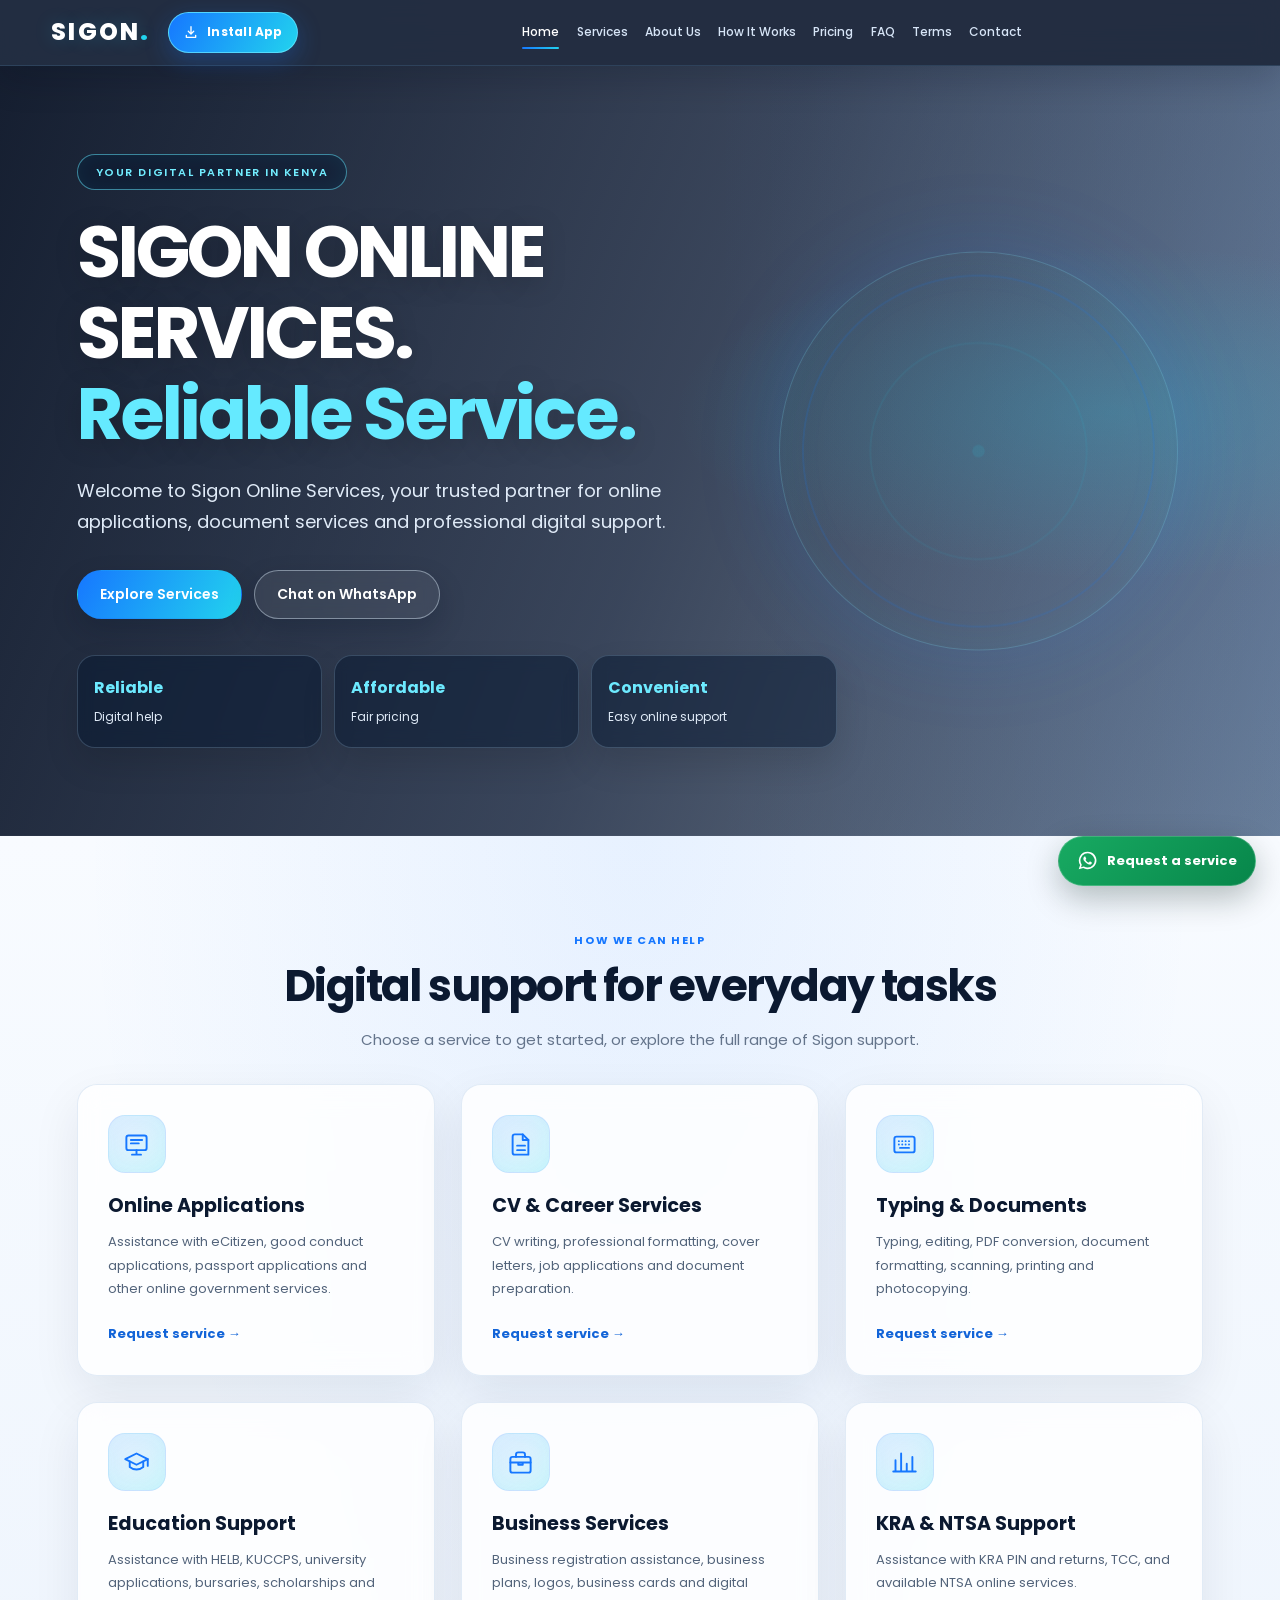
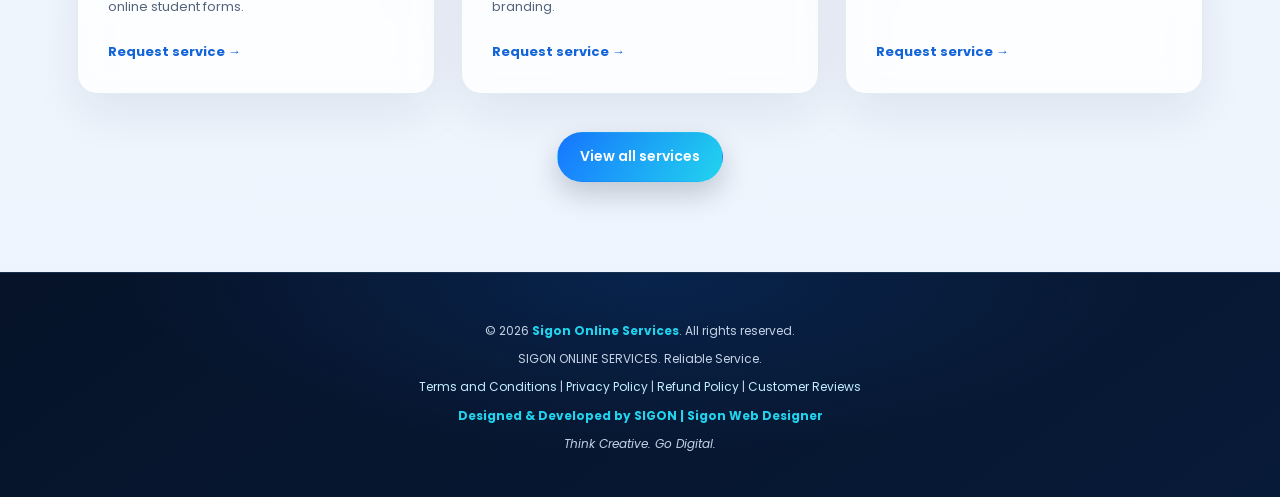
<file: index.html>
<!DOCTYPE html>
<html lang="en">
<head>
    <meta charset="UTF-8">
    <meta name="viewport" content="width=device-width, initial-scale=1.0">

    <title>SIGON ONLINE SERVICES</title>
    <meta name="description" content="Sigon Online Services offers reliable online applications, career support, document services, health and social service registrations, digital accounts, design and business support in Kenya.">
    <meta name="theme-color" content="#07152f">
    <meta name="mobile-web-app-capable" content="yes">
    <meta name="apple-mobile-web-app-capable" content="yes">
    <meta name="apple-mobile-web-app-status-bar-style" content="black-translucent">
    <meta name="apple-mobile-web-app-title" content="Sigon">
    <link rel="manifest" href="manifest.json">
    <link rel="icon" type="image/png" sizes="192x192" href="assets/icon-192.png">
    <link rel="apple-touch-icon" href="assets/icon-192.png">

    <link rel="preconnect" href="https://fonts.googleapis.com">
    <link rel="preconnect" href="https://fonts.gstatic.com" crossorigin>
    <link href="https://fonts.googleapis.com/css2?family=Poppins:wght@300;400;500;600;700;800&display=swap" rel="stylesheet">

    <link rel="stylesheet" href="style.css">
</head>

<body>

<div class="welcome-intro" id="welcomeIntro" aria-hidden="true">
    <div class="intro-grid" aria-hidden="true"></div>
    <div class="intro-beam intro-beam-one" aria-hidden="true"></div>
    <div class="intro-beam intro-beam-two" aria-hidden="true"></div>
    <div class="intro-particles" aria-hidden="true">
        <span></span><span></span><span></span><span></span>
        <span></span><span></span><span></span><span></span>
    </div>
    <div class="intro-content">
        <div class="intro-orbit" aria-hidden="true"></div>
        <p class="intro-logo">SIGON<span>.</span></p>
        <p class="intro-title">Reliable Service.</p>
        <p class="intro-subtitle">Your digital partner in Kenya</p>
    </div>
    <div class="intro-loader">
        <p>Opening Sigon Online Services</p>
        <div class="intro-progress" id="introProgress" role="progressbar"
             aria-label="Opening Sigon Online Services" aria-valuemin="0"
             aria-valuemax="100" aria-valuenow="0">
            <span id="introProgressFill"></span>
        </div>
        <span class="intro-percent" id="introPercent">0%</span>
    </div>
</div>

<header>
    <div class="navbar">
        <a class="logo" href="index.html">SIGON<span>.</span></a>

        <div class="nav-actions">
            <button type="button" class="install-app-button" id="installAppButton" hidden>
                <svg viewBox="0 0 24 24" aria-hidden="true">
                    <path d="M12 3a1 1 0 0 1 1 1v8.59l2.3-2.3a1 1 0 1 1 1.4 1.42l-4 4a1 1 0 0 1-1.4 0l-4-4a1 1 0 1 1 1.4-1.42l2.3 2.3V4a1 1 0 0 1 1-1ZM5 16a1 1 0 0 1 1 1v2h12v-2a1 1 0 1 1 2 0v3a1 1 0 0 1-1 1H5a1 1 0 0 1-1-1v-3a1 1 0 0 1 1-1Z"/>
                </svg>
                <span>Install App</span>
            </button>
        </div>

        <button class="menu-btn" id="menuBtn"
                aria-label="Toggle navigation"
                aria-expanded="false">☰</button>

        <nav id="navMenu" class="nav-links" aria-label="Main navigation">
            <a href="index.html" aria-current="page">Home</a>
            <a href="services.html">Services</a>
            <a href="about.html">About Us</a>
            <a href="how-it-works.html">How It Works</a>
            <a href="pricing.html">Pricing</a>
            <a href="faq.html">FAQ</a>
            <a href="terms.html">Terms</a>
            <a href="contact.html">Contact</a>
        </nav>
    </div>
</header>

<main>
    <section class="hero" id="home">
        <div class="hero-content">
            <span class="tag">YOUR DIGITAL PARTNER IN KENYA</span>

            <h1>SIGON ONLINE SERVICES.<br>
                <span>Reliable Service.</span></h1>

            <p>
                Welcome to Sigon Online Services, your trusted partner for
                online applications, document services and professional digital support.
            </p>

            <div class="buttons">
                <a href="services.html" class="btn btn-primary">Explore Services</a>

                <a href="https://wa.me/254759240255"
                   target="_blank" rel="noopener noreferrer"
                   class="btn btn-outline">
                    <svg class="whatsapp-icon" viewBox="0 0 24 24" aria-hidden="true">
                        <path d="M12.04 2a9.92 9.92 0 0 0-8.48 15.07L2 22l5.08-1.53A9.96 9.96 0 1 0 12.04 2Zm0 18.1a8.13 8.13 0 0 1-4.14-1.13l-.3-.18-3.02.91.93-2.94-.2-.31A8.14 8.14 0 1 1 12.04 20.1Zm4.47-6.1c-.24-.12-1.43-.71-1.65-.79-.22-.08-.38-.12-.54.12-.16.24-.62.79-.76.95-.14.16-.28.18-.52.06-.24-.12-1.01-.37-1.92-1.19-.71-.63-1.19-1.42-1.33-1.66-.14-.24-.02-.37.1-.49.11-.1.24-.28.36-.42.12-.14.16-.24.24-.4.08-.16.04-.3-.02-.42-.06-.12-.54-1.31-.74-1.79-.2-.47-.4-.4-.54-.4h-.46c-.16 0-.42.06-.64.3-.22.24-.84.82-.84 2s.86 2.32.98 2.48c.12.16 1.69 2.58 4.09 3.62.57.25 1.01.4 1.35.51.57.18 1.09.15 1.5.09.46-.07 1.43-.58 1.63-1.15.2-.57.2-1.06.14-1.16-.06-.1-.22-.16-.46-.28Z"/>
                    </svg>
                    Chat on WhatsApp
                </a>
            </div>

            <div class="stats">
                <div class="stat">
                    <strong>Reliable</strong>
                    <span>Digital help</span>
                </div>
                <div class="stat">
                    <strong>Affordable</strong>
                    <span>Fair pricing</span>
                </div>
                <div class="stat">
                    <strong>Convenient</strong>
                    <span>Easy online support</span>
                </div>
            </div>
        </div>
    </section>

    <section class="services home-services" id="services" aria-labelledby="homeServicesTitle">
        <div class="section-head">
            <span class="services-eyebrow">HOW WE CAN HELP</span>
            <h2 id="homeServicesTitle">Digital support for everyday tasks</h2>
            <p>Choose a service to get started, or explore the full range of Sigon support.</p>
        </div>

        <div class="service-grid">
            <article class="service-card">
                <div class="service-icon" aria-hidden="true">
                    <svg viewBox="0 0 24 24"><rect x="3" y="4" width="18" height="13" rx="2"/><path d="M8 21h8m-4-4v4M7 8h10m-10 3h7"/></svg>
                </div>
                <h3>Online Applications</h3>
                <p>Assistance with eCitizen, good conduct applications, passport applications and other online government services.</p>
                <a href="contact.html?service=Online%20Applications" data-service="Online Applications">Request service →</a>
            </article>
            <article class="service-card">
                <div class="service-icon" aria-hidden="true">
                    <svg viewBox="0 0 24 24"><path d="M7 3h7l5 5v13H7a2 2 0 0 1-2-2V5a2 2 0 0 1 2-2Z"/><path d="M14 3v5h5M9 13h7m-7 4h7"/></svg>
                </div>
                <h3>CV &amp; Career Services</h3>
                <p>CV writing, professional formatting, cover letters, job applications and document preparation.</p>
                <a href="contact.html?service=CV%20and%20Career%20Services" data-service="CV and Career Services">Request service →</a>
            </article>
            <article class="service-card">
                <div class="service-icon" aria-hidden="true">
                    <svg viewBox="0 0 24 24"><rect x="3" y="5" width="18" height="14" rx="2"/><path d="M7 9h.01M10 9h.01M13 9h.01M16 9h.01M7 12h.01M10 12h.01M13 12h.01M16 12h.01M8 15h8"/></svg>
                </div>
                <h3>Typing &amp; Documents</h3>
                <p>Typing, editing, PDF conversion, document formatting, scanning, printing and photocopying.</p>
                <a href="contact.html?service=Typing%20and%20Documents" data-service="Typing and Documents">Request service →</a>
            </article>
            <article class="service-card">
                <div class="service-icon" aria-hidden="true">
                    <svg viewBox="0 0 24 24"><path d="m2 9 10-5 10 5-10 5L2 9Z"/><path d="M6 11v5c3.5 3 8.5 3 12 0v-5M22 9v6"/></svg>
                </div>
                <h3>Education Support</h3>
                <p>Assistance with HELB, KUCCPS, university applications, bursaries, scholarships and online student forms.</p>
                <a href="contact.html?service=Education%20Support" data-service="Education Support">Request service →</a>
            </article>
            <article class="service-card">
                <div class="service-icon" aria-hidden="true">
                    <svg viewBox="0 0 24 24"><rect x="3" y="7" width="18" height="14" rx="2"/><path d="M8 7V5a2 2 0 0 1 2-2h4a2 2 0 0 1 2 2v2m-13 5h18m-11 0v2h4v-2"/></svg>
                </div>
                <h3>Business Services</h3>
                <p>Business registration assistance, business plans, logos, business cards and digital branding.</p>
                <a href="contact.html?service=Business%20Services" data-service="Business Services">Request service →</a>
            </article>
            <article class="service-card">
                <div class="service-icon" aria-hidden="true">
                    <svg viewBox="0 0 24 24"><path d="M4 20V10m5 10V4m5 16v-7m5 7V7M2 20h20"/></svg>
                </div>
                <h3>KRA &amp; NTSA Support</h3>
                <p>Assistance with KRA PIN and returns, TCC, and available NTSA online services.</p>
                <a href="contact.html?service=KRA%20and%20NTSA%20Support" data-service="KRA and NTSA Support">Request service →</a>
            </article>
        </div>

        <div class="home-services-action">
            <a href="services.html" class="btn btn-primary">View all services</a>
        </div>
    </section>

</main>

<footer>
    <p>© <span id="year"></span> <strong>Sigon Online Services</strong>.
       All rights reserved.</p>
    <p>SIGON ONLINE SERVICES. Reliable Service.</p>
    <p><a href="terms.html">Terms and Conditions</a> | <a href="terms.html#privacy-policy">Privacy Policy</a> | <a href="terms.html#refund-policy">Refund Policy</a> | <a href="reviews.html">Customer Reviews</a></p>
    <p><strong>Designed &amp; Developed by SIGON | Sigon Web Designer</strong></p>
    <p><em>Think Creative. Go Digital.</em></p>
</footer>

<a class="whatsapp-float"
   href="https://wa.me/254759240255?text=Hello%20Sigon%20Online%20Services%2C%20I%20would%20like%20to%20request%20a%20service."
   target="_blank" rel="noopener noreferrer"
   aria-label="Request a service from Sigon on WhatsApp at +254 759 240 255">
    <svg viewBox="0 0 24 24" aria-hidden="true">
        <path d="M12.04 2a9.92 9.92 0 0 0-8.48 15.07L2 22l5.08-1.53A9.96 9.96 0 1 0 12.04 2Zm0 18.1a8.13 8.13 0 0 1-4.14-1.13l-.3-.18-3.02.91.93-2.94-.2-.31A8.14 8.14 0 1 1 12.04 20.1Zm4.47-6.1c-.24-.12-1.43-.71-1.65-.79-.22-.08-.38-.12-.54.12-.16.24-.62.79-.76.95-.14.16-.28.18-.52.06-.24-.12-1.01-.37-1.92-1.19-.71-.63-1.19-1.42-1.33-1.66-.14-.24-.02-.37.1-.49.11-.1.24-.28.36-.42.12-.14.16-.24.24-.4.08-.16.04-.3-.02-.42-.06-.12-.54-1.31-.74-1.79-.2-.47-.4-.4-.54-.4h-.46c-.16 0-.42.06-.64.3-.22.24-.84.82-.84 2s.86 2.32.98 2.48c.12.16 1.69 2.58 4.09 3.62.57.25 1.01.4 1.35.51.57.18 1.09.15 1.5.09.46-.07 1.43-.58 1.63-1.15.2-.57.2-1.06.14-1.16-.06-.1-.22-.16-.46-.28Z"/>
    </svg>
    Request a service
</a>

<dialog class="install-help-dialog" id="installHelpDialog"
        aria-labelledby="installHelpTitle" aria-describedby="installHelpDescription">
    <div class="install-help-content">
        <button type="button" class="install-help-close" id="installHelpClose"
                aria-label="Close installation instructions">×</button>
        <span class="install-help-icon" aria-hidden="true">↓</span>
        <h2 id="installHelpTitle">Install Sigon Online Services</h2>
        <div id="installHelpDescription"></div>
    </div>
</dialog>

<script src="script.js" defer></script>

</body>
</html>
</file>
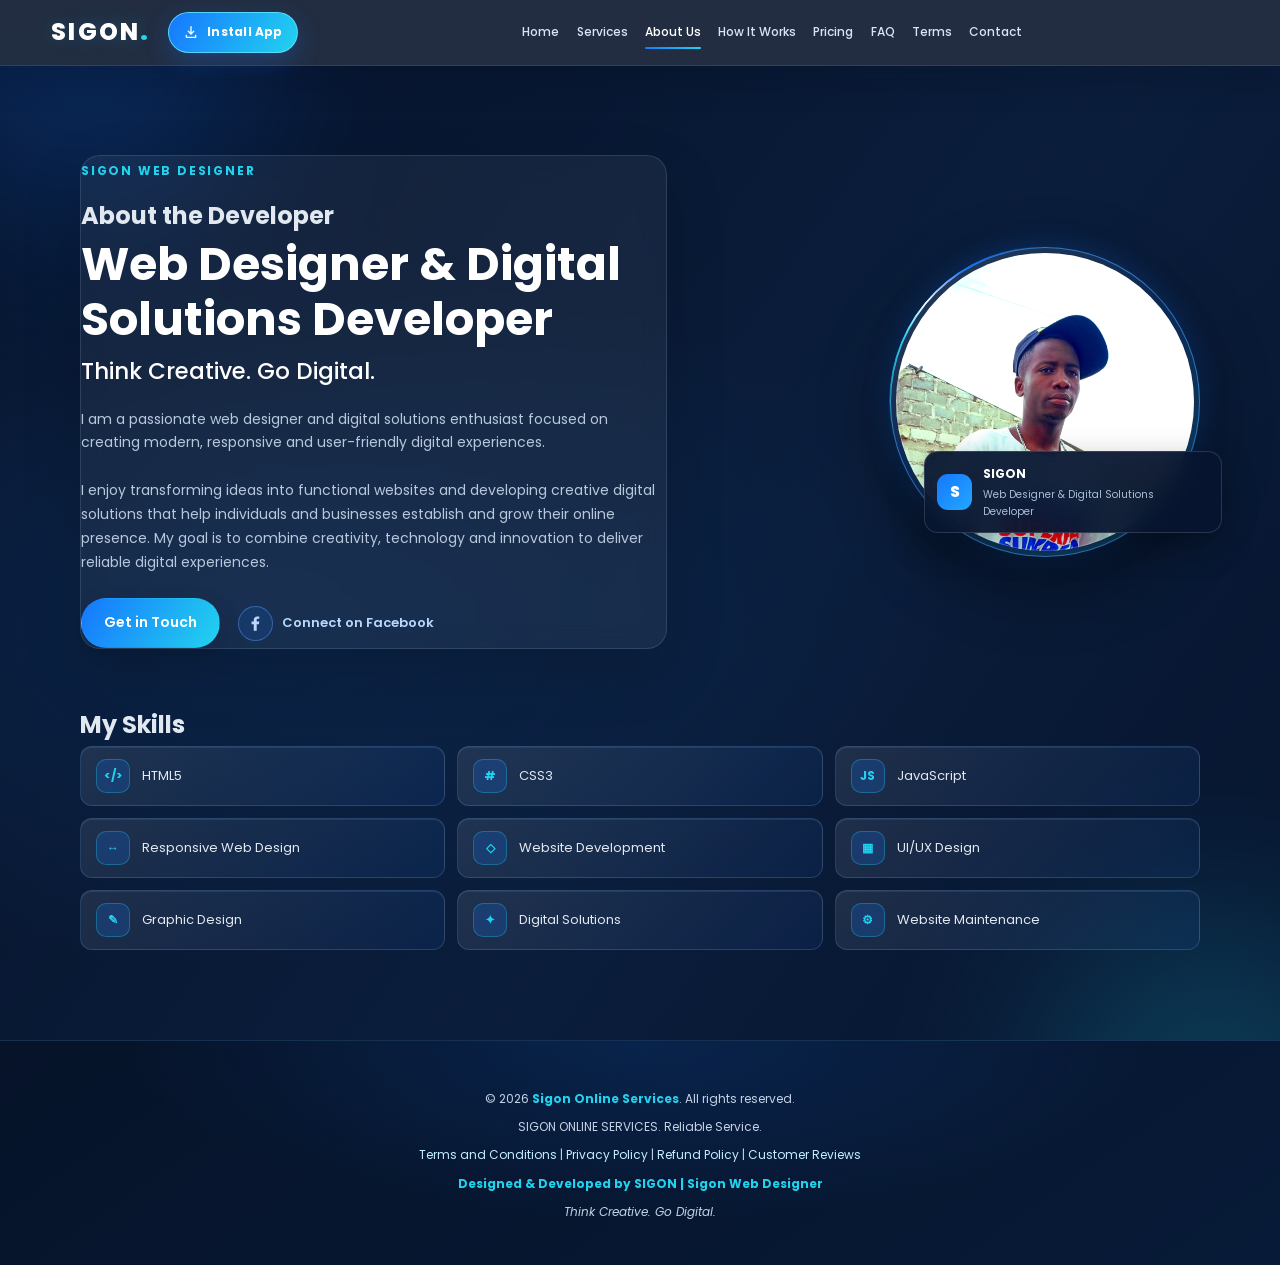
<file: about.html>
<!DOCTYPE html>
<html lang="en">
<head>
    <meta charset="UTF-8">
    <meta name="viewport" content="width=device-width, initial-scale=1.0">
    <title>About Us | SIGON ONLINE SERVICES</title>
    <meta name="description" content="Meet SIGON, Web Designer and Digital Solutions Developer behind Sigon Online Services.">
    <meta name="theme-color" content="#07152f">
    <meta name="mobile-web-app-capable" content="yes">
    <meta name="apple-mobile-web-app-capable" content="yes">
    <meta name="apple-mobile-web-app-status-bar-style" content="black-translucent">
    <link rel="manifest" href="manifest.json">
    <link rel="icon" type="image/png" sizes="192x192" href="assets/icon-192.png">
    <link rel="apple-touch-icon" href="assets/icon-192.png">
    <link rel="preconnect" href="https://fonts.googleapis.com">
    <link rel="preconnect" href="https://fonts.gstatic.com" crossorigin>
    <link href="https://fonts.googleapis.com/css2?family=Poppins:wght@300;400;500;600;700;800&display=swap" rel="stylesheet">
    <link rel="stylesheet" href="style.css">
</head>
<body>
<header>
    <div class="navbar">
        <a class="logo" href="index.html">SIGON<span>.</span></a>
        <button class="menu-btn" id="menuBtn" aria-label="Toggle navigation" aria-expanded="false">☰</button>
        <nav id="navMenu" class="nav-links" aria-label="Main navigation"><div class="nav-actions">
                <button type="button" class="install-app-button" id="installAppButton" hidden>
                    <svg viewBox="0 0 24 24" aria-hidden="true"><path d="M12 3a1 1 0 0 1 1 1v8.59l2.3-2.3a1 1 0 1 1 1.4 1.42l-4 4a1 1 0 0 1-1.4 0l-4-4a1 1 0 1 1 1.4-1.42l2.3 2.3V4a1 1 0 0 1 1-1ZM5 16a1 1 0 0 1 1 1v2h12v-2a1 1 0 1 1 2 0v3a1 1 0 0 1-1 1H5a1 1 0 0 1-1-1v-3a1 1 0 0 1 1-1Z"/></svg>
                    <span>Install Sigon App</span>
                </button>
            </div>
<a href="index.html">Home</a>
            <a href="services.html">Services</a>
            <a href="about.html" aria-current="page">About Us</a>
            <a href="how-it-works.html">How It Works</a>
            <a href="pricing.html">Pricing</a>
            <a href="faq.html">FAQ</a>
            <a href="terms.html">Terms</a>
            <a href="contact.html">Contact</a>
</nav>
    </div>
</header>

<main>
    <section class="founder-section" id="about" aria-labelledby="founderTitle">
        <div class="founder-glow founder-glow-one" aria-hidden="true"></div>
        <div class="founder-glow founder-glow-two" aria-hidden="true"></div>
        <div class="founder-wrap">
            <div class="founder-copy">
                <span class="founder-eyebrow">SIGON WEB DESIGNER</span>
                <h1 id="founderTitle">About the Developer</h1>
                <h2>Web Designer &amp; Digital Solutions Developer</h2>
                <p class="founder-quote">Think Creative. Go Digital.</p>
                <p class="founder-description">I am a passionate web designer and digital solutions enthusiast focused on creating modern, responsive and user-friendly digital experiences.</p>
                <p class="founder-description">I enjoy transforming ideas into functional websites and developing creative digital solutions that help individuals and businesses establish and grow their online presence. My goal is to combine creativity, technology and innovation to deliver reliable digital experiences.</p>
                <div class="founder-actions">
                    <a href="contact.html" class="btn btn-primary">Get in Touch</a>
                    <a href="https://www.facebook.com/Nur.backup" target="_blank" rel="noopener noreferrer" class="founder-facebook" aria-label="Visit Ibrahim Alula Makokha on Facebook">
                        <svg viewBox="0 0 24 24" aria-hidden="true"><path d="M13.5 21v-8.2h2.8l.4-3.2h-3.2V7.5c0-.9.3-1.6 1.6-1.6h1.7V3.1c-.3 0-1.4-.1-2.6-.1-2.6 0-4.4 1.6-4.4 4.5v2.1H7v3.2h2.8V21h3.7Z"/></svg>
                        <span>Connect on Facebook</span>
                    </a>
                </div>
            </div>
            <figure class="founder-portrait">
                <div class="founder-photo-frame">
                    <img src="assets/ibrahim-alula-makokha.jpg" alt="Profile photo of SIGON, Web Designer and Digital Solutions Developer" width="526" height="1130">
                </div>
                <figcaption>
                    <span class="founder-caption-mark" aria-hidden="true">S</span>
                    <span><strong>SIGON</strong><small>Web Designer &amp; Digital Solutions Developer</small></span>
                </figcaption>
            </figure>
        </div>
        <div class="developer-skills" aria-label="Technical skills">
            <h2>My Skills</h2>
            <div class="developer-skills-grid">
                <div class="developer-skill"><span aria-hidden="true">&lt;/&gt;</span>HTML5</div>
                <div class="developer-skill"><span aria-hidden="true">#</span>CSS3</div>
                <div class="developer-skill"><span aria-hidden="true">JS</span>JavaScript</div>
                <div class="developer-skill"><span aria-hidden="true">&#8596;</span>Responsive Web Design</div>
                <div class="developer-skill"><span aria-hidden="true">&#9671;</span>Website Development</div>
                <div class="developer-skill"><span aria-hidden="true">&#9638;</span>UI/UX Design</div>
                <div class="developer-skill"><span aria-hidden="true">&#9998;</span>Graphic Design</div>
                <div class="developer-skill"><span aria-hidden="true">&#10022;</span>Digital Solutions</div>
                <div class="developer-skill"><span aria-hidden="true">&#9881;</span>Website Maintenance</div>
            </div>
        </div>
    </section>
</main>

<footer>
    <p>© <span id="year"></span> <strong>Sigon Online Services</strong>. All rights reserved.</p>
    <p>SIGON ONLINE SERVICES. Reliable Service.</p>
    <p><a href="terms.html">Terms and Conditions</a> | <a href="terms.html#privacy-policy">Privacy Policy</a> | <a href="terms.html#refund-policy">Refund Policy</a> | <a href="reviews.html">Customer Reviews</a></p>
    <p><strong>Designed &amp; Developed by SIGON | Sigon Web Designer</strong></p>
    <p><em>Think Creative. Go Digital.</em></p>
</footer>

<dialog class="install-help-dialog" id="installHelpDialog" aria-labelledby="installHelpTitle" aria-describedby="installHelpDescription">
    <div class="install-help-content">
        <button type="button" class="install-help-close" id="installHelpClose" aria-label="Close installation instructions">×</button>
        <span class="install-help-icon" aria-hidden="true">↓</span>
        <h2 id="installHelpTitle">Install Sigon Online Services</h2>
        <div id="installHelpDescription"></div>
    </div>
</dialog>

<script src="script.js" defer></script>
</body>
</html>
</file>
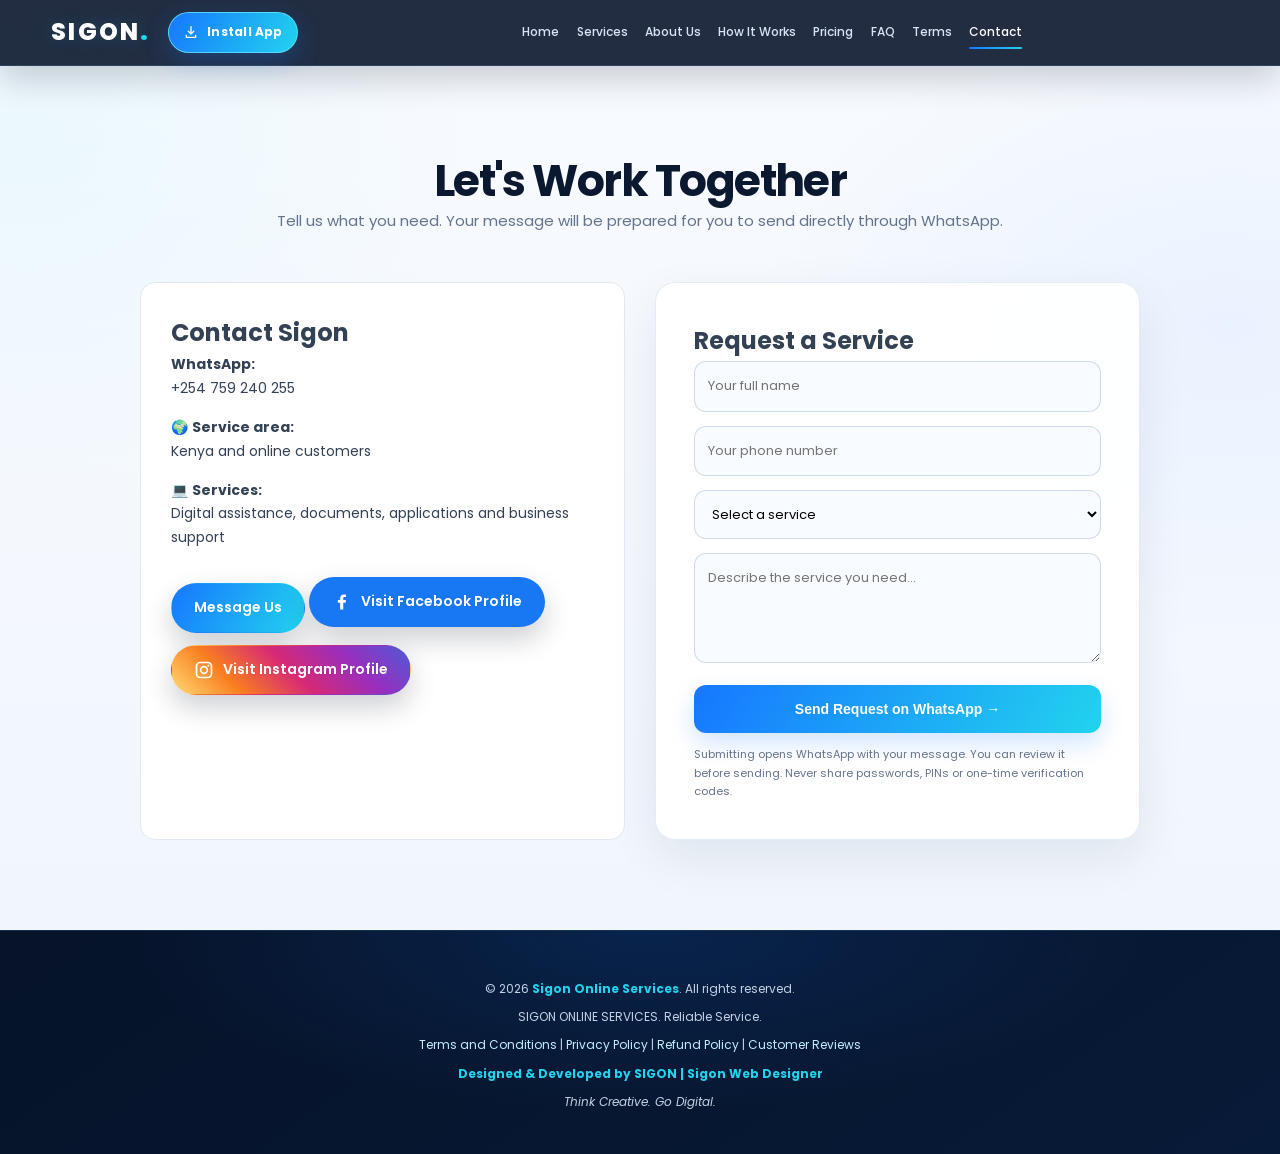
<file: contact.html>
<!DOCTYPE html>
<html lang="en">
<head>
    <meta charset="UTF-8">
    <meta name="viewport" content="width=device-width, initial-scale=1.0">
    <title>Contact | SIGON ONLINE SERVICES</title>
    <meta name="description" content="Contact Sigon Online Services for digital assistance, service requests and custom quotations.">
    <meta name="theme-color" content="#07152f">
    <meta name="mobile-web-app-capable" content="yes">
    <meta name="apple-mobile-web-app-capable" content="yes">
    <meta name="apple-mobile-web-app-status-bar-style" content="black-translucent">
    <link rel="manifest" href="manifest.json">
    <link rel="icon" type="image/png" sizes="192x192" href="assets/icon-192.png">
    <link rel="apple-touch-icon" href="assets/icon-192.png">
    <link rel="preconnect" href="https://fonts.googleapis.com">
    <link rel="preconnect" href="https://fonts.gstatic.com" crossorigin>
    <link href="https://fonts.googleapis.com/css2?family=Poppins:wght@300;400;500;600;700;800&display=swap" rel="stylesheet">
    <link rel="stylesheet" href="style.css">
</head>
<body>
<header>
    <div class="navbar">
        <a class="logo" href="index.html">SIGON<span>.</span></a>
        <button class="menu-btn" id="menuBtn" aria-label="Toggle navigation" aria-expanded="false">☰</button>
        <nav id="navMenu" class="nav-links" aria-label="Main navigation"><div class="nav-actions">
                <button type="button" class="install-app-button" id="installAppButton" hidden>
                    <svg viewBox="0 0 24 24" aria-hidden="true"><path d="M12 3a1 1 0 0 1 1 1v8.59l2.3-2.3a1 1 0 1 1 1.4 1.42l-4 4a1 1 0 0 1-1.4 0l-4-4a1 1 0 1 1 1.4-1.42l2.3 2.3V4a1 1 0 0 1 1-1ZM5 16a1 1 0 0 1 1 1v2h12v-2a1 1 0 1 1 2 0v3a1 1 0 0 1-1 1H5a1 1 0 0 1-1-1v-3a1 1 0 0 1 1-1Z"/></svg>
                    <span>Install Sigon App</span>
                </button>
            </div>
<a href="index.html">Home</a>
            <a href="services.html">Services</a>
            <a href="about.html">About Us</a>
            <a href="how-it-works.html">How It Works</a>
            <a href="pricing.html">Pricing</a>
            <a href="faq.html">FAQ</a>
            <a href="terms.html">Terms</a>
            <a href="contact.html" aria-current="page">Contact</a>
</nav>
    </div>
</header>

<main>
    <section class="contact" id="contact">
        <div class="section-head">
            <h1>Let's Work Together</h1>
            <p>Tell us what you need. Your message will be prepared for you to send directly through WhatsApp.</p>
        </div>
        <div class="contact-wrap">
            <div class="contact-info">
                <h2>Contact Sigon</h2>
                <p>
                    <svg class="whatsapp-icon whatsapp-contact-icon" viewBox="0 0 24 24" aria-hidden="true">
                        <path d="M12.04 2a9.92 9.92 0 0 0-8.48 15.07L2 22l5.08-1.53A9.96 9.96 0 1 0 12.04 2Zm0 18.1a8.13 8.13 0 0 1-4.14-1.13l-.3-.18-3.02.91.93-2.94-.2-.31A8.14 8.14 0 1 1 12.04 20.1Zm4.47-6.1c-.24-.12-1.43-.71-1.65-.79-.22-.08-.38-.12-.54.12-.16.24-.62.79-.76.95-.14.16-.28.18-.52.06-.24-.12-1.01-.37-1.92-1.19-.71-.63-1.19-1.42-1.33-1.66-.14-.24-.02-.37.1-.49.11-.1.24-.28.36-.42.12-.14.16-.24.24-.4.08-.16.04-.3-.02-.42-.06-.12-.54-1.31-.74-1.79-.2-.47-.4-.4-.54-.4h-.46c-.16 0-.42.06-.64.3-.22.24-.84.82-.84 2s.86 2.32.98 2.48c.12.16 1.69 2.58 4.09 3.62.57.25 1.01.4 1.35.51.57.18 1.09.15 1.5.09.46-.07 1.43-.58 1.63-1.15.2-.57.2-1.06.14-1.16-.06-.1-.22-.16-.46-.28Z"/>
                    </svg>
                    <strong>WhatsApp:</strong><br>
                    +254 759 240 255
                </p>
                <p>🌍 <strong>Service area:</strong><br>Kenya and online customers</p>
                <p>💻 <strong>Services:</strong><br>Digital assistance, documents, applications and business support</p>
                <a href="https://wa.me/254759240255" target="_blank" rel="noopener noreferrer" class="btn btn-primary">
                    <svg class="whatsapp-icon" viewBox="0 0 24 24" aria-hidden="true"><path d="M12.04 2a9.92 9.92 0 0 0-8.48 15.07L2 22l5.08-1.53A9.96 9.96 0 1 0 12.04 2Zm0 18.1a8.13 8.13 0 0 1-4.14-1.13l-.3-.18-3.02.91.93-2.94-.2-.31A8.14 8.14 0 1 1 12.04 20.1Zm4.47-6.1c-.24-.12-1.43-.71-1.65-.79-.22-.08-.38-.12-.54.12-.16.24-.62.79-.76.95-.14.16-.28.18-.52.06-.24-.12-1.01-.37-1.92-1.19-.71-.63-1.19-1.42-1.33-1.66-.14-.24-.02-.37.1-.49.11-.1.24-.28.36-.42.12-.14.16-.24.24-.4.08-.16.04-.3-.02-.42-.06-.12-.54-1.31-.74-1.79-.2-.47-.4-.4-.54-.4h-.46c-.16 0-.42.06-.64.3-.22.24-.84.82-.84 2s.86 2.32.98 2.48c.12.16 1.69 2.58 4.09 3.62.57.25 1.01.4 1.35.51.57.18 1.09.15 1.5.09.46-.07 1.43-.58 1.63-1.15.2-.57.2-1.06.14-1.16-.06-.1-.22-.16-.46-.28Z"/></svg>
                    Message Us
                </a>
                <a href="https://www.facebook.com/Nur.backup" target="_blank" rel="noopener noreferrer" class="btn facebook-link" aria-label="Visit Sigon on Facebook">
                    <svg class="facebook-icon" viewBox="0 0 24 24" aria-hidden="true"><path d="M13.5 21v-8.2h2.8l.4-3.2h-3.2V7.5c0-.9.3-1.6 1.6-1.6h1.7V3.1c-.3 0-1.4-.1-2.6-.1-2.6 0-4.4 1.6-4.4 4.5v2.1H7v3.2h2.8V21h3.7Z"/></svg>
                    Visit Facebook Profile
                </a>
                <a href="https://www.instagram.com/n.u.r._ke/" target="_blank" rel="noopener noreferrer" class="btn instagram-link" aria-label="Visit Sigon on Instagram">
                    <svg class="instagram-icon" viewBox="0 0 24 24" aria-hidden="true"><path d="M7.5 2h9A5.5 5.5 0 0 1 22 7.5v9a5.5 5.5 0 0 1-5.5 5.5h-9A5.5 5.5 0 0 1 2 16.5v-9A5.5 5.5 0 0 1 7.5 2Zm0 2A3.5 3.5 0 0 0 4 7.5v9A3.5 3.5 0 0 0 7.5 20h9a3.5 3.5 0 0 0 3.5-3.5v-9A3.5 3.5 0 0 0 16.5 4h-9ZM12 7a5 5 0 1 1 0 10 5 5 0 0 1 0-10Zm0 2a3 3 0 1 0 0 6 3 3 0 0 0 0-6Zm5.25-3.5a1.25 1.25 0 1 1 0 2.5 1.25 1.25 0 0 1 0-2.5Z"/></svg>
                    Visit Instagram Profile
                </a>
            </div>

            <form class="contact-form" id="contactForm">
                <h2>Request a Service</h2>
                <input type="text" id="customerName" placeholder="Your full name" required>
                <input type="tel" id="customerPhone" placeholder="Your phone number" required>
                <select id="serviceChoice" required>
                    <option value="">Select a service</option>
                    <option>Online Applications</option>
                    <option>CV and Career Services</option>
                    <option>Typing and Documents</option>
                    <option>Education Support</option>
                    <option>Business Services</option>
                    <option>KRA and NTSA Support</option>
                    <option>Health and Social Services</option>
                    <option>Job Search and Applications</option>
                    <option>Email and Digital Accounts</option>
                    <option>Online Bookings</option>
                    <option>Graphic Design and Social Media</option>
                    <option>Research and Data Entry</option>
                    <option>Other Service</option>
                </select>
                <textarea id="customerMessage" placeholder="Describe the service you need..." required></textarea>
                <button type="submit" class="btn btn-primary">Send Request on WhatsApp →</button>
                <p class="note">Submitting opens WhatsApp with your message. You can review it before sending. Never share passwords, PINs or one-time verification codes.</p>
            </form>
        </div>
    </section>
</main>

<footer>
    <p>© <span id="year"></span> <strong>Sigon Online Services</strong>. All rights reserved.</p>
    <p>SIGON ONLINE SERVICES. Reliable Service.</p>
    <p><a href="terms.html">Terms and Conditions</a> | <a href="terms.html#privacy-policy">Privacy Policy</a> | <a href="terms.html#refund-policy">Refund Policy</a> | <a href="reviews.html">Customer Reviews</a></p>
    <p><strong>Designed &amp; Developed by SIGON | Sigon Web Designer</strong></p>
    <p><em>Think Creative. Go Digital.</em></p>
</footer>

<dialog class="install-help-dialog" id="installHelpDialog" aria-labelledby="installHelpTitle" aria-describedby="installHelpDescription">
    <div class="install-help-content">
        <button type="button" class="install-help-close" id="installHelpClose" aria-label="Close installation instructions">×</button>
        <span class="install-help-icon" aria-hidden="true">↓</span>
        <h2 id="installHelpTitle">Install Sigon Online Services</h2>
        <div id="installHelpDescription"></div>
    </div>
</dialog>

<script src="script.js" defer></script>
</body>
</html>
</file>
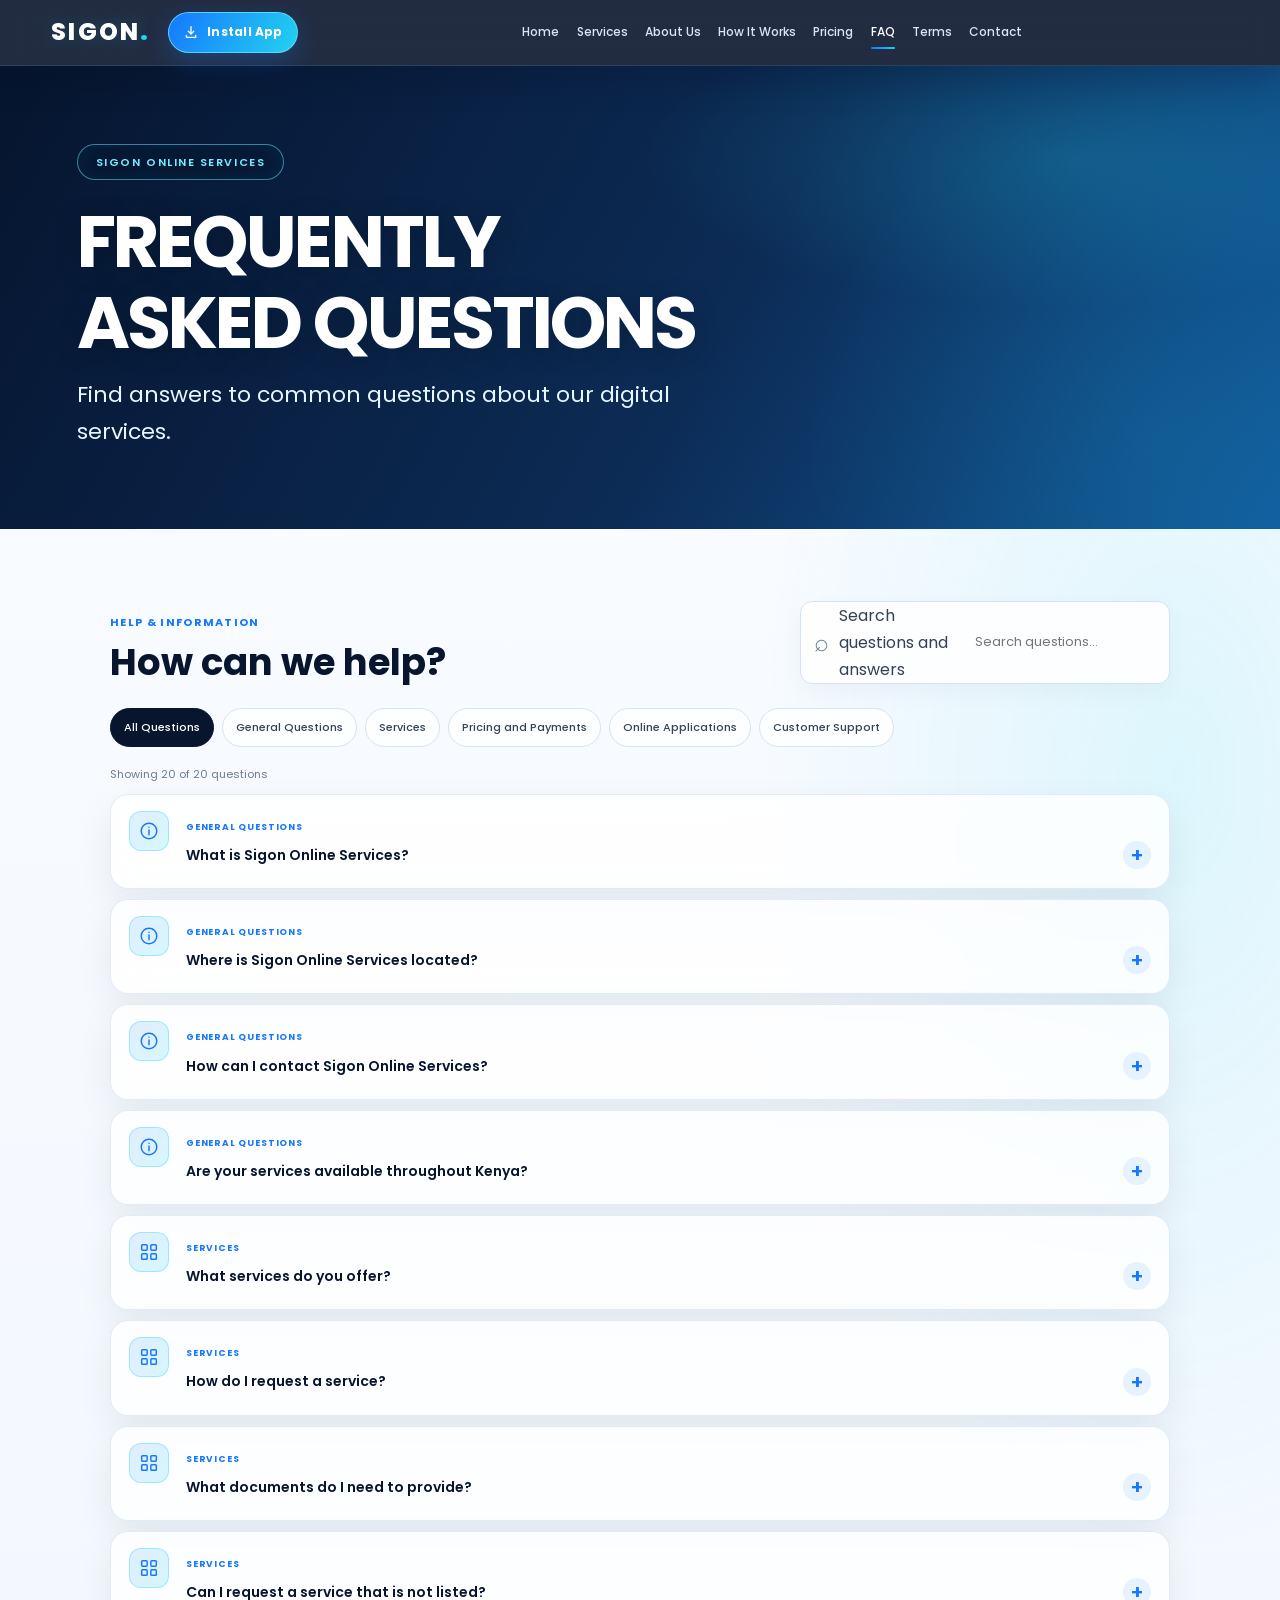
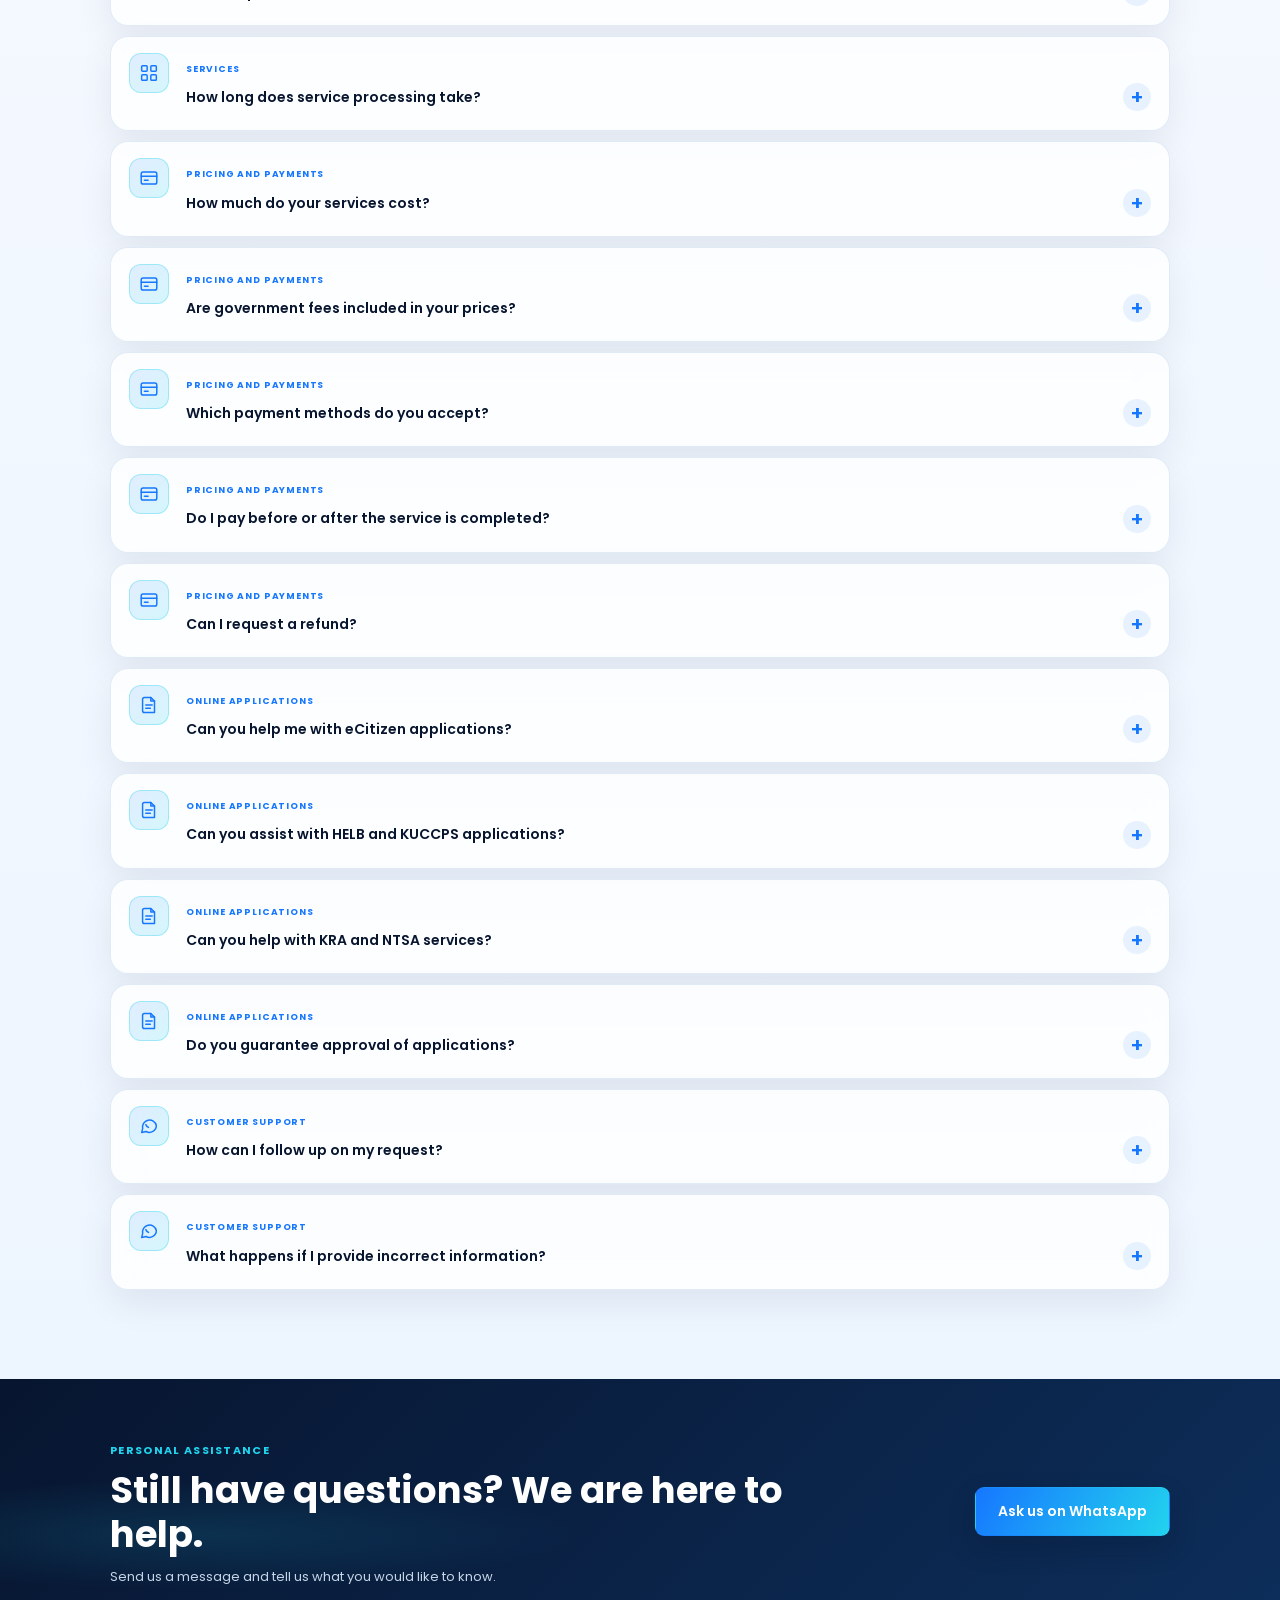
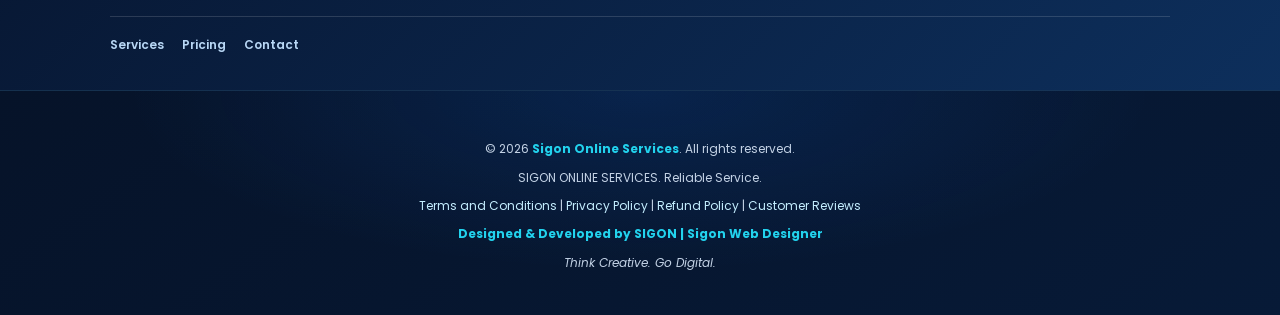
<file: faq.html>
<!DOCTYPE html>
<html lang="en">
<head>
    <meta charset="UTF-8">
    <meta name="viewport" content="width=device-width, initial-scale=1.0">
    <title>Frequently Asked Questions | SIGON ONLINE SERVICES</title>
    <meta name="description" content="Find answers to common questions about Sigon Online Services, digital assistance, pricing, payments and support.">
    <meta name="theme-color" content="#07152f">
    <meta name="mobile-web-app-capable" content="yes">
    <meta name="apple-mobile-web-app-capable" content="yes">
    <meta name="apple-mobile-web-app-status-bar-style" content="black-translucent">
    <link rel="manifest" href="manifest.json">
    <link rel="icon" type="image/png" sizes="192x192" href="assets/icon-192.png">
    <link rel="apple-touch-icon" href="assets/icon-192.png">
    <link rel="preconnect" href="https://fonts.googleapis.com">
    <link rel="preconnect" href="https://fonts.gstatic.com" crossorigin>
    <link href="https://fonts.googleapis.com/css2?family=Poppins:wght@300;400;500;600;700;800&display=swap" rel="stylesheet">
    <link rel="stylesheet" href="style.css">
</head>
<body class="faq-page">
<header>
    <div class="navbar">
        <a class="logo" href="index.html#home">SIGON<span>.</span></a>
        <button class="menu-btn" id="menuBtn" aria-label="Toggle navigation" aria-expanded="false">☰</button>
        <nav id="navMenu" class="nav-links" aria-label="Main navigation"><div class="nav-actions">
                <button type="button" class="install-app-button" id="installAppButton" hidden>
                    <svg viewBox="0 0 24 24" aria-hidden="true"><path d="M12 3a1 1 0 0 1 1 1v8.59l2.3-2.3a1 1 0 1 1 1.4 1.42l-4 4a1 1 0 0 1-1.4 0l-4-4a1 1 0 1 1 1.4-1.42l2.3 2.3V4a1 1 0 0 1 1-1ZM5 16a1 1 0 0 1 1 1v2h12v-2a1 1 0 1 1 2 0v3a1 1 0 0 1-1 1H5a1 1 0 0 1-1-1v-3a1 1 0 0 1 1-1Z"/></svg>
                    <span>Install Sigon App</span>
                </button>
            </div>
<a href="index.html">Home</a>
            <a href="services.html">Services</a>
            <a href="about.html">About Us</a>
            <a href="how-it-works.html">How It Works</a>
            <a href="pricing.html">Pricing</a>
            <a href="faq.html" aria-current="page">FAQ</a>
            <a href="terms.html">Terms</a>
            <a href="contact.html">Contact</a>
</nav>
    </div>
</header>

<main>
    <section class="hero faq-hero" aria-labelledby="faqTitle">
        <div class="hero-content">
            <span class="tag">SIGON ONLINE SERVICES</span>
            <h1 id="faqTitle">FREQUENTLY ASKED QUESTIONS</h1>
            <p class="faq-hero-subtitle">Find answers to common questions about our digital services.</p>
        </div>
    </section>

    <section class="faq-content" aria-labelledby="faqBrowseTitle">
        <div class="faq-content-head">
            <div>
                <span class="faq-eyebrow">HELP &amp; INFORMATION</span>
                <h2 id="faqBrowseTitle">How can we help?</h2>
            </div>
            <label class="faq-search">
                <span class="faq-search-icon" aria-hidden="true">⌕</span>
                <span class="faq-visually-hidden">Search questions and answers</span>
                <input id="faqSearch" type="search" placeholder="Search questions..." autocomplete="off">
                <button id="faqClearSearch" type="button" aria-label="Clear search" title="Clear search" hidden>×</button>
            </label>
        </div>

        <div class="faq-filters" id="faqFilters" role="group" aria-label="Filter FAQs by category"></div>
        <p class="faq-results" id="faqResults" role="status" aria-live="polite"></p>
        <div class="faq-list" id="faqList"></div>
    </section>

    <section class="faq-contact" aria-labelledby="faqContactTitle">
        <div class="faq-contact-inner">
            <div>
                <span class="faq-eyebrow">PERSONAL ASSISTANCE</span>
                <h2 id="faqContactTitle">Still have questions? We are here to help.</h2>
                <p>Send us a message and tell us what you would like to know.</p>
            </div>
            <a class="btn btn-primary faq-whatsapp-button" href="https://wa.me/254759240255?text=Hello%20Sigon%20Online%20Services%2C%20I%20have%20a%20question%20about%20your%20services." target="_blank" rel="noopener noreferrer">Ask us on WhatsApp</a>
        </div>
        <div class="faq-related-links" aria-label="Related pages">
            <a href="services.html">Services</a>
            <a href="pricing.html">Pricing</a>
            <a href="contact.html">Contact</a>
        </div>
    </section>
</main>

<footer>
    <p>© <span id="year"></span> <strong>Sigon Online Services</strong>. All rights reserved.</p>
    <p>SIGON ONLINE SERVICES. Reliable Service.</p>
    <p><a href="terms.html">Terms and Conditions</a> | <a href="terms.html#privacy-policy">Privacy Policy</a> | <a href="terms.html#refund-policy">Refund Policy</a> | <a href="reviews.html">Customer Reviews</a></p>
    <p><strong>Designed &amp; Developed by SIGON | Sigon Web Designer</strong></p>
    <p><em>Think Creative. Go Digital.</em></p>
</footer>

<dialog class="install-help-dialog" id="installHelpDialog" aria-labelledby="installHelpTitle" aria-describedby="installHelpDescription">
    <div class="install-help-content">
        <button type="button" class="install-help-close" id="installHelpClose" aria-label="Close installation instructions">×</button>
        <span class="install-help-icon" aria-hidden="true">↓</span>
        <h2 id="installHelpTitle">Install Sigon Online Services</h2>
        <div id="installHelpDescription"></div>
    </div>
</dialog>

<script src="script.js" defer></script>
<script src="faq.js" defer></script>
</body>
</html>
</file>
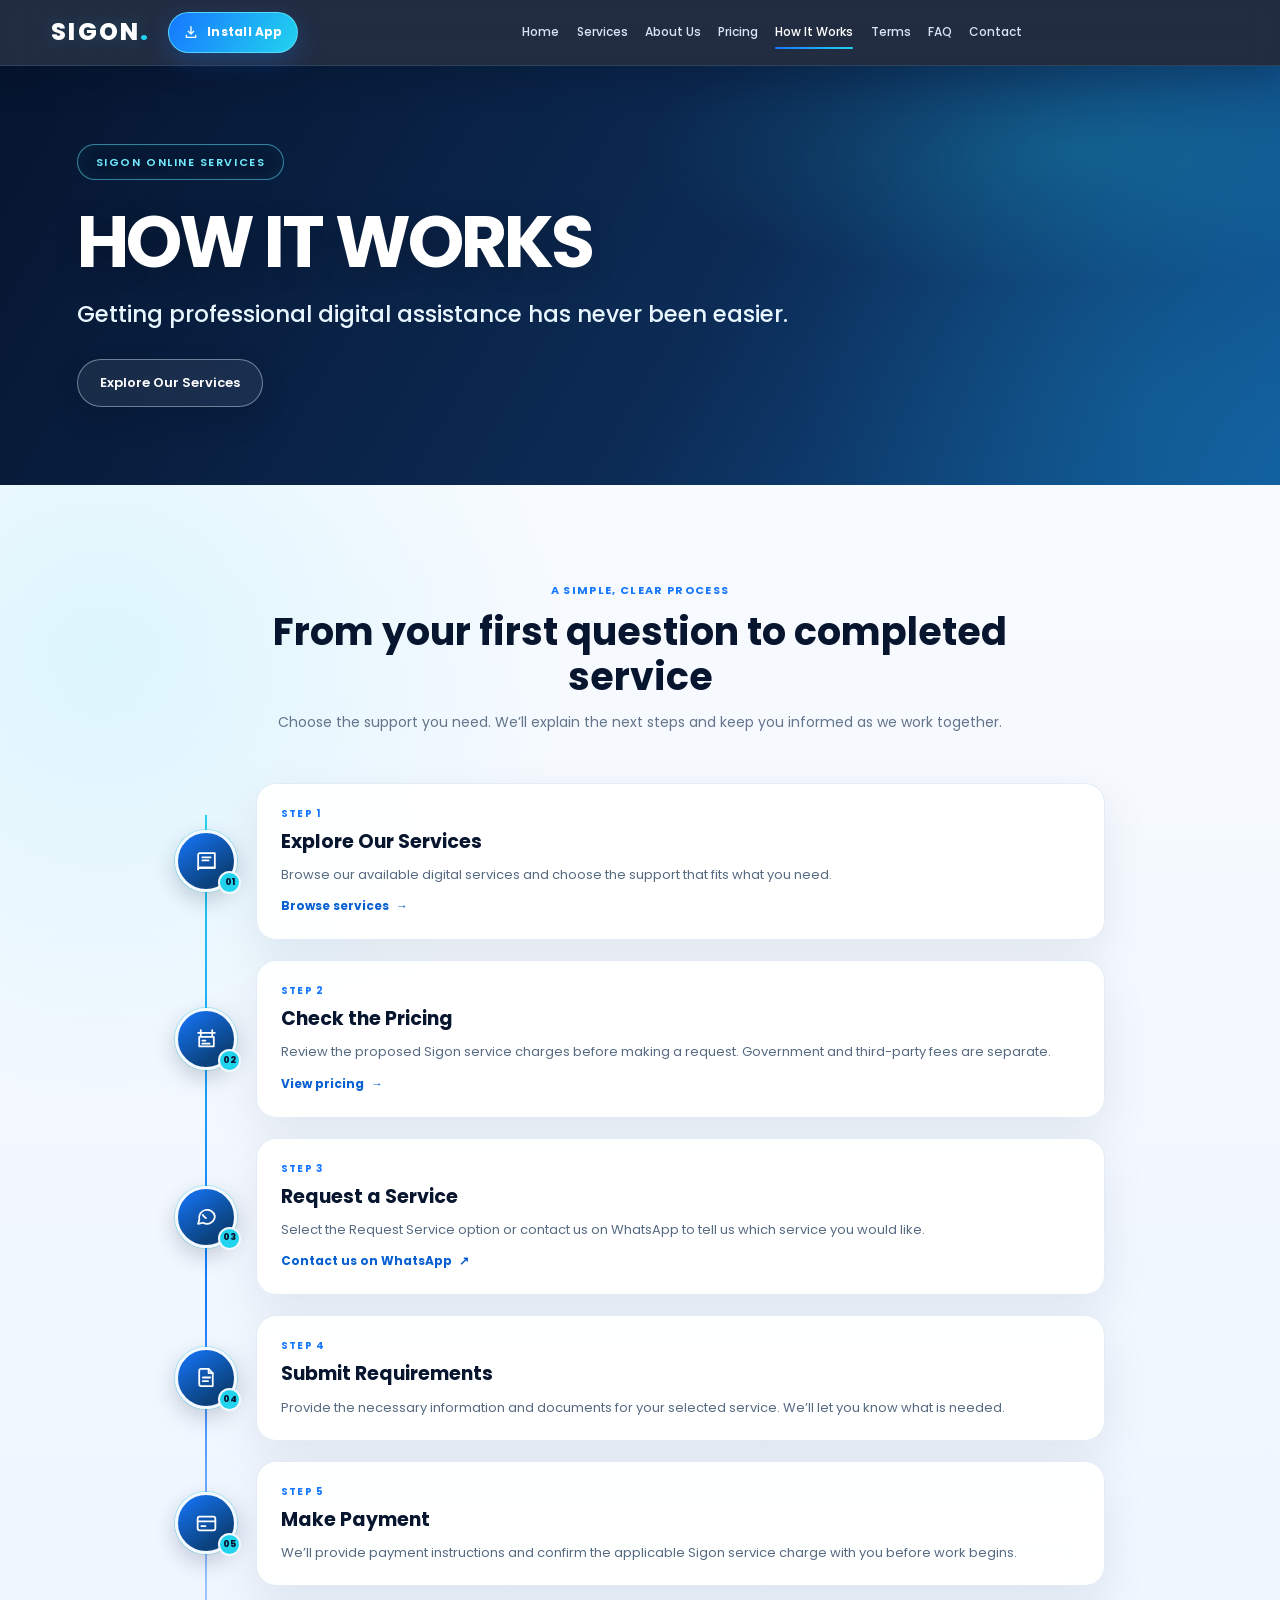
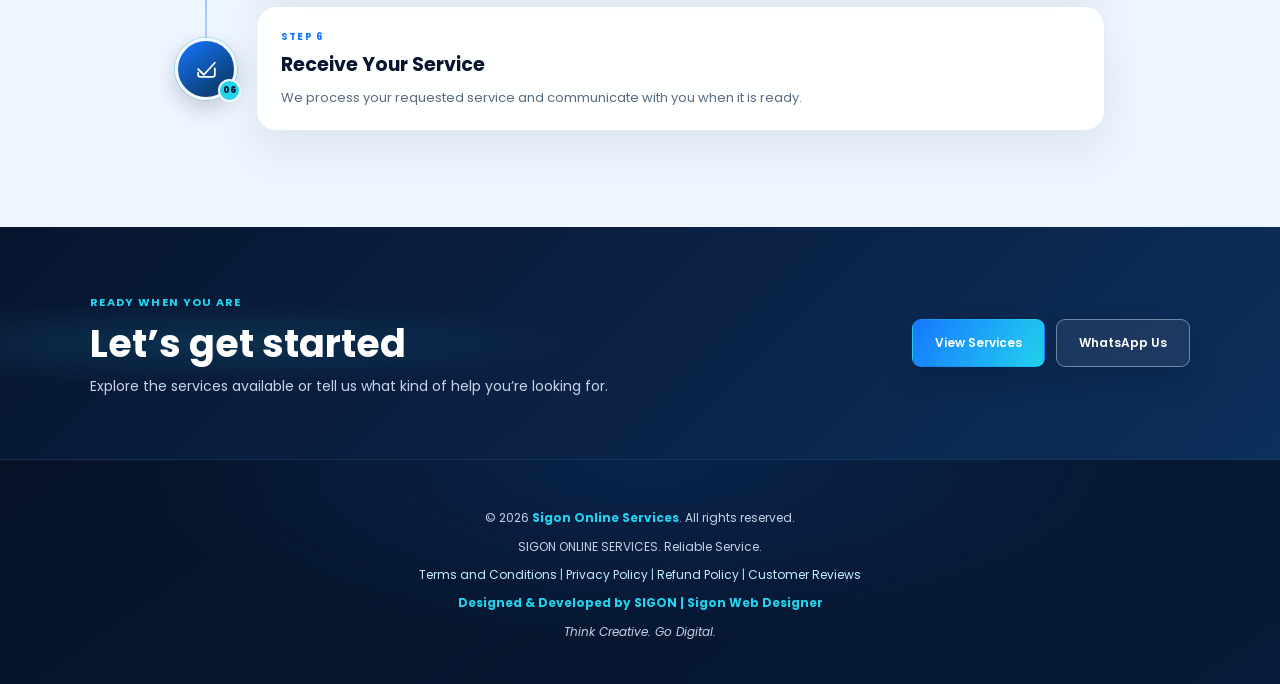
<file: how-it-works.html>
<!DOCTYPE html>
<html lang="en">
<head>
    <meta charset="UTF-8">
    <meta name="viewport" content="width=device-width, initial-scale=1.0">
    <title>How It Works | SIGON ONLINE SERVICES</title>
    <meta name="description" content="Learn how to explore Sigon Online Services, request digital assistance and receive your service.">
    <meta name="theme-color" content="#07152f">
    <meta name="mobile-web-app-capable" content="yes">
    <meta name="apple-mobile-web-app-capable" content="yes">
    <meta name="apple-mobile-web-app-status-bar-style" content="black-translucent">
    <link rel="manifest" href="manifest.json">
    <link rel="icon" type="image/png" sizes="192x192" href="assets/icon-192.png">
    <link rel="apple-touch-icon" href="assets/icon-192.png">
    <link rel="preconnect" href="https://fonts.googleapis.com">
    <link rel="preconnect" href="https://fonts.gstatic.com" crossorigin>
    <link href="https://fonts.googleapis.com/css2?family=Poppins:wght@300;400;500;600;700;800&display=swap" rel="stylesheet">
    <link rel="stylesheet" href="style.css">
</head>
<body class="how-page">
<header>
    <div class="navbar">
        <a class="logo" href="index.html#home">SIGON<span>.</span></a>
        <button class="menu-btn" id="menuBtn" aria-label="Toggle navigation" aria-expanded="false">☰</button>
        <nav id="navMenu" class="nav-links" aria-label="Main navigation"><div class="nav-actions">
                <button type="button" class="install-app-button" id="installAppButton" hidden>
                    <svg viewBox="0 0 24 24" aria-hidden="true"><path d="M12 3a1 1 0 0 1 1 1v8.59l2.3-2.3a1 1 0 1 1 1.4 1.42l-4 4a1 1 0 0 1-1.4 0l-4-4a1 1 0 1 1 1.4-1.42l2.3 2.3V4a1 1 0 0 1 1-1ZM5 16a1 1 0 0 1 1 1v2h12v-2a1 1 0 1 1 2 0v3a1 1 0 0 1-1 1H5a1 1 0 0 1-1-1v-3a1 1 0 0 1 1-1Z"/></svg>
                    <span>Install Sigon App</span>
                </button>
            </div>
<a href="index.html">Home</a>
            <a href="services.html">Services</a>
            <a href="about.html">About Us</a>
            <a href="pricing.html">Pricing</a>
            <a href="how-it-works.html" aria-current="page">How It Works</a>
            <a href="terms.html">Terms</a>
            <a href="faq.html">FAQ</a>
            <a href="contact.html">Contact</a>
</nav>
    </div>
</header>

<main>
    <section class="hero how-hero" aria-labelledby="howTitle">
        <div class="hero-content">
            <span class="tag">SIGON ONLINE SERVICES</span>
            <h1 id="howTitle">HOW IT WORKS</h1>
            <p class="how-hero-subtitle">Getting professional digital assistance has never been easier.</p>
            <a class="btn btn-outline how-hero-button" href="services.html">Explore Our Services</a>
        </div>
    </section>

    <section class="how-process" aria-labelledby="stepsTitle">
        <div class="how-section-head">
            <span class="how-eyebrow">A SIMPLE, CLEAR PROCESS</span>
            <h2 id="stepsTitle">From your first question to completed service</h2>
            <p>Choose the support you need. We’ll explain the next steps and keep you informed as we work together.</p>
        </div>

        <ol class="how-steps">
            <li class="how-step">
                <div class="how-step-marker" aria-hidden="true"><span>01</span><svg viewBox="0 0 24 24"><path d="M4 5.5A1.5 1.5 0 0 1 5.5 4H20v14H5.5A1.5 1.5 0 0 0 4 19.5v-14Z"/><path d="M4 19.5A1.5 1.5 0 0 1 5.5 18H20M8 8h8M8 11h6"/></svg></div>
                <article class="how-step-card">
                    <p class="how-step-label">STEP 1</p>
                    <h3>Explore Our Services</h3>
                    <p>Browse our available digital services and choose the support that fits what you need.</p>
                    <a href="services.html">Browse services <span aria-hidden="true">→</span></a>
                </article>
            </li>
            <li class="how-step">
                <div class="how-step-marker" aria-hidden="true"><span>02</span><svg viewBox="0 0 24 24"><path d="M4 6.5h16M6.5 4v5M17.5 4v5M5 10.5h14v9H5z"/><path d="M8 14h3M8 17h7"/></svg></div>
                <article class="how-step-card">
                    <p class="how-step-label">STEP 2</p>
                    <h3>Check the Pricing</h3>
                    <p>Review the proposed Sigon service charges before making a request. Government and third-party fees are separate.</p>
                    <a href="pricing.html">View pricing <span aria-hidden="true">→</span></a>
                </article>
            </li>
            <li class="how-step">
                <div class="how-step-marker" aria-hidden="true"><span>03</span><svg viewBox="0 0 24 24"><path d="M20 11.5a7.5 7.5 0 0 1-11.2 6.5L4 19l1.1-4.1A7.5 7.5 0 1 1 20 11.5Z"/><path d="M8.5 10.5c.6 1.5 1.5 2.4 3 3"/></svg></div>
                <article class="how-step-card">
                    <p class="how-step-label">STEP 3</p>
                    <h3>Request a Service</h3>
                    <p>Select the Request Service option or contact us on WhatsApp to tell us which service you would like.</p>
                    <a href="https://wa.me/254759240255?text=Hello%20Sigon%20Online%20Services%2C%20I%20would%20like%20to%20request%20a%20service.%20Please%20let%20me%20know%20the%20requirements." target="_blank" rel="noopener noreferrer">Contact us on WhatsApp <span aria-hidden="true">↗</span></a>
                </article>
            </li>
            <li class="how-step">
                <div class="how-step-marker" aria-hidden="true"><span>04</span><svg viewBox="0 0 24 24"><path d="M7 3.75h7l4 4v12.5H7a2 2 0 0 1-2-2v-12.5a2 2 0 0 1 2-2Z"/><path d="M14 3.75v4h4M8.5 12h7M8.5 15.5h5"/></svg></div>
                <article class="how-step-card">
                    <p class="how-step-label">STEP 4</p>
                    <h3>Submit Requirements</h3>
                    <p>Provide the necessary information and documents for your selected service. We’ll let you know what is needed.</p>
                </article>
            </li>
            <li class="how-step">
                <div class="how-step-marker" aria-hidden="true"><span>05</span><svg viewBox="0 0 24 24"><rect x="3.5" y="5.5" width="17" height="13" rx="2"/><path d="M3.5 10h17M7 14.5h4"/></svg></div>
                <article class="how-step-card">
                    <p class="how-step-label">STEP 5</p>
                    <h3>Make Payment</h3>
                    <p>We’ll provide payment instructions and confirm the applicable Sigon service charge with you before work begins.</p>
                </article>
            </li>
            <li class="how-step">
                <div class="how-step-marker" aria-hidden="true"><span>06</span><svg viewBox="0 0 24 24"><path d="M4 12.5 9.5 18 20 6.5"/><path d="M20 12v6a2 2 0 0 1-2 2H6a2 2 0 0 1-2-2v-2"/></svg></div>
                <article class="how-step-card">
                    <p class="how-step-label">STEP 6</p>
                    <h3>Receive Your Service</h3>
                    <p>We process your requested service and communicate with you when it is ready.</p>
                </article>
            </li>
        </ol>
    </section>

    <section class="how-contact" aria-labelledby="howContactTitle">
        <div class="how-contact-inner">
            <div>
                <span class="how-eyebrow">READY WHEN YOU ARE</span>
                <h2 id="howContactTitle">Let’s get started</h2>
                <p>Explore the services available or tell us what kind of help you’re looking for.</p>
            </div>
            <div class="how-contact-actions">
                <a class="btn btn-primary" href="services.html">View Services</a>
                <a class="btn btn-outline" href="https://wa.me/254759240255?text=Hello%20Sigon%20Online%20Services%2C%20I%20have%20a%20question%20about%20your%20services." target="_blank" rel="noopener noreferrer">WhatsApp Us</a>
            </div>
        </div>
    </section>
</main>

<footer>
    <p>© <span id="year"></span> <strong>Sigon Online Services</strong>. All rights reserved.</p>
    <p>SIGON ONLINE SERVICES. Reliable Service.</p>
    <p><a href="terms.html">Terms and Conditions</a> | <a href="terms.html#privacy-policy">Privacy Policy</a> | <a href="terms.html#refund-policy">Refund Policy</a> | <a href="reviews.html">Customer Reviews</a></p>
    <p><strong>Designed &amp; Developed by SIGON | Sigon Web Designer</strong></p>
    <p><em>Think Creative. Go Digital.</em></p>
</footer>

<dialog class="install-help-dialog" id="installHelpDialog" aria-labelledby="installHelpTitle" aria-describedby="installHelpDescription">
    <div class="install-help-content">
        <button type="button" class="install-help-close" id="installHelpClose" aria-label="Close installation instructions">×</button>
        <span class="install-help-icon" aria-hidden="true">↓</span>
        <h2 id="installHelpTitle">Install Sigon Online Services</h2>
        <div id="installHelpDescription"></div>
    </div>
</dialog>

<script src="script.js" defer></script>
</body>
</html>
</file>
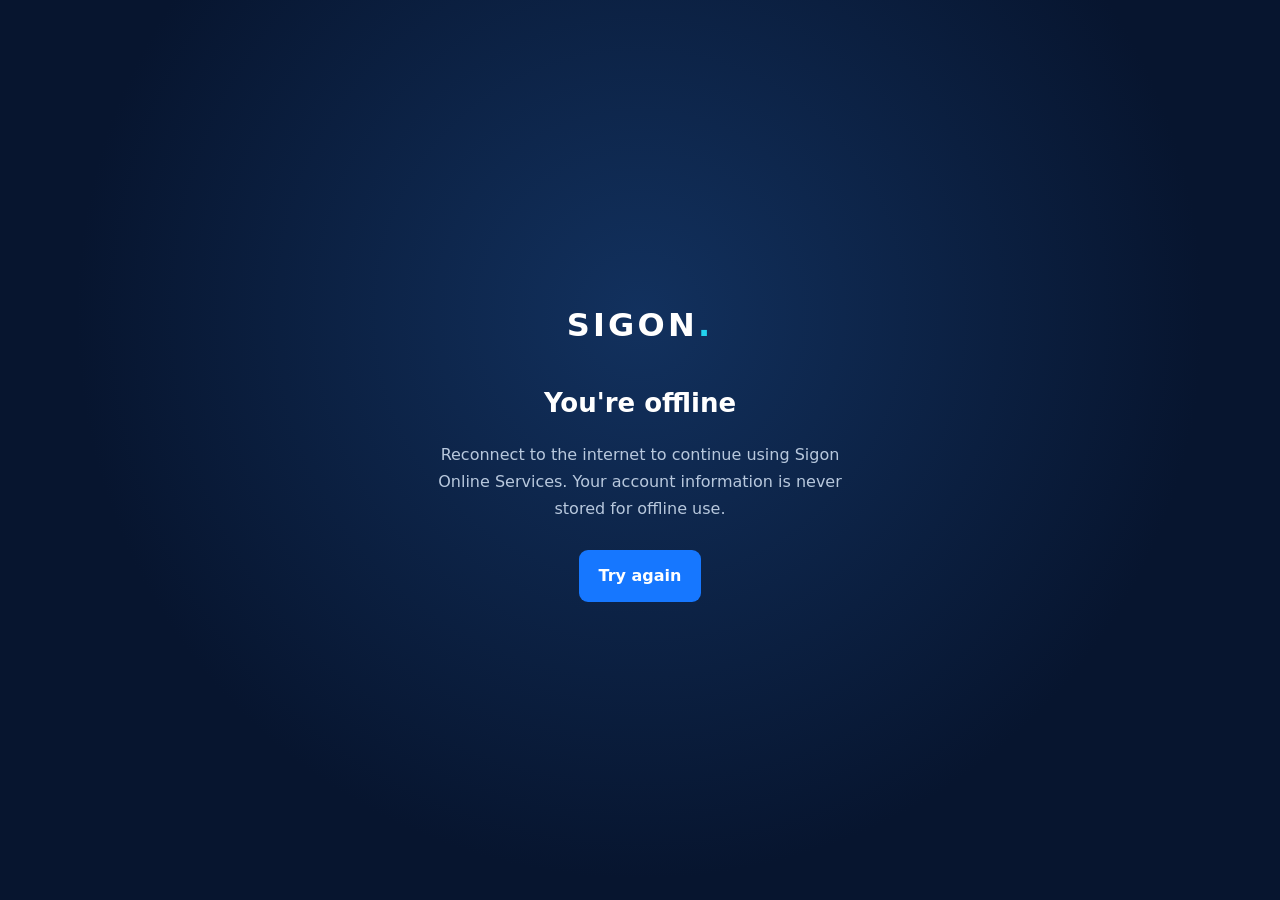
<file: offline.html>
<!DOCTYPE html>
<html lang="en">
<head>
    <meta charset="UTF-8">
    <meta name="viewport" content="width=device-width, initial-scale=1">
    <meta name="theme-color" content="#07152f">
    <title>Offline | Sigon Online Services</title>
    <style>
        * { box-sizing: border-box; }
        body {
            display: grid;
            min-height: 100vh;
            margin: 0;
            padding: 24px;
            place-items: center;
            background: radial-gradient(circle at 50% 35%, #12315e, #07152f 65%);
            color: #e2e8f0;
            font: 16px/1.7 system-ui, sans-serif;
            text-align: center;
        }
        main { width: min(100%, 440px); }
        .logo { color: #fff; font-size: 32px; font-weight: 800; letter-spacing: .1em; }
        .logo span { color: #22d3ee; }
        h1 { margin: 28px 0 8px; color: #fff; font-size: 26px; }
        p { color: #b8c8dd; }
        a {
            display: inline-block;
            margin-top: 12px;
            padding: 12px 20px;
            border-radius: 9px;
            background: #1677ff;
            color: #fff;
            font-weight: 700;
            text-decoration: none;
        }
    </style>
</head>
<body>
    <main>
        <div class="logo">SIGON<span>.</span></div>
        <h1>You're offline</h1>
        <p>Reconnect to the internet to continue using Sigon Online Services. Your account information is never stored for offline use.</p>
        <a href="./index.html">Try again</a>
    </main>
</body>
</html>
</file>
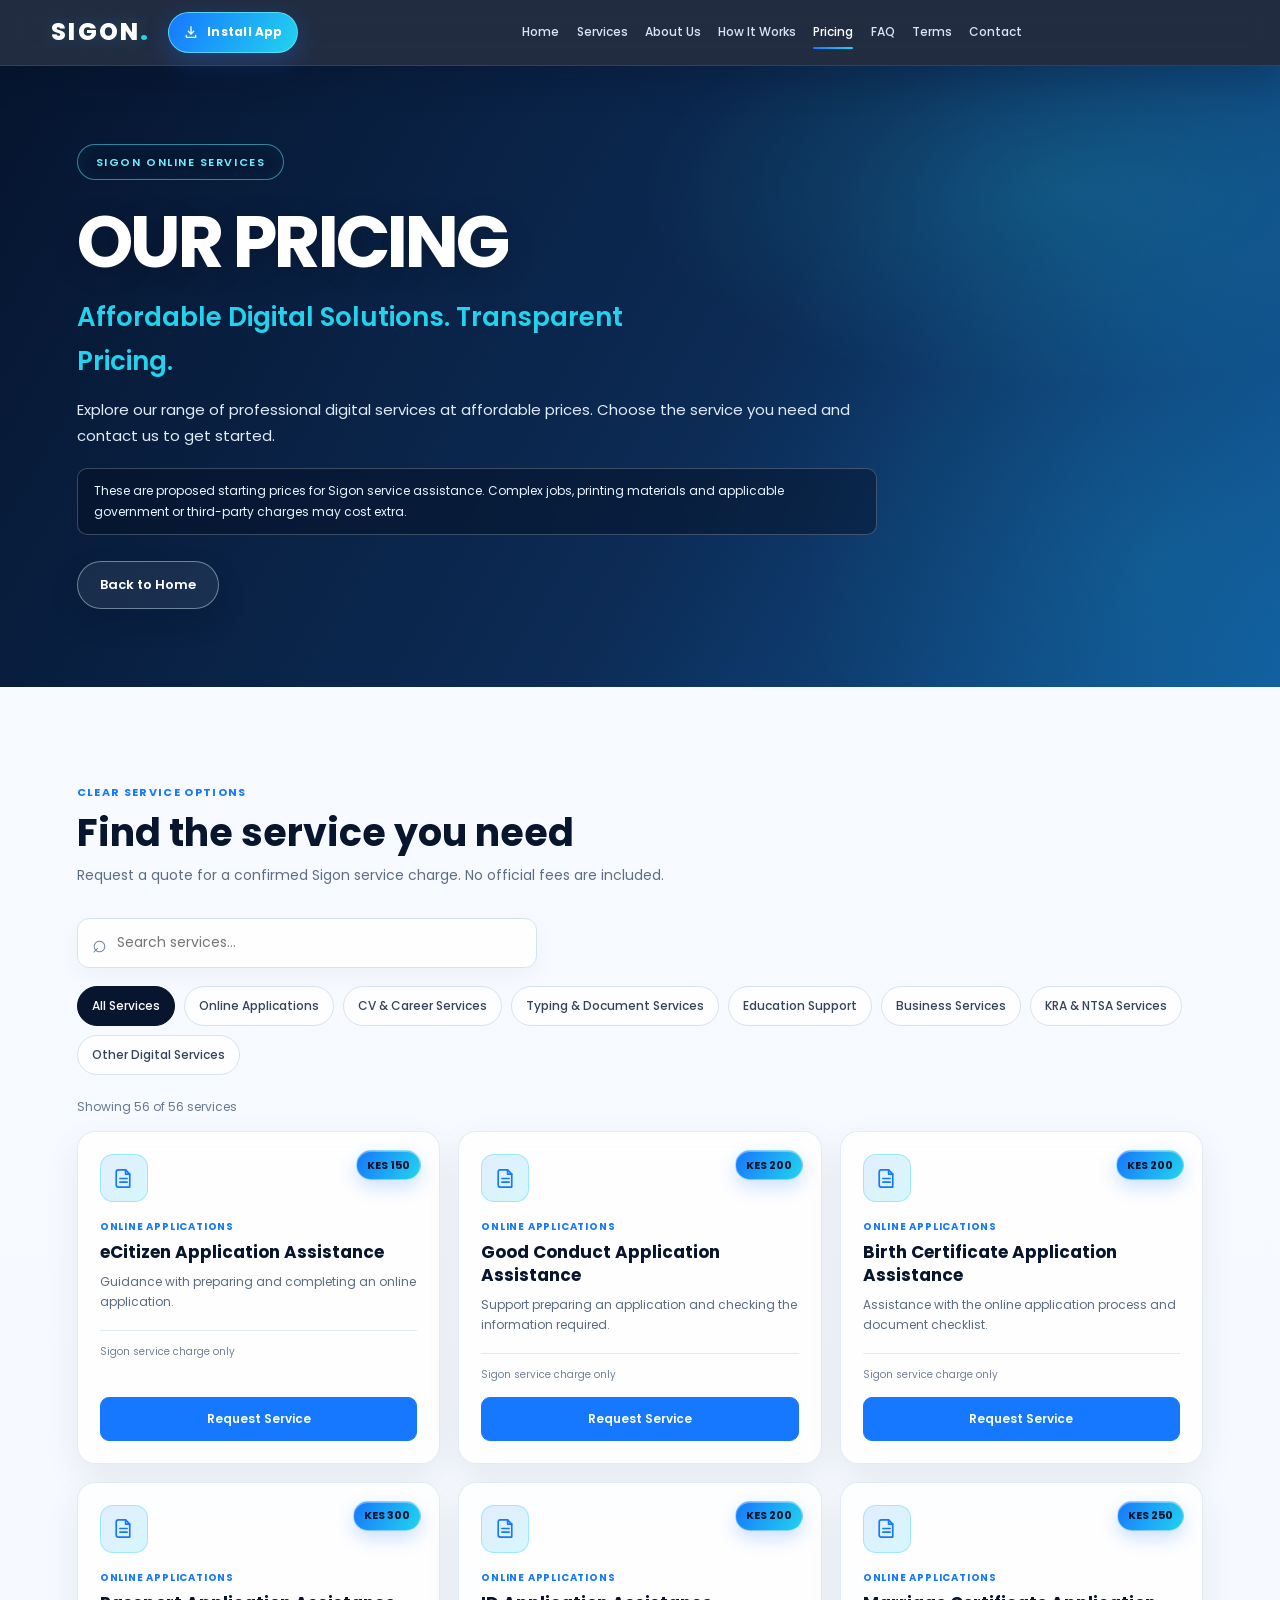
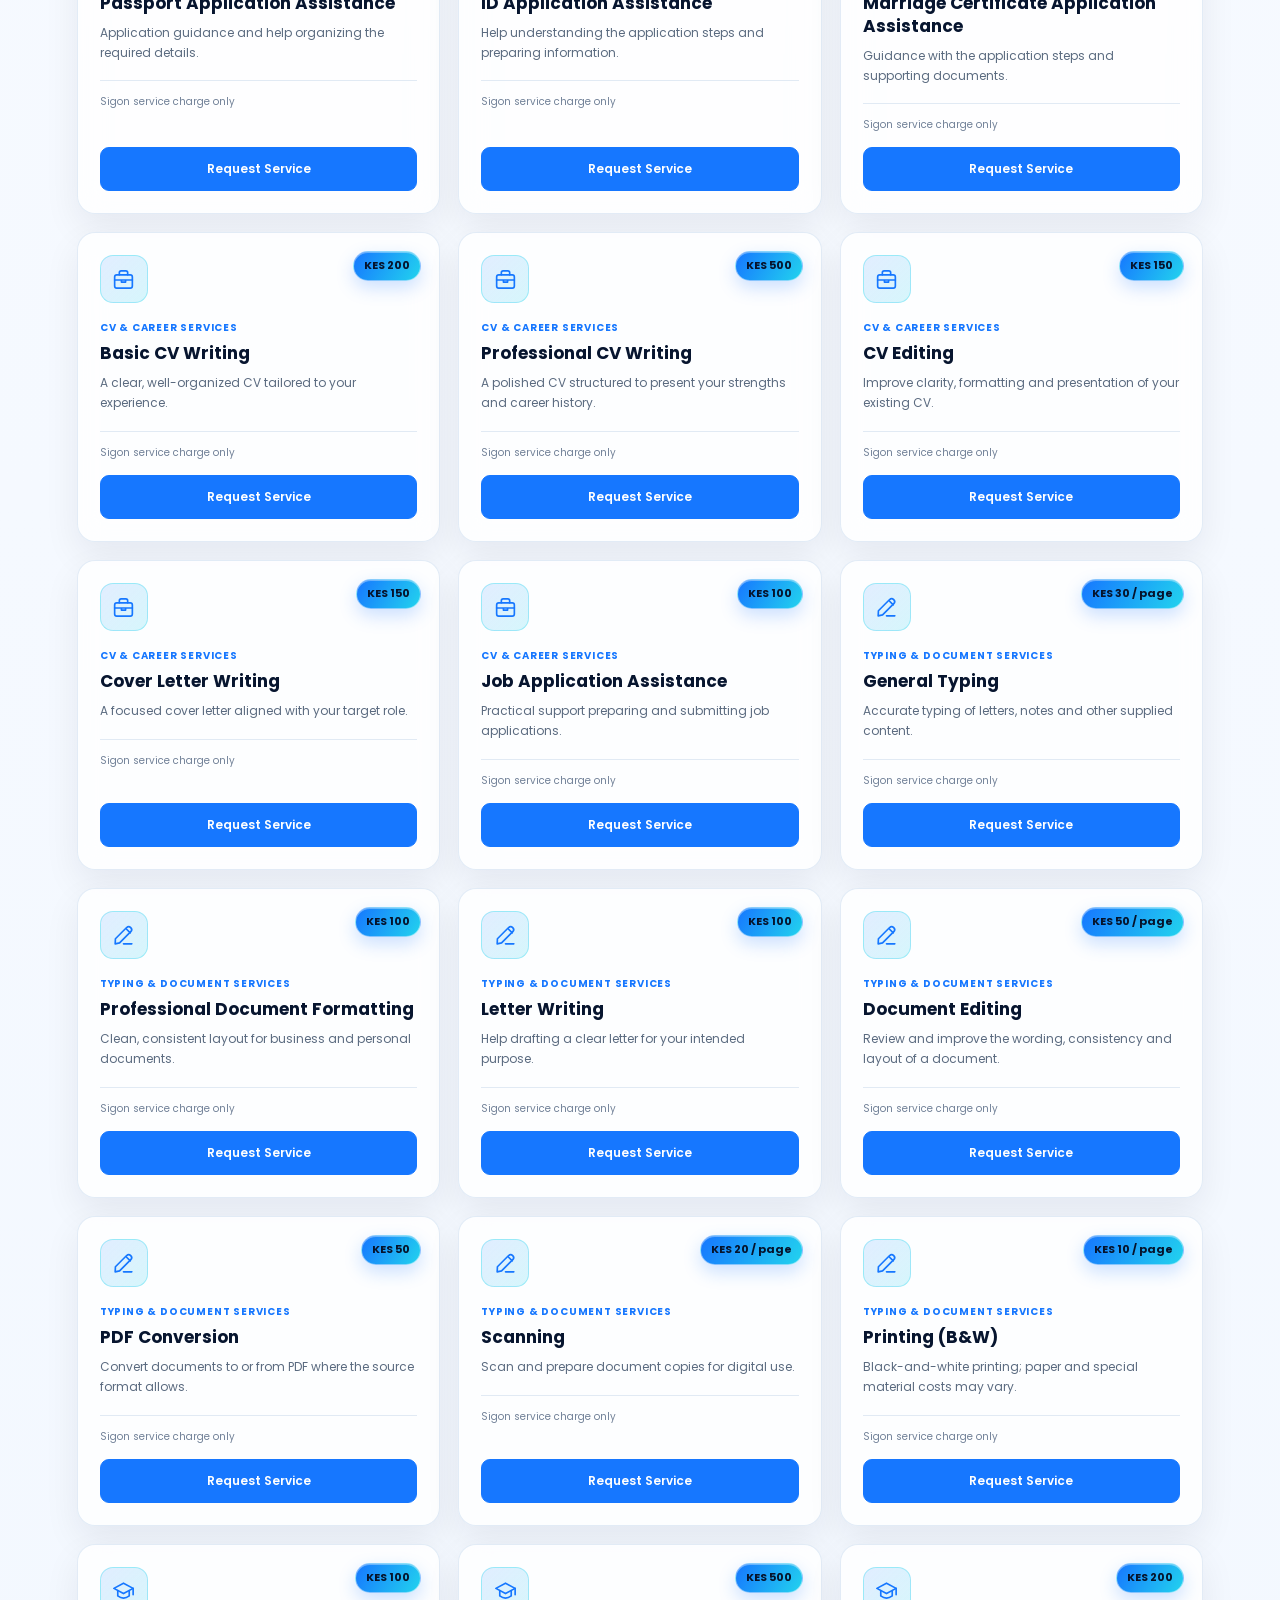
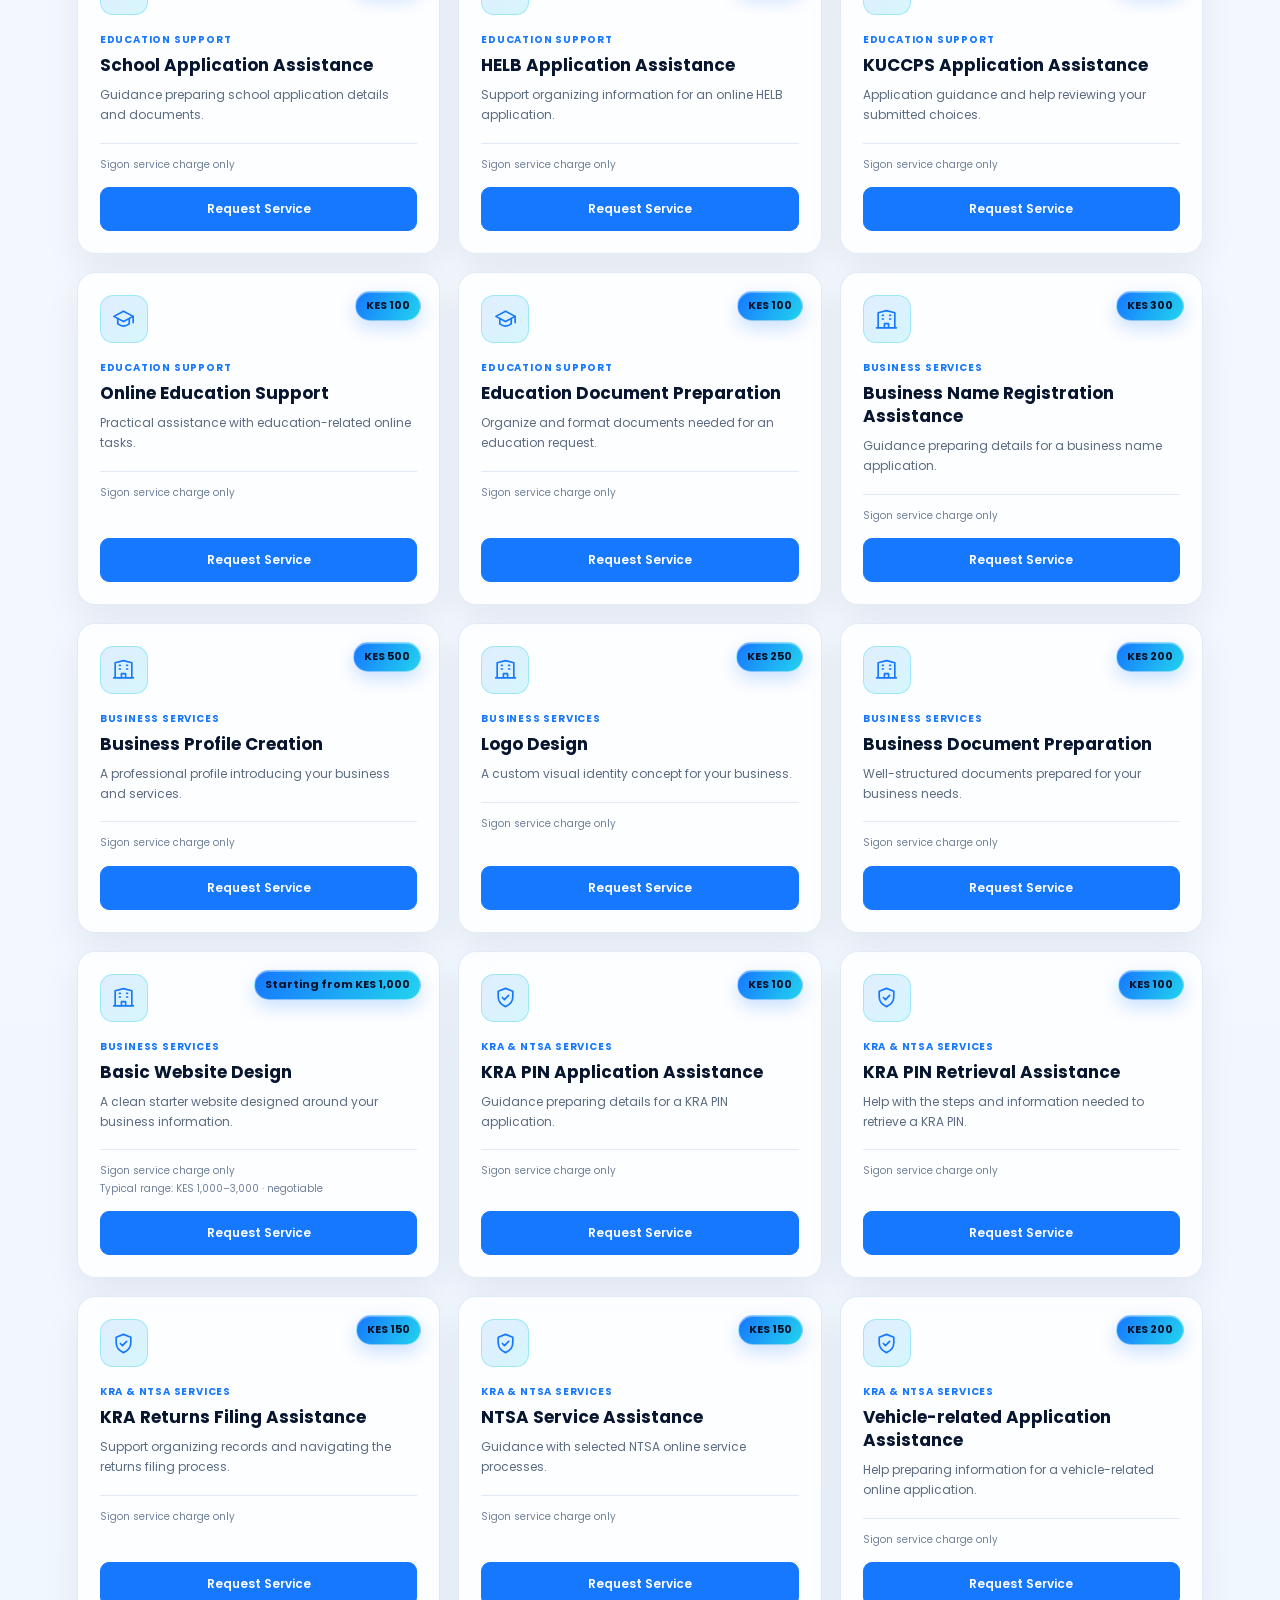
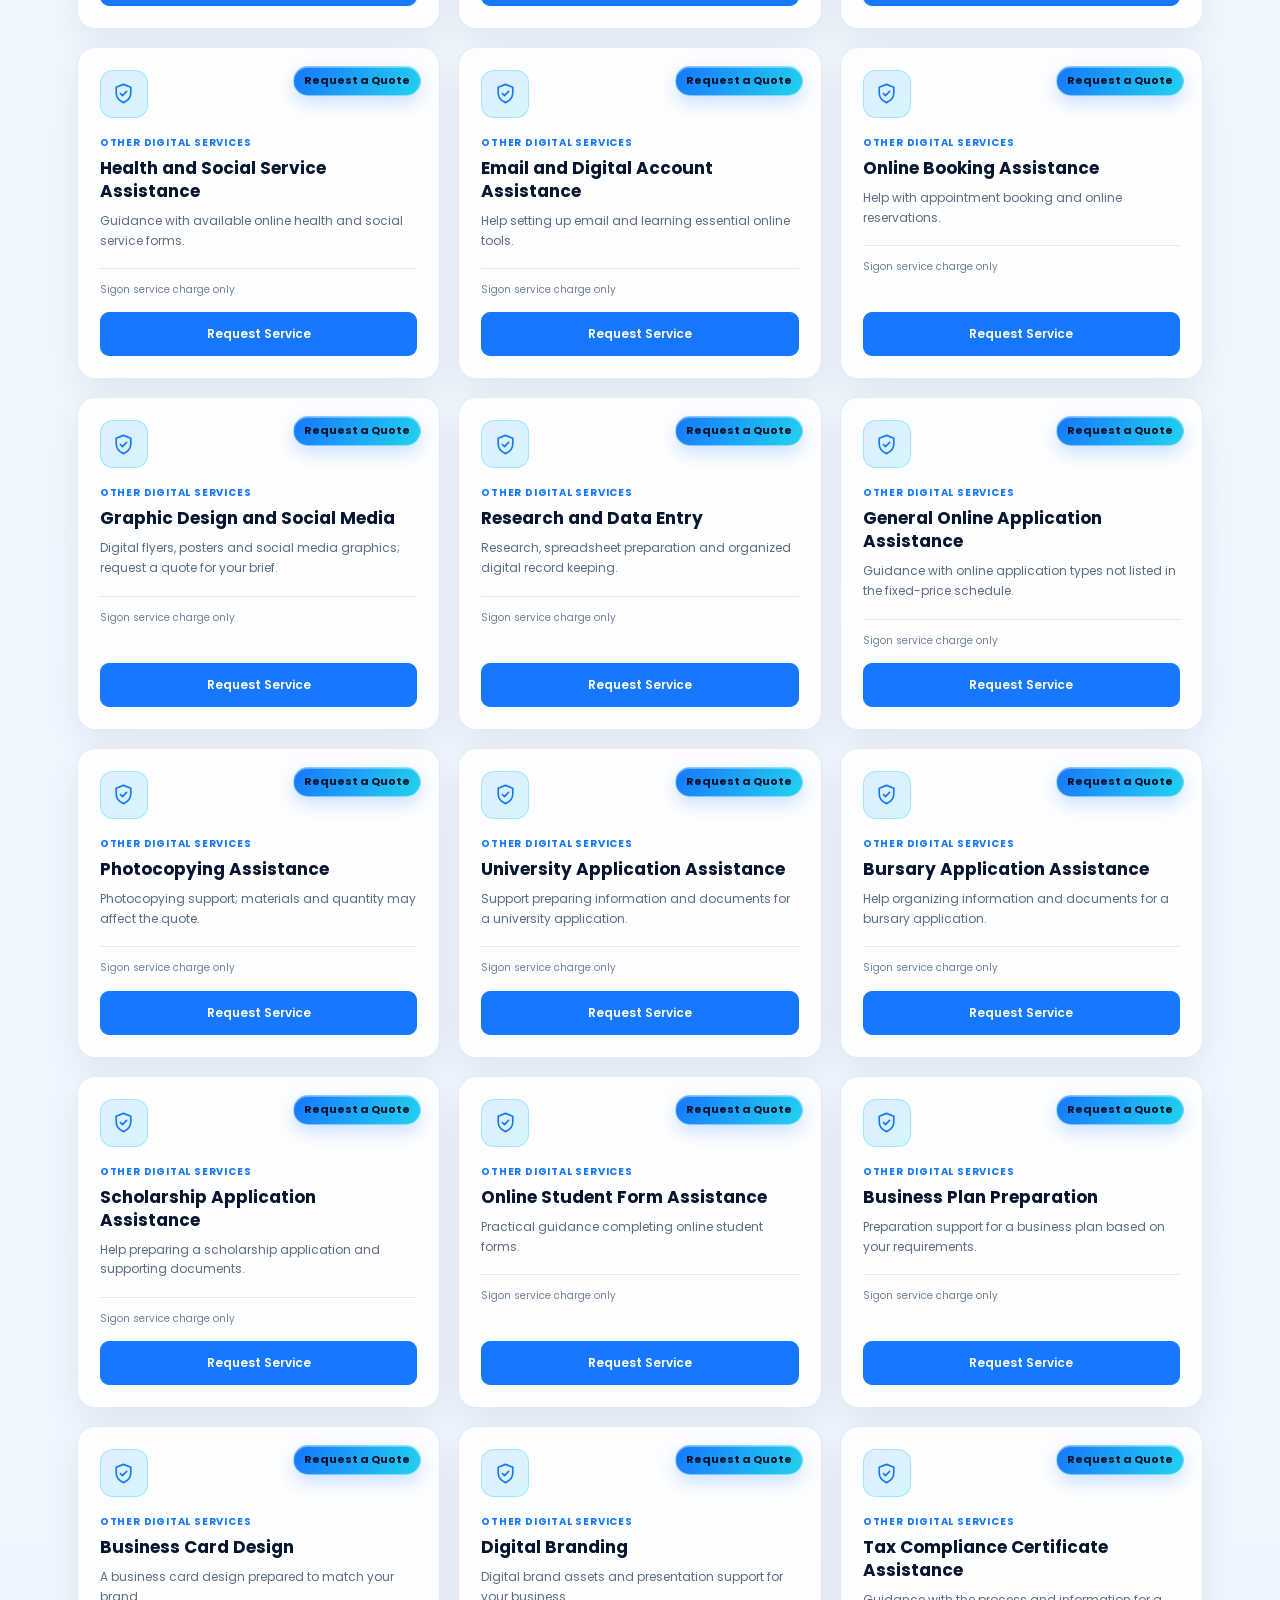
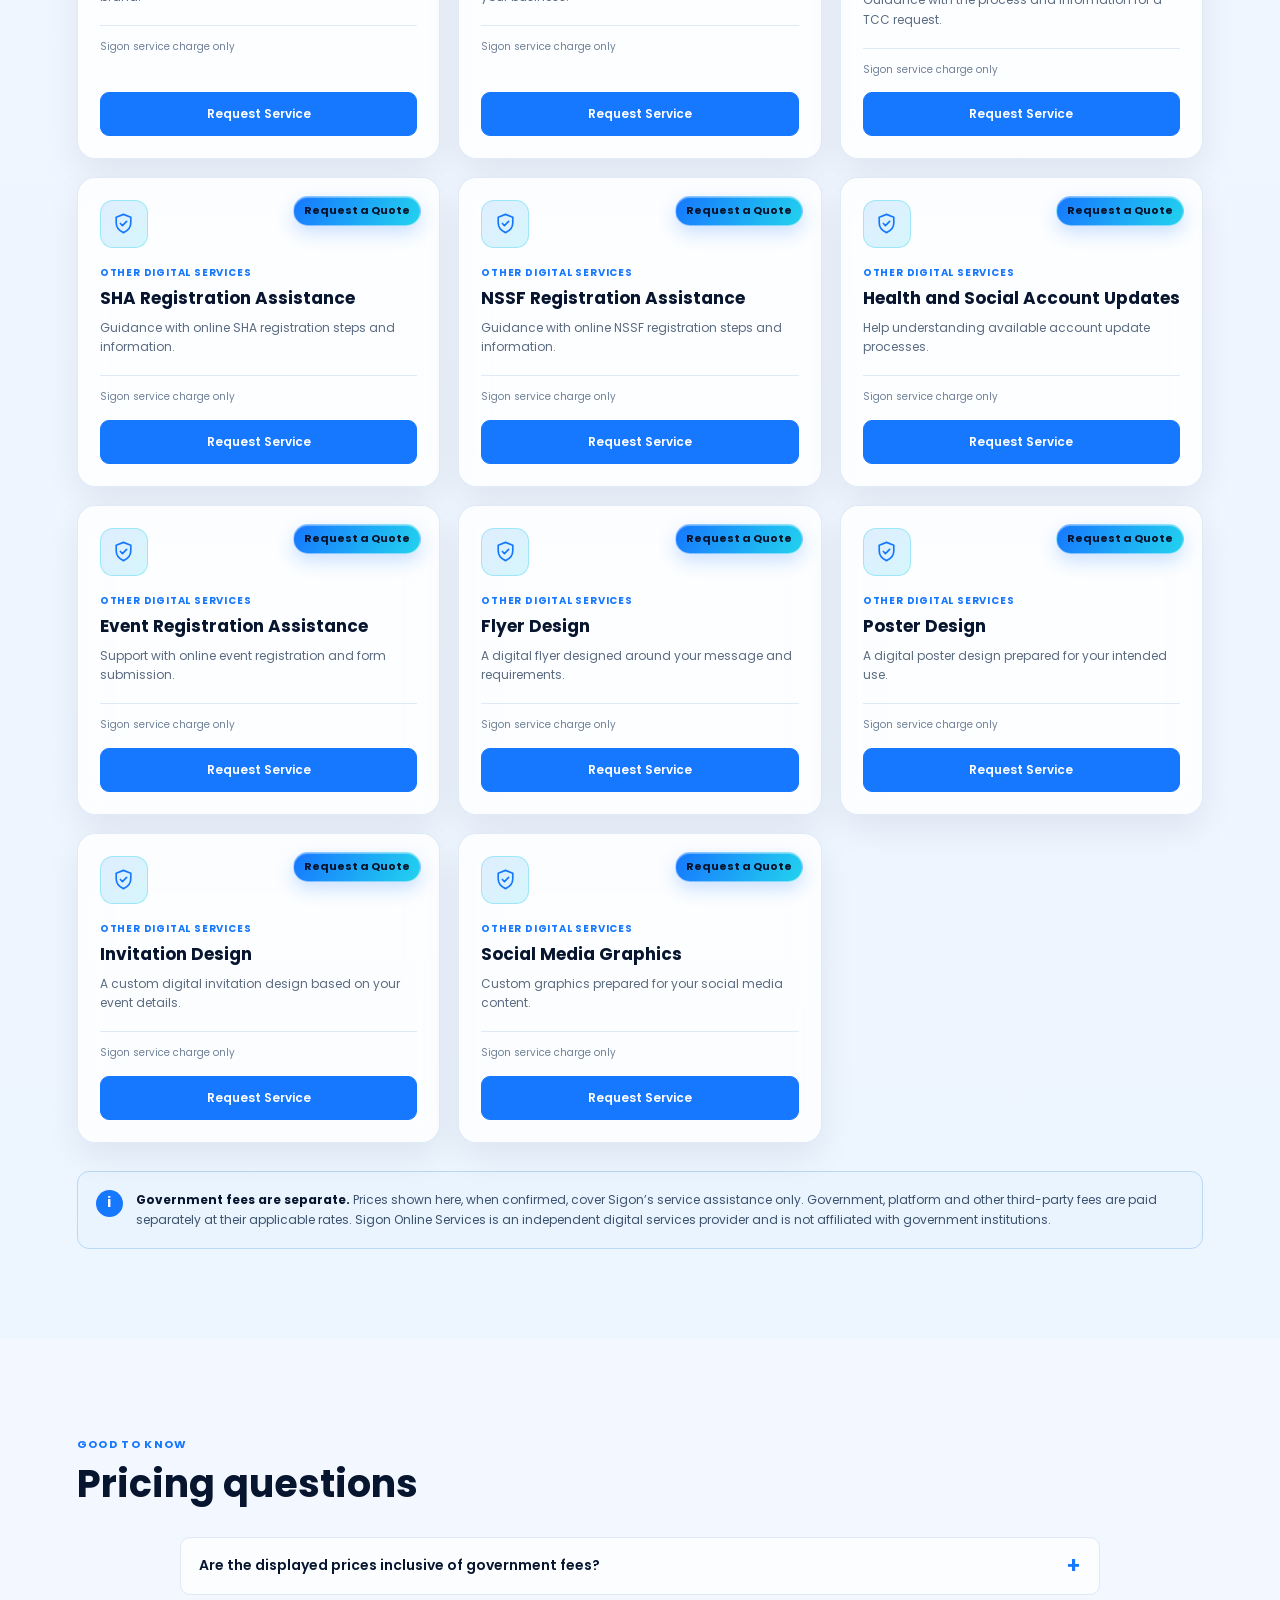
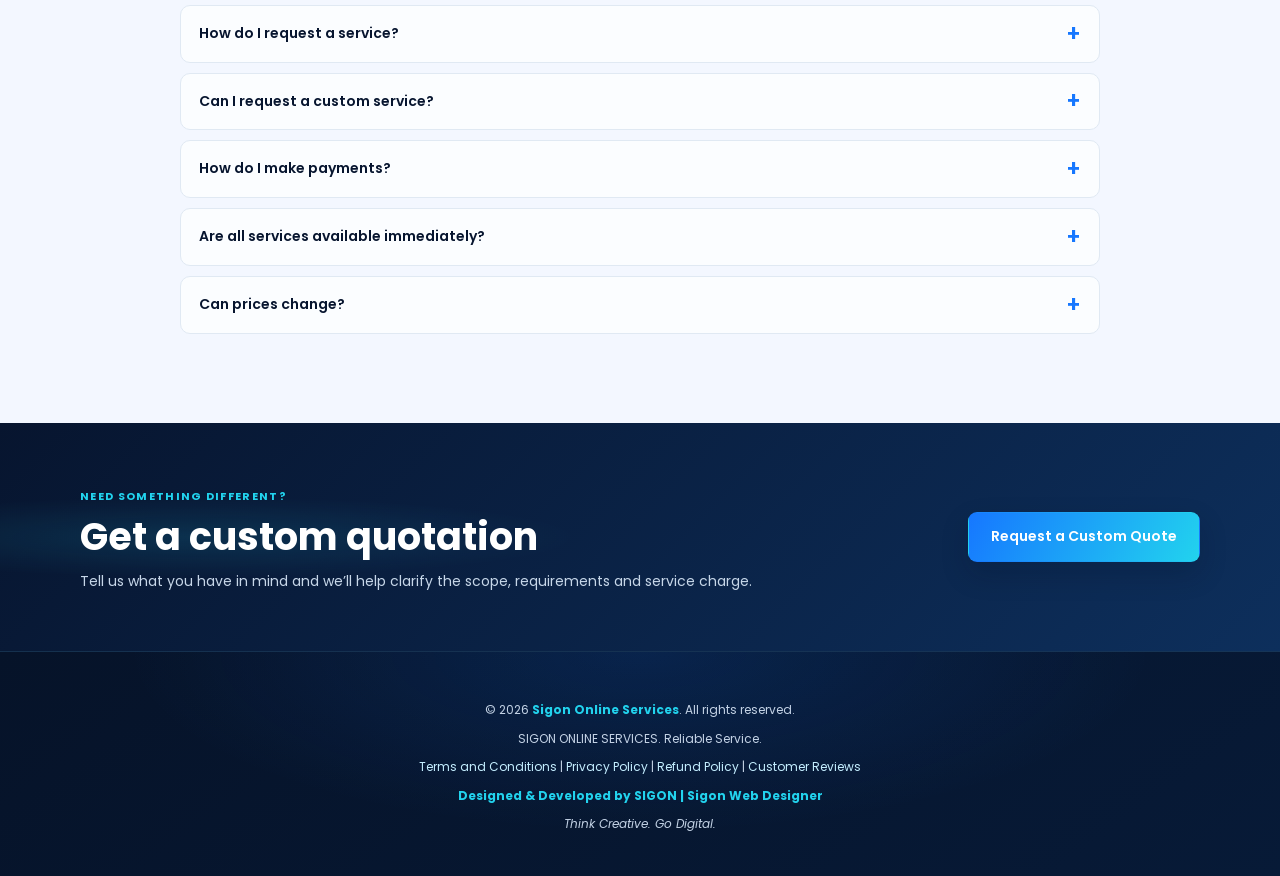
<file: pricing.html>
<!DOCTYPE html>
<html lang="en">
<head>
    <meta charset="UTF-8">
    <meta name="viewport" content="width=device-width, initial-scale=1.0">
    <title>Our Pricing | SIGON ONLINE SERVICES</title>
    <meta name="description" content="Explore Sigon Online Services pricing for digital assistance, career support, documents, education and business services.">
    <meta name="theme-color" content="#07152f">
    <meta name="mobile-web-app-capable" content="yes">
    <meta name="apple-mobile-web-app-capable" content="yes">
    <meta name="apple-mobile-web-app-status-bar-style" content="black-translucent">
    <link rel="manifest" href="manifest.json">
    <link rel="icon" type="image/png" sizes="192x192" href="assets/icon-192.png">
    <link rel="apple-touch-icon" href="assets/icon-192.png">
    <link rel="preconnect" href="https://fonts.googleapis.com">
    <link rel="preconnect" href="https://fonts.gstatic.com" crossorigin>
    <link href="https://fonts.googleapis.com/css2?family=Poppins:wght@300;400;500;600;700;800&display=swap" rel="stylesheet">
    <link rel="stylesheet" href="style.css">
</head>
<body class="pricing-page">
<header>
    <div class="navbar">
        <a class="logo" href="index.html#home">SIGON<span>.</span></a>
        <button class="menu-btn" id="menuBtn" aria-label="Toggle navigation" aria-expanded="false">☰</button>
        <nav id="navMenu" class="nav-links" aria-label="Main navigation"><div class="nav-actions">
                <button type="button" class="install-app-button" id="installAppButton" hidden>
                    <svg viewBox="0 0 24 24" aria-hidden="true"><path d="M12 3a1 1 0 0 1 1 1v8.59l2.3-2.3a1 1 0 1 1 1.4 1.42l-4 4a1 1 0 0 1-1.4 0l-4-4a1 1 0 1 1 1.4-1.42l2.3 2.3V4a1 1 0 0 1 1-1ZM5 16a1 1 0 0 1 1 1v2h12v-2a1 1 0 1 1 2 0v3a1 1 0 0 1-1 1H5a1 1 0 0 1-1-1v-3a1 1 0 0 1 1-1Z"/></svg>
                    <span>Install Sigon App</span>
                </button>
            </div>
<a href="index.html">Home</a>
            <a href="services.html">Services</a>
            <a href="about.html">About Us</a>
            <a href="how-it-works.html">How It Works</a>
            <a href="pricing.html" aria-current="page">Pricing</a>
            <a href="faq.html">FAQ</a>
            <a href="terms.html">Terms</a>
            <a href="contact.html">Contact</a>
</nav>
    </div>
</header>

<main>
    <section class="hero pricing-hero" aria-labelledby="pricingTitle">
        <div class="hero-content">
            <span class="tag">SIGON ONLINE SERVICES</span>
            <h1 id="pricingTitle">OUR PRICING</h1>
            <p class="pricing-hero-subtitle">Affordable Digital Solutions. Transparent Pricing.</p>
            <p>Explore our range of professional digital services at affordable prices. Choose the service you need and contact us to get started.</p>
            <div class="pricing-hero-notice">
                These are proposed starting prices for Sigon service assistance. Complex jobs, printing materials and applicable government or third-party charges may cost extra.
            </div>
            <a class="btn btn-outline pricing-home-button" href="index.html">Back to Home</a>
        </div>
    </section>

    <section class="pricing-catalog" id="pricing-catalog" aria-labelledby="catalogTitle">
        <div class="pricing-section-head">
            <div>
                <span class="pricing-eyebrow">CLEAR SERVICE OPTIONS</span>
                <h2 id="catalogTitle">Find the service you need</h2>
                <p>Request a quote for a confirmed Sigon service charge. No official fees are included.</p>
            </div>
        </div>

        <div class="pricing-tools">
            <label class="pricing-search">
                <span class="pricing-search-icon" aria-hidden="true">⌕</span>
                <span class="visually-hidden">Search services</span>
                <input id="pricingSearch" type="search" placeholder="Search services..." autocomplete="off">
                <button id="clearSearch" class="pricing-clear-search" type="button" aria-label="Clear search" title="Clear search" hidden>×</button>
            </label>
            <div class="pricing-filters" id="pricingFilters" role="group" aria-label="Filter services by category"></div>
        </div>

        <p class="pricing-results" id="pricingStatus" role="status" aria-live="polite"></p>
        <div class="pricing-grid" id="pricingGrid"></div>

        <aside class="pricing-fees-note" aria-label="Fee information">
            <span class="pricing-note-icon" aria-hidden="true">i</span>
            <p><strong>Government fees are separate.</strong> Prices shown here, when confirmed, cover Sigon’s service assistance only. Government, platform and other third-party fees are paid separately at their applicable rates. Sigon Online Services is an independent digital services provider and is not affiliated with government institutions.</p>
        </aside>
    </section>

    <section class="pricing-faq" aria-labelledby="faqTitle">
        <div class="pricing-section-head">
            <div>
                <span class="pricing-eyebrow">GOOD TO KNOW</span>
                <h2 id="faqTitle">Pricing questions</h2>
            </div>
        </div>
        <div class="pricing-faq-list">
            <details class="pricing-faq-item">
                <summary>Are the displayed prices inclusive of government fees?</summary>
                <p>No. Any confirmed price is for Sigon’s service assistance only. Government and third-party fees are separate and will be clarified before you proceed.</p>
            </details>
            <details class="pricing-faq-item">
                <summary>How do I request a service?</summary>
                <p>Choose a service and select “Request Service.” WhatsApp opens with a message naming your selected service so you can ask about its price and requirements.</p>
            </details>
            <details class="pricing-faq-item">
                <summary>Can I request a custom service?</summary>
                <p>Yes. Contact us with a short description of what you need and we will review it and provide a quote where possible.</p>
            </details>
            <details class="pricing-faq-item">
                <summary>How do I make payments?</summary>
                <p>We will confirm the service scope, applicable charges and available payment instructions with you before work begins. Do not send payment details or verification codes in a service request.</p>
            </details>
            <details class="pricing-faq-item">
                <summary>Are all services available immediately?</summary>
                <p>Availability depends on the service requirements, information provided and the availability of relevant platforms or third parties. We will confirm timing when you contact us.</p>
            </details>
            <details class="pricing-faq-item">
                <summary>Can prices change?</summary>
                <p>Yes. A quote may vary with the complexity and scope of work or applicable third-party charges. We will confirm the amount with you before proceeding.</p>
            </details>
        </div>
    </section>

    <section class="pricing-contact" aria-labelledby="customQuoteTitle">
        <div class="pricing-contact-inner">
            <div>
                <span class="pricing-eyebrow">NEED SOMETHING DIFFERENT?</span>
                <h2 id="customQuoteTitle">Get a custom quotation</h2>
                <p>Tell us what you have in mind and we’ll help clarify the scope, requirements and service charge.</p>
            </div>
            <a class="btn btn-primary pricing-contact-button" href="https://wa.me/254759240255?text=Hello%20Sigon%20Online%20Services%2C%20I%20would%20like%20a%20custom%20quotation.%20Please%20let%20me%20know%20the%20requirements." target="_blank" rel="noopener noreferrer">Request a Custom Quote</a>
        </div>
    </section>
</main>

<footer>
    <p>© <span id="year"></span> <strong>Sigon Online Services</strong>. All rights reserved.</p>
    <p>SIGON ONLINE SERVICES. Reliable Service.</p>
    <p><a href="terms.html">Terms and Conditions</a> | <a href="terms.html#privacy-policy">Privacy Policy</a> | <a href="terms.html#refund-policy">Refund Policy</a> | <a href="reviews.html">Customer Reviews</a></p>
    <p><strong>Designed &amp; Developed by SIGON | Sigon Web Designer</strong></p>
    <p><em>Think Creative. Go Digital.</em></p>
</footer>

<dialog class="install-help-dialog" id="installHelpDialog" aria-labelledby="installHelpTitle" aria-describedby="installHelpDescription">
    <div class="install-help-content">
        <button type="button" class="install-help-close" id="installHelpClose" aria-label="Close installation instructions">×</button>
        <span class="install-help-icon" aria-hidden="true">↓</span>
        <h2 id="installHelpTitle">Install Sigon Online Services</h2>
        <div id="installHelpDescription"></div>
    </div>
</dialog>

<script src="script.js" defer></script>
<script src="pricing.js" defer></script>
</body>
</html>
</file>
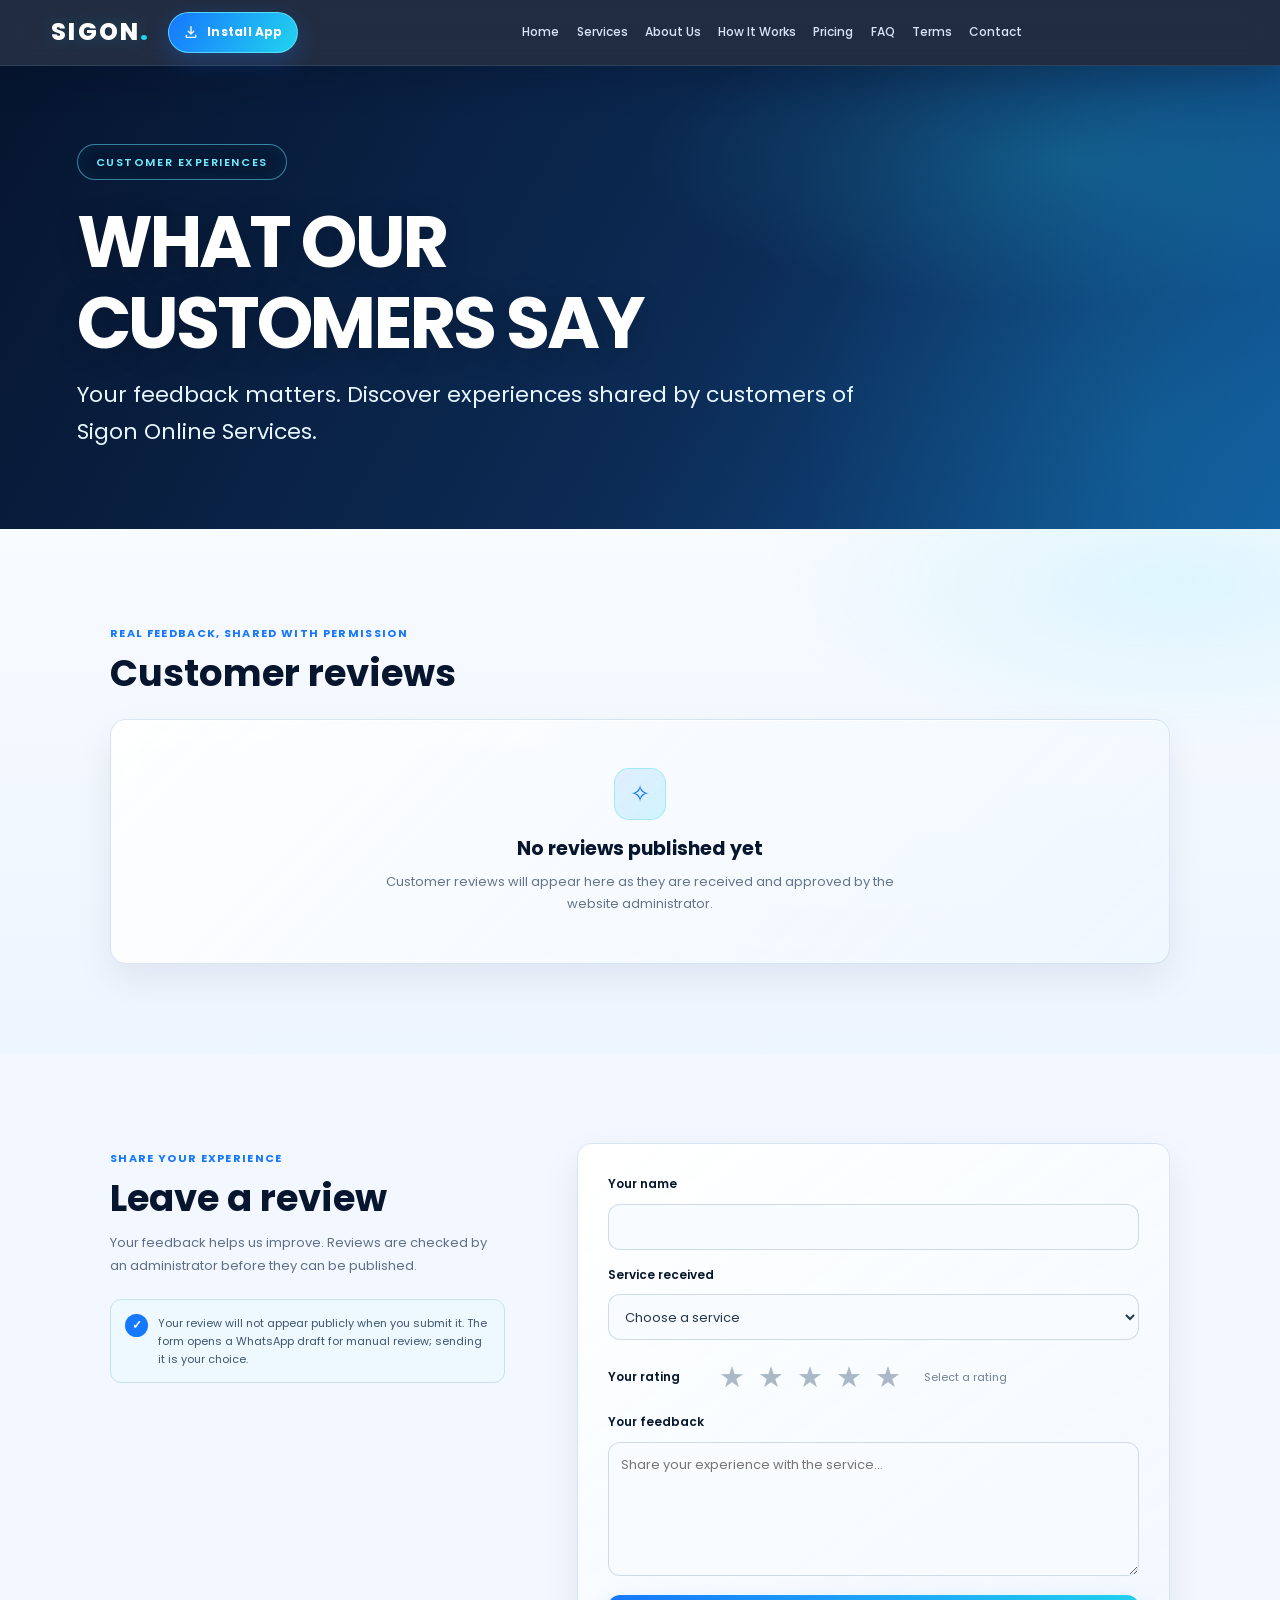
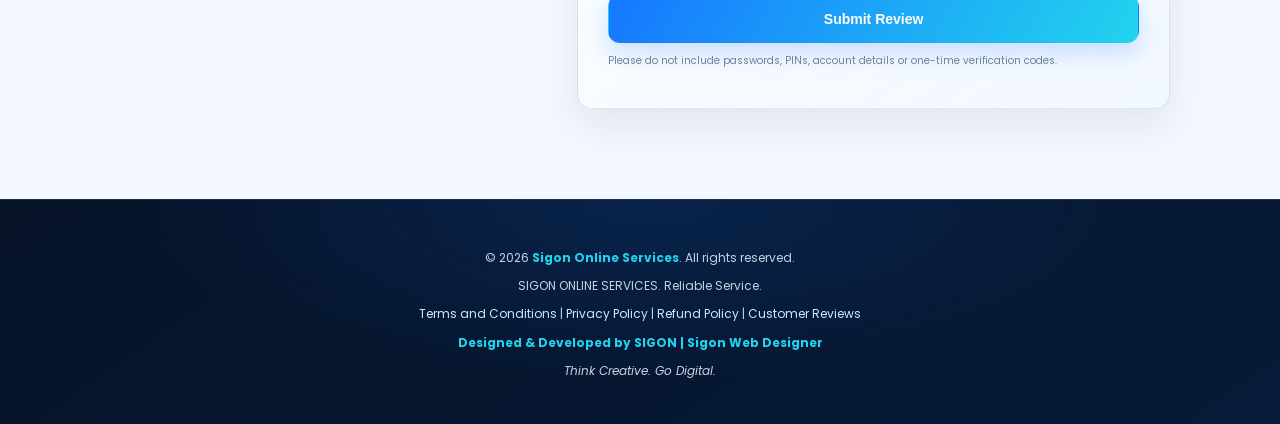
<file: reviews.html>
<!DOCTYPE html>
<html lang="en">
<head>
    <meta charset="UTF-8">
    <meta name="viewport" content="width=device-width, initial-scale=1.0">
    <title>Customer Reviews | SIGON ONLINE SERVICES</title>
    <meta name="description" content="Read approved customer reviews and share your experience with Sigon Online Services.">
    <meta name="theme-color" content="#07152f">
    <meta name="mobile-web-app-capable" content="yes">
    <meta name="apple-mobile-web-app-capable" content="yes">
    <meta name="apple-mobile-web-app-status-bar-style" content="black-translucent">
    <link rel="manifest" href="manifest.json">
    <link rel="icon" type="image/png" sizes="192x192" href="assets/icon-192.png">
    <link rel="apple-touch-icon" href="assets/icon-192.png">
    <link rel="preconnect" href="https://fonts.googleapis.com">
    <link rel="preconnect" href="https://fonts.gstatic.com" crossorigin>
    <link href="https://fonts.googleapis.com/css2?family=Poppins:wght@300;400;500;600;700;800&display=swap" rel="stylesheet">
    <link rel="stylesheet" href="style.css">
</head>
<body class="reviews-page">
<header>
    <div class="navbar">
        <a class="logo" href="index.html">SIGON<span>.</span></a>
        <button class="menu-btn" id="menuBtn" aria-label="Toggle navigation" aria-expanded="false">☰</button>
        <nav id="navMenu" class="nav-links" aria-label="Main navigation"><div class="nav-actions">
                <button type="button" class="install-app-button" id="installAppButton" hidden>
                    <svg viewBox="0 0 24 24" aria-hidden="true"><path d="M12 3a1 1 0 0 1 1 1v8.59l2.3-2.3a1 1 0 1 1 1.4 1.42l-4 4a1 1 0 0 1-1.4 0l-4-4a1 1 0 1 1 1.4-1.42l2.3 2.3V4a1 1 0 0 1 1-1ZM5 16a1 1 0 0 1 1 1v2h12v-2a1 1 0 1 1 2 0v3a1 1 0 0 1-1 1H5a1 1 0 0 1-1-1v-3a1 1 0 0 1 1-1Z"/></svg>
                    <span>Install Sigon App</span>
                </button>
            </div>
<a href="index.html">Home</a>
            <a href="services.html">Services</a>
            <a href="about.html">About Us</a>
            <a href="how-it-works.html">How It Works</a>
            <a href="pricing.html">Pricing</a>
            <a href="faq.html">FAQ</a>
            <a href="terms.html">Terms</a>
            <a href="contact.html">Contact</a>
</nav>
    </div>
</header>

<main>
    <section class="hero reviews-hero" aria-labelledby="reviewsTitle">
        <div class="hero-content">
            <span class="tag">CUSTOMER EXPERIENCES</span>
            <h1 id="reviewsTitle">WHAT OUR CUSTOMERS SAY</h1>
            <p class="reviews-hero-subtitle">Your feedback matters. Discover experiences shared by customers of Sigon Online Services.</p>
        </div>
    </section>

    <section class="reviews-list-section" aria-labelledby="approvedReviewsTitle">
        <div class="reviews-section-head">
            <div>
                <span class="reviews-eyebrow">REAL FEEDBACK, SHARED WITH PERMISSION</span>
                <h2 id="approvedReviewsTitle">Customer reviews</h2>
            </div>
        </div>
        <div id="approvedReviews" class="approved-reviews" aria-live="polite"></div>
        <div id="reviewsEmptyState" class="reviews-empty-state">
            <div class="reviews-empty-stars" aria-hidden="true">✧</div>
            <h3>No reviews published yet</h3>
            <p>Customer reviews will appear here as they are received and approved by the website administrator.</p>
        </div>
    </section>

    <section class="review-form-section" aria-labelledby="reviewFormTitle">
        <div class="review-form-layout">
            <div class="review-form-intro">
                <span class="reviews-eyebrow">SHARE YOUR EXPERIENCE</span>
                <h2 id="reviewFormTitle">Leave a review</h2>
                <p>Your feedback helps us improve. Reviews are checked by an administrator before they can be published.</p>
                <div class="review-privacy-note">
                    <span aria-hidden="true">✓</span>
                    <p>Your review will not appear publicly when you submit it. The form opens a WhatsApp draft for manual review; sending it is your choice.</p>
                </div>
            </div>

            <form class="review-form" id="reviewForm">
                <label for="reviewName">Your name</label>
                <input id="reviewName" name="name" type="text" minlength="2" maxlength="70" autocomplete="name" required>

                <label for="reviewService">Service received</label>
                <select id="reviewService" name="service" required>
                    <option value="">Choose a service</option>
                    <option>Online Applications</option>
                    <option>CV &amp; Career Services</option>
                    <option>Typing &amp; Document Services</option>
                    <option>Education Support</option>
                    <option>Business Services</option>
                    <option>KRA &amp; NTSA Services</option>
                    <option>Other Digital Service</option>
                </select>

                <fieldset class="review-rating-fieldset">
                    <legend>Your rating</legend>
                    <div class="review-rating" role="radiogroup" aria-label="Choose a rating from 1 to 5 stars">
                        <label class="review-rating-option" for="reviewRating1">
                            <input id="reviewRating1" type="radio" name="rating" value="1" required>
                            <span aria-hidden="true">★</span><span class="review-visually-hidden">1 star</span>
                        </label>
                        <label class="review-rating-option" for="reviewRating2">
                            <input id="reviewRating2" type="radio" name="rating" value="2">
                            <span aria-hidden="true">★</span><span class="review-visually-hidden">2 stars</span>
                        </label>
                        <label class="review-rating-option" for="reviewRating3">
                            <input id="reviewRating3" type="radio" name="rating" value="3">
                            <span aria-hidden="true">★</span><span class="review-visually-hidden">3 stars</span>
                        </label>
                        <label class="review-rating-option" for="reviewRating4">
                            <input id="reviewRating4" type="radio" name="rating" value="4">
                            <span aria-hidden="true">★</span><span class="review-visually-hidden">4 stars</span>
                        </label>
                        <label class="review-rating-option" for="reviewRating5">
                            <input id="reviewRating5" type="radio" name="rating" value="5">
                            <span aria-hidden="true">★</span><span class="review-visually-hidden">5 stars</span>
                        </label>
                    </div>
                    <span id="ratingValue" class="rating-value">Select a rating</span>
                </fieldset>

                <label for="reviewFeedback">Your feedback</label>
                <textarea id="reviewFeedback" name="feedback" minlength="15" maxlength="800" rows="5" placeholder="Share your experience with the service..." required></textarea>

                <div class="review-honeypot" aria-hidden="true">
                    <label for="reviewWebsite">Leave this field empty</label>
                    <input id="reviewWebsite" name="website" type="text" tabindex="-1" autocomplete="off">
                </div>

                <button type="submit" class="btn btn-primary review-submit-button">Submit Review</button>
                <p class="review-form-note">Please do not include passwords, PINs, account details or one-time verification codes.</p>
                <p id="reviewFormStatus" class="review-form-status" role="status" aria-live="polite"></p>
                <a id="reviewWhatsAppFallback" class="review-whatsapp-fallback" target="_blank" rel="noopener noreferrer" hidden>Open the review draft in WhatsApp</a>
            </form>
        </div>
    </section>
</main>

<footer>
    <p>© <span id="year"></span> <strong>Sigon Online Services</strong>. All rights reserved.</p>
    <p>SIGON ONLINE SERVICES. Reliable Service.</p>
    <p><a href="terms.html">Terms and Conditions</a> | <a href="terms.html#privacy-policy">Privacy Policy</a> | <a href="terms.html#refund-policy">Refund Policy</a> | <a href="reviews.html" aria-current="page">Customer Reviews</a></p>
    <p><strong>Designed &amp; Developed by SIGON | Sigon Web Designer</strong></p>
    <p><em>Think Creative. Go Digital.</em></p>
</footer>

<dialog class="install-help-dialog" id="installHelpDialog" aria-labelledby="installHelpTitle" aria-describedby="installHelpDescription">
    <div class="install-help-content">
        <button type="button" class="install-help-close" id="installHelpClose" aria-label="Close installation instructions">×</button>
        <span class="install-help-icon" aria-hidden="true">↓</span>
        <h2 id="installHelpTitle">Install Sigon Online Services</h2>
        <div id="installHelpDescription"></div>
    </div>
</dialog>

<script src="script.js" defer></script>
<script src="reviews.js" defer></script>
</body>
</html>
</file>
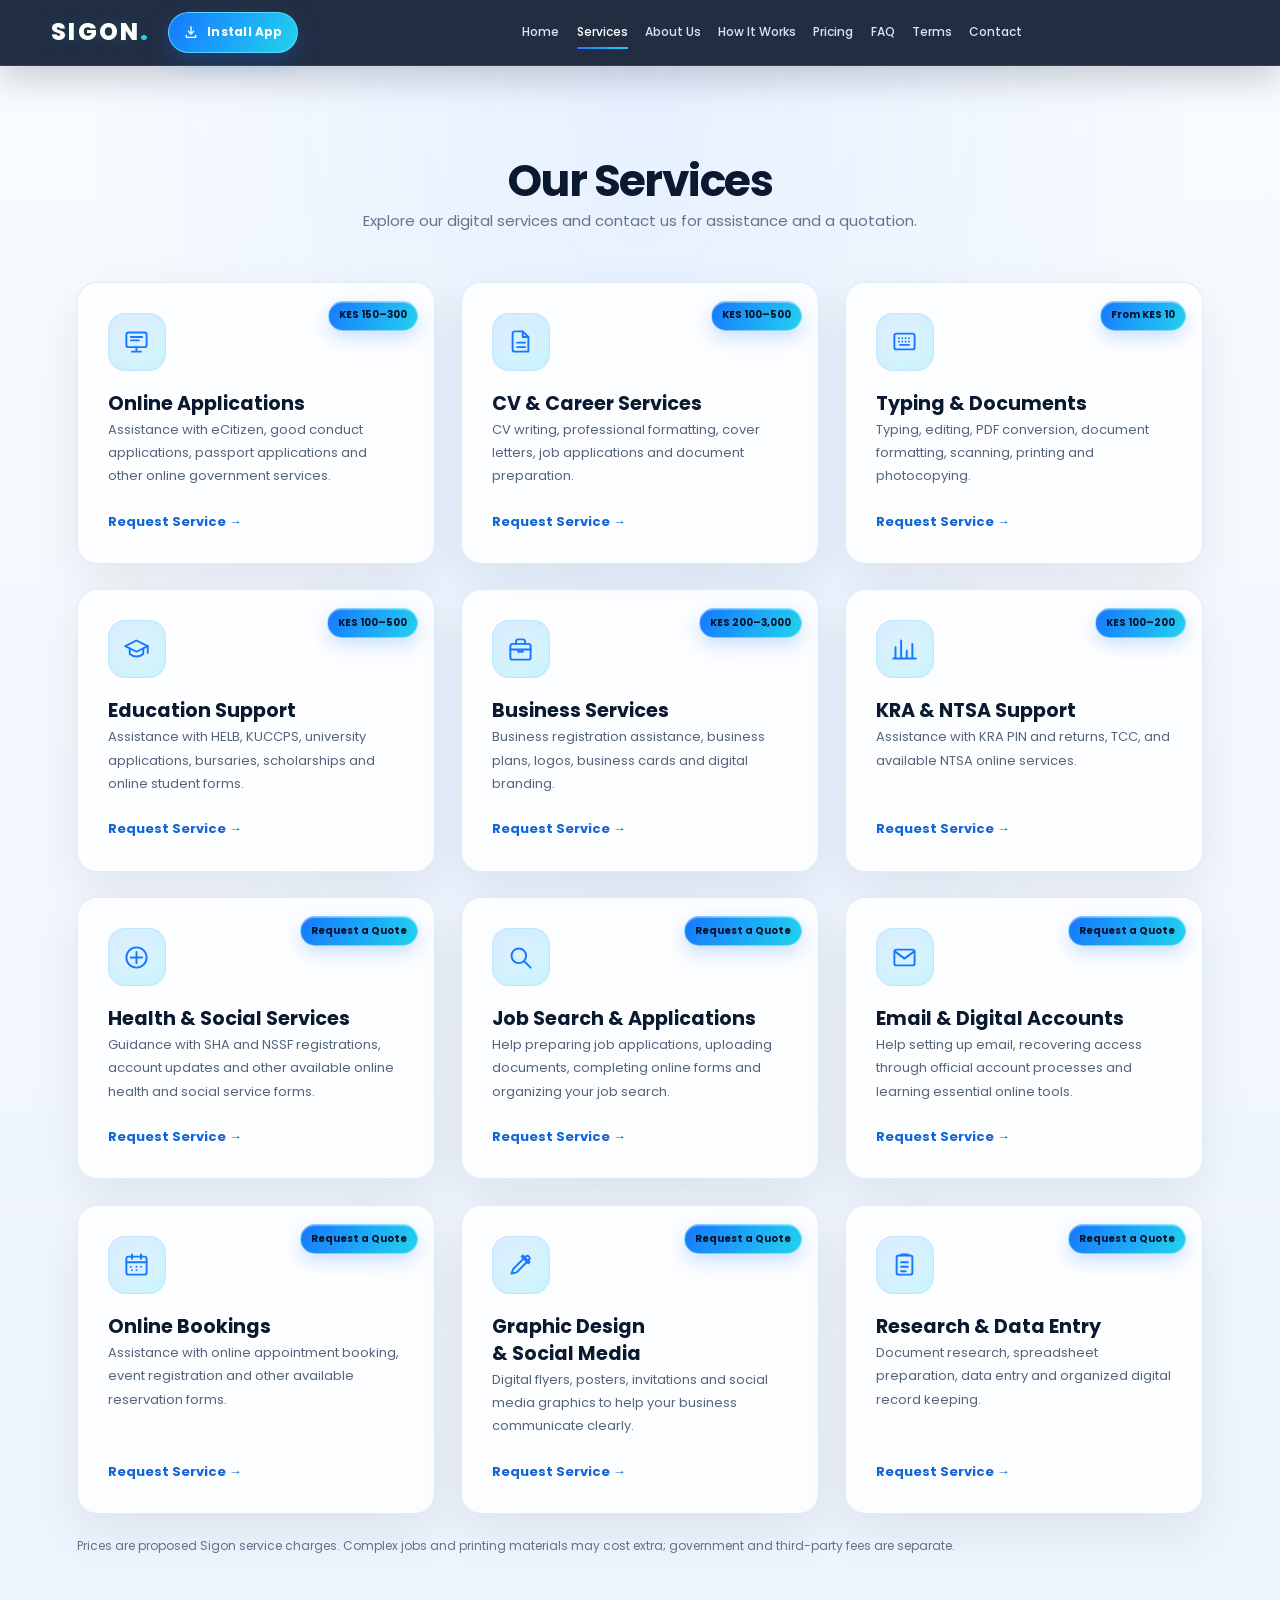
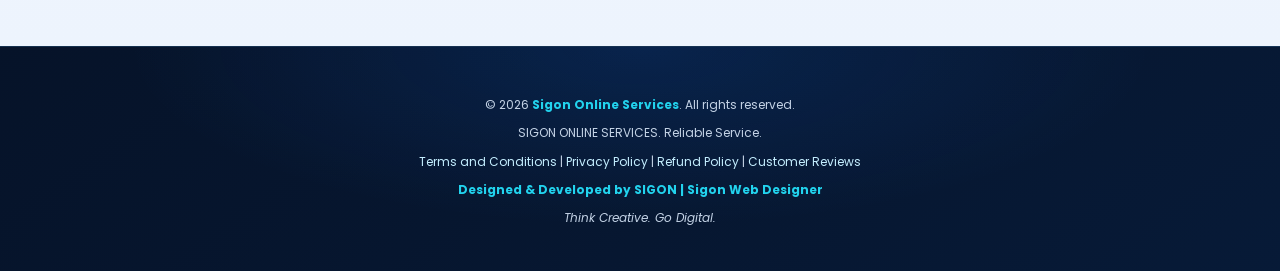
<file: services.html>
<!DOCTYPE html>
<html lang="en">
<head>
    <meta charset="UTF-8">
    <meta name="viewport" content="width=device-width, initial-scale=1.0">
    <title>Our Services | SIGON ONLINE SERVICES</title>
    <meta name="description" content="Explore digital application, career, document, education, business and online assistance from Sigon Online Services.">
    <meta name="theme-color" content="#07152f">
    <meta name="mobile-web-app-capable" content="yes">
    <meta name="apple-mobile-web-app-capable" content="yes">
    <meta name="apple-mobile-web-app-status-bar-style" content="black-translucent">
    <link rel="manifest" href="manifest.json">
    <link rel="icon" type="image/png" sizes="192x192" href="assets/icon-192.png">
    <link rel="apple-touch-icon" href="assets/icon-192.png">
    <link rel="preconnect" href="https://fonts.googleapis.com">
    <link rel="preconnect" href="https://fonts.gstatic.com" crossorigin>
    <link href="https://fonts.googleapis.com/css2?family=Poppins:wght@300;400;500;600;700;800&display=swap" rel="stylesheet">
    <link rel="stylesheet" href="style.css">
</head>
<body>
<header>
    <div class="navbar">
        <a class="logo" href="index.html">SIGON<span>.</span></a>
        <button class="menu-btn" id="menuBtn" aria-label="Toggle navigation" aria-expanded="false">☰</button>
        <nav id="navMenu" class="nav-links" aria-label="Main navigation"><div class="nav-actions">
                <button type="button" class="install-app-button" id="installAppButton" hidden>
                    <svg viewBox="0 0 24 24" aria-hidden="true"><path d="M12 3a1 1 0 0 1 1 1v8.59l2.3-2.3a1 1 0 1 1 1.4 1.42l-4 4a1 1 0 0 1-1.4 0l-4-4a1 1 0 1 1 1.4-1.42l2.3 2.3V4a1 1 0 0 1 1-1ZM5 16a1 1 0 0 1 1 1v2h12v-2a1 1 0 1 1 2 0v3a1 1 0 0 1-1 1H5a1 1 0 0 1-1-1v-3a1 1 0 0 1 1-1Z"/></svg>
                    <span>Install Sigon App</span>
                </button>
            </div>
<a href="index.html">Home</a>
            <a href="services.html" aria-current="page">Services</a>
            <a href="about.html">About Us</a>
            <a href="how-it-works.html">How It Works</a>
            <a href="pricing.html">Pricing</a>
            <a href="faq.html">FAQ</a>
            <a href="terms.html">Terms</a>
            <a href="contact.html">Contact</a>
</nav>
    </div>
</header>

<main>
    <section class="services" id="services">
        <div class="section-head">
            <h1>Our Services</h1>
            <p>Explore our digital services and contact us for assistance and a quotation.</p>
        </div>

        <div class="service-grid">
            <article class="service-card" data-pricing-category="applications">
                <div class="service-icon" aria-hidden="true"><svg viewBox="0 0 24 24"><rect x="3" y="4" width="18" height="13" rx="2"/><path d="M8 21h8m-4-4v4M7 8h10m-10 3h7"/></svg></div>
                <h2>Online Applications</h2>
                <p>Assistance with eCitizen, good conduct applications, passport applications and other online government services.</p>
                <a href="contact.html?service=Online%20Applications" data-service="Online Applications">Request Service →</a>
            </article>
            <article class="service-card" data-pricing-category="career">
                <div class="service-icon" aria-hidden="true"><svg viewBox="0 0 24 24"><path d="M7 3h7l5 5v13H7a2 2 0 0 1-2-2V5a2 2 0 0 1 2-2Z"/><path d="M14 3v5h5M9 13h7m-7 4h7"/></svg></div>
                <h2>CV &amp; Career Services</h2>
                <p>CV writing, professional formatting, cover letters, job applications and document preparation.</p>
                <a href="contact.html?service=CV%20and%20Career%20Services" data-service="CV and Career Services">Request Service →</a>
            </article>
            <article class="service-card" data-pricing-category="documents">
                <div class="service-icon" aria-hidden="true"><svg viewBox="0 0 24 24"><rect x="3" y="5" width="18" height="14" rx="2"/><path d="M7 9h.01M10 9h.01M13 9h.01M16 9h.01M7 12h.01M10 12h.01M13 12h.01M16 12h.01M8 15h8"/></svg></div>
                <h2>Typing &amp; Documents</h2>
                <p>Typing, editing, PDF conversion, document formatting, scanning, printing and photocopying.</p>
                <a href="contact.html?service=Typing%20and%20Documents" data-service="Typing and Documents">Request Service →</a>
            </article>
            <article class="service-card" data-pricing-category="education">
                <div class="service-icon" aria-hidden="true"><svg viewBox="0 0 24 24"><path d="m2 9 10-5 10 5-10 5L2 9Z"/><path d="M6 11v5c3.5 3 8.5 3 12 0v-5M22 9v6"/></svg></div>
                <h2>Education Support</h2>
                <p>Assistance with HELB, KUCCPS, university applications, bursaries, scholarships and online student forms.</p>
                <a href="contact.html?service=Education%20Support" data-service="Education Support">Request Service →</a>
            </article>
            <article class="service-card" data-pricing-category="business">
                <div class="service-icon" aria-hidden="true"><svg viewBox="0 0 24 24"><rect x="3" y="7" width="18" height="14" rx="2"/><path d="M8 7V5a2 2 0 0 1 2-2h4a2 2 0 0 1 2 2v2m-13 5h18m-11 0v2h4v-2"/></svg></div>
                <h2>Business Services</h2>
                <p>Business registration assistance, business plans, logos, business cards and digital branding.</p>
                <a href="contact.html?service=Business%20Services" data-service="Business Services">Request Service →</a>
            </article>
            <article class="service-card" data-pricing-category="kra-ntsa">
                <div class="service-icon" aria-hidden="true"><svg viewBox="0 0 24 24"><path d="M4 20V10m5 10V4m5 16v-7m5 7V7M2 20h20"/></svg></div>
                <h2>KRA &amp; NTSA Support</h2>
                <p>Assistance with KRA PIN and returns, TCC, and available NTSA online services.</p>
                <a href="contact.html?service=KRA%20and%20NTSA%20Support" data-service="KRA and NTSA Support">Request Service →</a>
            </article>
            <article class="service-card" data-pricing-category="other">
                <div class="service-icon" aria-hidden="true"><svg viewBox="0 0 24 24"><circle cx="12" cy="12" r="9"/><path d="M12 7v10m-5-5h10"/></svg></div>
                <h2>Health &amp; Social Services</h2>
                <p>Guidance with SHA and NSSF registrations, account updates and other available online health and social service forms.</p>
                <a href="contact.html?service=Health%20and%20Social%20Services" data-service="Health and Social Services">Request Service →</a>
            </article>
            <article class="service-card" data-pricing-category="other">
                <div class="service-icon" aria-hidden="true"><svg viewBox="0 0 24 24"><circle cx="10.5" cy="10.5" r="6.5"/><path d="m16 16 5 5"/></svg></div>
                <h2>Job Search &amp; Applications</h2>
                <p>Help preparing job applications, uploading documents, completing online forms and organizing your job search.</p>
                <a href="contact.html?service=Job%20Search%20and%20Applications" data-service="Job Search and Applications">Request Service →</a>
            </article>
            <article class="service-card" data-pricing-category="other">
                <div class="service-icon" aria-hidden="true"><svg viewBox="0 0 24 24"><rect x="3" y="5" width="18" height="14" rx="2"/><path d="m4 7 8 6 8-6"/></svg></div>
                <h2>Email &amp; Digital Accounts</h2>
                <p>Help setting up email, recovering access through official account processes and learning essential online tools.</p>
                <a href="contact.html?service=Email%20and%20Digital%20Accounts" data-service="Email and Digital Accounts">Request Service →</a>
            </article>
            <article class="service-card" data-pricing-category="other">
                <div class="service-icon" aria-hidden="true"><svg viewBox="0 0 24 24"><rect x="3" y="5" width="18" height="16" rx="2"/><path d="M16 3v4M8 3v4M3 10h18m-14 4h.01M12 14h.01M16 14h.01M8 17h.01M12 17h.01"/></svg></div>
                <h2>Online Bookings</h2>
                <p>Assistance with online appointment booking, event registration and other available reservation forms.</p>
                <a href="contact.html?service=Online%20Bookings" data-service="Online Bookings">Request Service →</a>
            </article>
            <article class="service-card" data-pricing-category="other">
                <div class="service-icon" aria-hidden="true"><svg viewBox="0 0 24 24"><path d="m14 4 6 6M4 20l4.5-1 11-11a2.1 2.1 0 0 0-3-3l-11 11L4 20Z"/><path d="M13 5l6 6"/></svg></div>
                <h2>Graphic Design &amp; Social Media</h2>
                <p>Digital flyers, posters, invitations and social media graphics to help your business communicate clearly.</p>
                <a href="contact.html?service=Graphic%20Design%20and%20Social%20Media" data-service="Graphic Design and Social Media">Request Service →</a>
            </article>
            <article class="service-card" data-pricing-category="other">
                <div class="service-icon" aria-hidden="true"><svg viewBox="0 0 24 24"><rect x="5" y="4" width="14" height="17" rx="2"/><path d="M9 4V3h6v1m-6 6h6m-6 4h6m-6 4h4"/></svg></div>
                <h2>Research &amp; Data Entry</h2>
                <p>Document research, spreadsheet preparation, data entry and organized digital record keeping.</p>
                <a href="contact.html?service=Research%20and%20Data%20Entry" data-service="Research and Data Entry">Request Service →</a>
            </article>
        </div>
        <p class="service-pricing-note">Prices are proposed Sigon service charges. Complex jobs and printing materials may cost extra; government and third-party fees are separate.</p>
    </section>
</main>

<footer>
    <p>© <span id="year"></span> <strong>Sigon Online Services</strong>. All rights reserved.</p>
    <p>SIGON ONLINE SERVICES. Reliable Service.</p>
    <p><a href="terms.html">Terms and Conditions</a> | <a href="terms.html#privacy-policy">Privacy Policy</a> | <a href="terms.html#refund-policy">Refund Policy</a> | <a href="reviews.html">Customer Reviews</a></p>
    <p><strong>Designed &amp; Developed by SIGON | Sigon Web Designer</strong></p>
    <p><em>Think Creative. Go Digital.</em></p>
</footer>

<dialog class="install-help-dialog" id="installHelpDialog" aria-labelledby="installHelpTitle" aria-describedby="installHelpDescription">
    <div class="install-help-content">
        <button type="button" class="install-help-close" id="installHelpClose" aria-label="Close installation instructions">×</button>
        <span class="install-help-icon" aria-hidden="true">↓</span>
        <h2 id="installHelpTitle">Install Sigon Online Services</h2>
        <div id="installHelpDescription"></div>
    </div>
</dialog>

<script src="script.js" defer></script>
<script src="pricing.js" defer></script>
</body>
</html>
</file>
<file: style.css>
:root {
            --navy: #07152f;
            --blue: #1677ff;
            --cyan: #22d3ee;
            --white: #ffffff;
            --light: #f3f7ff;
            --text: #334155;
            --ink: #0b1930;
            --muted: #64748b;
            --line: rgba(99, 150, 203, 0.18);
            --surface: rgba(255, 255, 255, 0.82);
            --surface-strong: rgba(255, 255, 255, 0.94);
            --brand-gradient: linear-gradient(120deg, #1677ff, #22d3ee);
            --shadow-soft: 0 18px 48px rgba(7, 21, 47, 0.08);
            --shadow-glow: 0 18px 45px rgba(22, 119, 255, 0.18);
            --radius-card: 20px;
        }

        * {
            margin: 0;
            padding: 0;
            box-sizing: border-box;
            scroll-behavior: smooth;
        }

        body {
            font-family: 'Poppins', sans-serif;
            min-width: 320px;
            overflow-x: clip;
            background:
                radial-gradient(ellipse at 2% 12%, rgba(34, 211, 238, 0.055), transparent 28rem),
                radial-gradient(ellipse at 96% 28%, rgba(22, 119, 255, 0.055), transparent 30rem),
                linear-gradient(180deg, #f8fbff 0%, #eff5fd 100%);
            color: var(--text);
            line-height: 1.7;
        }

        html.intro-enabled,
        html.intro-enabled body,
        body.intro-active {
            overflow: hidden;
        }

        .welcome-intro {
            position: fixed;
            inset: 0;
            z-index: 2000;
            display: none;
            align-items: center;
            justify-content: center;
            overflow: hidden;
            isolation: isolate;
            color: #fff;
            background:
                radial-gradient(ellipse at 50% 45%, #0c2c50 0%, transparent 48%),
                linear-gradient(135deg, #020611 0%, #06142b 52%, #01040b 100%);
            opacity: 1;
            transition: opacity .4s ease, visibility .4s ease;
        }

        .intro-enabled .welcome-intro {
            display: flex;
        }

        .welcome-intro[hidden] {
            display: none;
        }

        .welcome-intro.is-leaving {
            opacity: 0;
            visibility: hidden;
            pointer-events: none;
        }

        .intro-grid {
            position: absolute;
            inset: -50%;
            z-index: -1;
            opacity: .2;
            background-image:
                linear-gradient(#22d3ee14 1px, transparent 1px),
                linear-gradient(90deg, #22d3ee14 1px, transparent 1px);
            background-size: 58px 58px;
            transform: perspective(520px) rotateX(58deg) scale(1.7);
            transform-origin: center 70%;
            animation: intro-grid-drift 8s linear infinite;
        }

        .intro-beam {
            position: absolute;
            z-index: -1;
            width: 140vw;
            height: 1px;
            background: linear-gradient(90deg, transparent, #22d3eeaa, #1677ff66, transparent);
            box-shadow: 0 0 18px #22d3ee88;
            opacity: 0;
            transform: rotate(-24deg);
            animation: intro-beam-sweep 3.2s ease-in-out infinite;
        }

        .intro-beam-one {
            top: 28%;
            left: -20%;
        }

        .intro-beam-two {
            top: 68%;
            left: -30%;
            animation-delay: 1.3s;
        }

        .intro-particles {
            position: absolute;
            inset: 0;
            overflow: hidden;
            z-index: -1;
        }

        .intro-particles span {
            position: absolute;
            left: var(--particle-x);
            top: var(--particle-y);
            width: var(--particle-size);
            height: var(--particle-size);
            border-radius: 50%;
            background: #65eaff;
            box-shadow: 0 0 10px 2px #22d3ee99;
            opacity: 0;
            animation: intro-particle-float var(--particle-duration) ease-in-out var(--particle-delay) infinite;
        }

        .intro-particles span:nth-child(1) { --particle-x: 9%; --particle-y: 24%; --particle-size: 3px; --particle-duration: 3.4s; --particle-delay: -.3s; }
        .intro-particles span:nth-child(2) { --particle-x: 18%; --particle-y: 72%; --particle-size: 2px; --particle-duration: 4.1s; --particle-delay: -1.7s; }
        .intro-particles span:nth-child(3) { --particle-x: 26%; --particle-y: 38%; --particle-size: 4px; --particle-duration: 3.8s; --particle-delay: -2.2s; }
        .intro-particles span:nth-child(4) { --particle-x: 34%; --particle-y: 83%; --particle-size: 2px; --particle-duration: 4.4s; --particle-delay: -.8s; }
        .intro-particles span:nth-child(5) { --particle-x: 43%; --particle-y: 18%; --particle-size: 3px; --particle-duration: 3.7s; --particle-delay: -1.1s; }
        .intro-particles span:nth-child(6) { --particle-x: 56%; --particle-y: 78%; --particle-size: 3px; --particle-duration: 4.2s; --particle-delay: -2.8s; }
        .intro-particles span:nth-child(7) { --particle-x: 64%; --particle-y: 27%; --particle-size: 2px; --particle-duration: 3.5s; --particle-delay: -1.4s; }
        .intro-particles span:nth-child(8) { --particle-x: 73%; --particle-y: 67%; --particle-size: 4px; --particle-duration: 4.5s; --particle-delay: -.5s; }
        .intro-particles span:nth-child(9) { --particle-x: 82%; --particle-y: 35%; --particle-size: 2px; --particle-duration: 3.9s; --particle-delay: -2.4s; }
        .intro-particles span:nth-child(10) { --particle-x: 91%; --particle-y: 79%; --particle-size: 3px; --particle-duration: 4.3s; --particle-delay: -1.9s; }
        .intro-particles span:nth-child(11) { --particle-x: 13%; --particle-y: 52%; --particle-size: 2px; --particle-duration: 4s; --particle-delay: -2.1s; }
        .intro-particles span:nth-child(12) { --particle-x: 87%; --particle-y: 17%; --particle-size: 3px; --particle-duration: 3.6s; --particle-delay: -.9s; }

        .intro-content {
            position: relative;
            width: min(92vw, 880px);
            padding: 32px 16px;
            text-align: center;
        }

        .intro-logo {
            position: relative;
            z-index: 1;
            color: #fff;
            font-size: clamp(42px, 9vw, 82px);
            font-weight: 800;
            line-height: 1.1;
            letter-spacing: .12em;
            text-shadow: 0 0 18px #1677ff99, 0 0 48px #22d3ee66;
            animation: intro-logo-arrive 1s cubic-bezier(.16, 1, .3, 1) both;
        }

        .intro-logo span {
            color: var(--cyan);
        }

        .intro-orbit {
            position: absolute;
            top: 50%;
            left: 50%;
            width: clamp(210px, 48vw, 490px);
            aspect-ratio: 1;
            border: 1px solid #22d3ee20;
            border-radius: 50%;
            box-shadow: 0 0 38px #1677ff1a, inset 0 0 38px #22d3ee12;
            transform: translate(-50%, -50%) scale(.8);
            animation: intro-orbit-pulse 3s ease-in-out infinite;
        }

        .intro-title {
            display: inline-block;
            max-width: 100%;
            margin-top: 21px;
            overflow: hidden;
            color: #dffaff;
            font-size: clamp(13px, 2.8vw, 21px);
            font-weight: 600;
            line-height: 1.5;
            letter-spacing: .12em;
            white-space: nowrap;
            border-right: 2px solid var(--cyan);
            text-shadow: 0 0 16px #22d3ee66;
            animation: intro-type 1.55s steps(32, end) .45s both, intro-caret .7s step-end infinite;
        }

        .intro-subtitle {
            margin-top: 9px;
            color: #9fb6d3;
            font-size: clamp(12px, 2vw, 16px);
            letter-spacing: .08em;
            opacity: 0;
            animation: intro-subtitle-appear .7s ease 1.35s forwards;
        }

        .intro-loader {
            position: absolute;
            right: 24px;
            bottom: max(28px, env(safe-area-inset-bottom));
            left: 24px;
            width: min(340px, calc(100% - 48px));
            margin: auto;
            color: #9fb6d3;
            font-size: 11px;
            letter-spacing: .08em;
            text-align: center;
        }

        .intro-loader p {
            margin-bottom: 10px;
        }

        .intro-progress {
            height: 3px;
            overflow: hidden;
            border-radius: 5px;
            background: #ffffff20;
            box-shadow: 0 0 12px #1677ff33;
        }

        .intro-progress span {
            display: block;
            width: 0;
            height: 100%;
            border-radius: inherit;
            background: linear-gradient(90deg, #1677ff, #22d3ee);
            box-shadow: 0 0 12px #22d3ee;
        }

        .intro-percent {
            display: block;
            margin-top: 7px;
            color: #dffaff;
            font-variant-numeric: tabular-nums;
        }

        @keyframes intro-grid-drift {
            to { background-position: 0 58px, 58px 0; }
        }

        @keyframes intro-beam-sweep {
            0%, 100% { opacity: 0; transform: translateY(-45px) rotate(-24deg); }
            35%, 65% { opacity: .7; }
            50% { transform: translateY(55px) rotate(-24deg); }
        }

        @keyframes intro-particle-float {
            0%, 100% { opacity: .1; transform: translate3d(0, 10px, 0) scale(.7); }
            50% { opacity: .9; transform: translate3d(12px, -18px, 0) scale(1.2); }
        }

        @keyframes intro-logo-arrive {
            from { opacity: 0; transform: scale(.58); filter: blur(10px); }
            to { opacity: 1; transform: scale(1); filter: blur(0); }
        }

        @keyframes intro-orbit-pulse {
            0%, 100% { opacity: .35; transform: translate(-50%, -50%) scale(.82); }
            50% { opacity: .8; transform: translate(-50%, -50%) scale(1); }
        }

        @keyframes intro-type {
            from { width: 0; }
            to { width: 32ch; }
        }

        @keyframes intro-caret {
            50% { border-color: transparent; }
        }

        @keyframes intro-subtitle-appear {
            from { opacity: 0; transform: translateY(8px); }
            to { opacity: 1; transform: translateY(0); }
        }

        @media (max-width: 540px) {
            .intro-title {
                letter-spacing: .045em;
                animation-duration: 1.55s, .7s;
            }
        }

        @media (prefers-reduced-motion: reduce) {
            .welcome-intro,
            .intro-grid,
            .intro-beam,
            .intro-particles span,
            .intro-logo,
            .intro-orbit,
            .intro-title,
            .intro-subtitle {
                animation: none;
                transition: none;
            }

            .intro-logo {
                opacity: 1;
                transform: none;
                filter: none;
            }

            .intro-title {
                width: auto;
                border-right: 0;
            }

            .intro-subtitle {
                opacity: 1;
                transform: none;
            }
        }

        a {
            text-decoration: none;
        }

        header {
            background: rgba(7, 21, 47, 0.76);
            backdrop-filter: blur(14px);
            -webkit-backdrop-filter: blur(14px);
            color: white;
            position: sticky;
            top: 0;
            z-index: 1000;
            box-shadow: 0 10px 30px rgba(7, 21, 47, 0.12);
            border-bottom: 1px solid rgba(255,255,255,0.08);
        }

        .navbar {
            max-width: 1200px;
            margin: auto;
            padding: 16px 5%;
            display: flex;
            align-items: center;
            justify-content: flex-start;
            gap: 20px;
        }

        .logo {
            font-size: 25px;
            font-weight: 800;
            color: white;
            letter-spacing: 1px;
        }

        .logo span {
            color: var(--cyan);
        }

        nav {
            display: flex;
            align-items: center;
            gap: 22px;
        }

        .nav-links {
            display: flex;
            align-items: center;
            justify-content: center;
            gap: 22px;
            flex: 1;
            flex-wrap: wrap;
        }

        .nav-links a {
            color: #e2e8f0;
            font-size: 13px;
            transition: .3s;
        }

        .nav-links a:hover,
        .nav-links a.active {
            color: var(--cyan);
        }

        .nav-actions {
            display: flex;
            align-items: center;
            gap: 12px;
            margin: 0;
        }

        .install-app-button {
            display: inline-flex;
            align-items: center;
            justify-content: center;
            gap: 8px;
            padding: 9px 16px;
            border: 1px solid rgba(34, 211, 238, 0.9);
            border-radius: 999px;
            background: linear-gradient(135deg, #1b7dff 0%, #0d57c7 100%);
            box-shadow: 0 8px 22px rgba(22, 119, 255, 0.32);
            color: #fff;
            font: inherit;
            font-size: 12px;
            font-weight: 700;
            letter-spacing: 0.02em;
            white-space: nowrap;
            cursor: pointer;
            transition: transform .2s ease, box-shadow .2s ease, background .2s ease, border-color .2s ease;
        }

        .install-app-button:hover {
            transform: translateY(-2px);
            background: linear-gradient(135deg, #2b8dff 0%, #1677ff 100%);
            box-shadow: 0 10px 28px rgba(22, 119, 255, 0.46);
            border-color: rgba(34, 211, 238, 1);
        }

        .install-app-button:focus-visible,
        .install-help-close:focus-visible {
            outline: 3px solid var(--cyan);
            outline-offset: 3px;
        }

        .install-app-button[hidden] {
            display: none !important;
        }

        .install-app-button svg {
            width: 17px;
            height: 17px;
            fill: currentColor;
            flex: 0 0 auto;
        }

        .install-help-dialog {
            width: min(92vw, 430px);
            max-height: calc(100vh - 32px);
            max-height: calc(100dvh - 32px);
            overflow-y: auto;
            padding: 0;
            border: 1px solid #6faeff66;
            border-radius: 20px;
            background: #0a1d3b;
            box-shadow: 0 24px 80px #0009, 0 0 34px #1677ff33;
            color: #e2e8f0;
        }

        .install-help-dialog::backdrop {
            background: #020817c9;
            backdrop-filter: blur(5px);
        }

        .install-help-content {
            position: relative;
            padding: 32px;
        }

        .install-help-close {
            position: absolute;
            top: 14px;
            right: 16px;
            width: 36px;
            height: 36px;
            border: 1px solid #ffffff24;
            border-radius: 50%;
            background: #ffffff0d;
            color: #fff;
            font-size: 24px;
            line-height: 1;
            cursor: pointer;
        }

        .install-help-icon {
            display: grid;
            width: 44px;
            height: 44px;
            margin-bottom: 15px;
            place-items: center;
            border-radius: 13px;
            background: linear-gradient(135deg, var(--blue), #0c9bff);
            color: #fff;
            font-size: 28px;
            font-weight: 700;
        }

        .install-help-dialog h2 {
            margin-bottom: 12px;
            color: #fff;
            font-size: 23px;
        }

        .install-help-dialog p {
            color: #c4d2e5;
            font-size: 14px;
        }

        .install-help-dialog ol {
            display: grid;
            gap: 10px;
            margin: 15px 0 0;
            padding-left: 22px;
            color: #e2e8f0;
            font-size: 14px;
        }

        .menu-btn {
            display: none;
            margin-left: auto;
            border: 0;
            background: transparent;
            color: white;
            font-size: 28px;
            cursor: pointer;
        }

        .hero {
            min-height: 590px;
            padding: 46px 6%;
            display: flex;
            align-items: center;
            background:
                linear-gradient(135deg, rgba(7, 21, 47, 0.84), rgba(22, 119, 255, 0.25), rgba(7, 21, 47, 0.76)),
                url('https://images.unsplash.com/photo-1500530855697-b586d89ba3ee?auto=format&fit=crop&w=1600&q=80') center center / cover no-repeat;
            background-attachment: scroll;
            background-repeat: no-repeat;
            background-position: center center;
            background-size: cover;
            color: white;
            position: relative;
            overflow: hidden;
        }

        .hero::before {
            content: "";
            position: absolute;
            inset: 0;
            background: radial-gradient(circle at top right, rgba(34, 211, 238, 0.24), transparent 28%);
            pointer-events: none;
        }

        .hero-content {
            position: relative;
            z-index: 1;
            max-width: 1200px;
            width: 100%;
            margin: auto;
        }

        .tag {
            display: inline-block;
            border: 1px solid rgba(34, 211, 238, 0.7);
            background: rgba(8, 17, 30, 0.28);
            color: var(--cyan);
            padding: 8px 18px;
            border-radius: 999px;
            font-size: 12px;
            margin-bottom: 22px;
            letter-spacing: 0.14em;
            text-transform: uppercase;
        }

        .hero h1 {
            max-width: 780px;
            font-size: clamp(38px, 6vw, 68px);
            line-height: 1.12;
            margin-bottom: 22px;
            letter-spacing: -0.04em;
        }

        .hero h1 span {
            color: var(--cyan);
        }

        .hero p {
            max-width: 680px;
            color: rgba(255,255,255,0.88);
            font-size: 18px;
            margin-bottom: 32px;
        }

        .buttons {
            display: flex;
            gap: 14px;
            flex-wrap: wrap;
            margin-bottom: 36px;
        }

        .btn {
            display: inline-flex;
            align-items: center;
            justify-content: center;
            padding: 14px 24px;
            border-radius: 999px;
            font-weight: 600;
            font-size: 14px;
            transition: .3s;
            cursor: pointer;
            box-shadow: 0 10px 24px rgba(7, 21, 47, 0.12);
        }

        .whatsapp-icon {
            width: 20px;
            height: 20px;
            fill: currentColor;
            vertical-align: middle;
        }

        .whatsapp-contact-icon {
            color: #16a34a;
            margin-right: 4px;
        }

        .whatsapp-icon,
        .whatsapp-contact-icon {
            display: none;
        }

        .facebook-link {
            display: inline-flex;
            align-items: center;
            gap: 9px;
            margin-top: 12px;
            background: #1877f2;
            color: white;
        }

        .facebook-link:hover {
            background: #145fc0;
            transform: translateY(-2px);
        }

        .facebook-icon {
            width: 20px;
            height: 20px;
            fill: currentColor;
        }

        .instagram-link {
            display: inline-flex;
            align-items: center;
            gap: 9px;
            margin-top: 12px;
            background: linear-gradient(45deg, #feda75, #fa7e1e, #d62976, #962fbf, #4f5bd5);
            color: white;
        }

        .instagram-link:hover {
            filter: brightness(.9);
            transform: translateY(-2px);
        }

        .instagram-icon {
            width: 20px;
            height: 20px;
            fill: currentColor;
        }

        .btn-primary {
            background: var(--blue);
            color: white;
        }

        .btn-primary:hover {
            background: #0059d6;
            transform: translateY(-2px);
        }

        .btn-outline {
            border: 1px solid #ffffff80;
            color: white;
        }

        .btn-outline:hover {
            background: white;
            color: var(--navy);
        }

        .stats {
            display: grid;
            grid-template-columns: repeat(3, minmax(0, 1fr));
            min-width: 0;
            max-width: 760px;
            margin-top: 30px;
            gap: 18px;
        }

        .stat {
            min-width: 0;
            background: rgba(255,255,255,0.08);
            border: 1px solid rgba(255,255,255,0.12);
            backdrop-filter: blur(8px);
            border-radius: 18px;
            padding: 18px 16px;
            box-shadow: 0 14px 35px rgba(0,0,0,0.12);
        }

        .stat strong {
            display: block;
            font-size: 18px;
            color: var(--cyan);
        }

        .stat span {
            font-size: 12px;
            color: #dfeaf7;
        }

        section {
            padding: 90px 6%;
            scroll-margin-top: 75px;
        }

        .section-head {
            text-align: center;
            max-width: 720px;
            margin: 0 auto 42px;
        }

        .section-head h2 {
            color: var(--navy);
            font-size: clamp(28px, 4vw, 42px);
            margin-bottom: 14px;
            line-height: 1.15;
        }

        .section-head p {
            font-size: 15px;
            color: #64748b;
        }

        .services {
            background: linear-gradient(180deg, #f6f9ff 0%, #eef6ff 100%);
        }

        .service-grid {
            display: grid;
            grid-template-columns: repeat(3, minmax(0, 1fr));
            gap: 26px;
            max-width: 1200px;
            margin: auto;
        }

        .services-eyebrow {
            display: inline-block;
            margin-bottom: 10px;
            color: var(--blue);
            font-size: 11px;
            font-weight: 700;
            letter-spacing: .14em;
            text-transform: uppercase;
        }

        .home-services .section-head {
            margin-bottom: 32px;
        }

        .home-services .service-card {
            display: flex;
            min-width: 0;
            flex-direction: column;
        }

        .home-services .service-card a {
            align-self: flex-start;
            margin-top: auto;
        }

        .home-services-action {
            margin-top: 32px;
            text-align: center;
        }

        .service-card {
            position: relative;
            background: rgba(255,255,255,0.72);
            backdrop-filter: blur(12px);
            padding: 28px 24px 22px;
            border-radius: 22px;
            border: 1px solid rgba(22, 119, 255, 0.10);
            box-shadow: 0 20px 45px rgba(15, 23, 42, 0.06);
            transition: transform .35s ease, box-shadow .35s ease, border-color .35s ease;
        }

        .service-card:hover {
            transform: translateY(-8px);
            box-shadow: 0 24px 48px rgba(22, 119, 255, 0.14);
            border-color: rgba(34, 211, 238, 0.38);
        }

        .service-icon {
            display: grid;
            place-items: center;
            width: 62px;
            height: 62px;
            border-radius: 18px;
            margin-bottom: 18px;
            background: linear-gradient(135deg, rgba(22,119,255,0.12), rgba(34,211,238,0.18));
            font-size: 28px;
            box-shadow: inset 0 0 18px rgba(34, 211, 238, 0.1);
        }

        .service-card h3 {
            color: var(--navy);
            font-size: 20px;
            margin-bottom: 10px;
        }

        .service-card p {
            font-size: 14px;
            color: #4b5a70;
            margin-bottom: 18px;
        }

        .service-card a {
            color: var(--blue);
            font-weight: 600;
            font-size: 13px;
        }

        .service-card a:focus-visible {
            outline: 3px solid var(--cyan);
            outline-offset: 3px;
            border-radius: 3px;
        }

        .service-pricing-note {
            max-width: 1200px;
            margin: 22px auto 0;
            color: #64748b;
            font-size: 12px;
        }

        .features,
        .process {
            background: #fff;
        }

        .feature-grid,
        .process-grid {
            display: grid;
            grid-template-columns: repeat(3, minmax(0, 1fr));
            gap: 24px;
            max-width: 1180px;
            margin: auto;
        }

        .feature-card,
        .process-step {
            background: linear-gradient(180deg, rgba(255,255,255,0.88), rgba(234,244,255,0.9));
            border: 1px solid rgba(22, 119, 255, 0.08);
            border-radius: 24px;
            padding: 28px 22px;
            box-shadow: 0 18px 35px rgba(7, 21, 47, 0.06);
        }

        .feature-icon {
            display: inline-flex;
            width: 58px;
            height: 58px;
            border-radius: 16px;
            align-items: center;
            justify-content: center;
            margin-bottom: 18px;
            background: linear-gradient(135deg, rgba(22,119,255,0.16), rgba(34,211,238,0.18));
            font-size: 24px;
        }

        .feature-card h3,
        .process-step h3 {
            font-size: 22px;
            color: var(--navy);
            margin-bottom: 12px;
        }

        .feature-card p,
        .process-step p {
            color: #4b5a70;
            font-size: 14px;
        }

        .process-step {
            position: relative;
            overflow: hidden;
        }

        .process-step span {
            display: inline-flex;
            align-items: center;
            justify-content: center;
            min-width: 48px;
            height: 48px;
            border-radius: 12px;
            background: linear-gradient(135deg, var(--blue), var(--cyan));
            color: #fff;
            font-size: 14px;
            font-weight: 700;
            margin-bottom: 14px;
            box-shadow: 0 12px 20px rgba(22,119,255,0.22);
        }

        .founder-section {
            position: relative;
            overflow: hidden;
            isolation: isolate;
            background:
                radial-gradient(ellipse at 18% 55%, #123e754d, transparent 48%),
                linear-gradient(125deg, #06132b, #0a1d3b 58%, #07152f);
            color: #e2e8f0;
        }

        .founder-glow {
            position: absolute;
            z-index: -1;
            width: 360px;
            aspect-ratio: 1;
            border-radius: 50%;
            filter: blur(90px);
            opacity: .2;
            pointer-events: none;
        }

        .founder-glow-one {
            top: -190px;
            left: -100px;
            background: #1677ff;
        }

        .founder-glow-two {
            right: -120px;
            bottom: -240px;
            background: #22d3ee;
        }

        .founder-wrap {
            position: relative;
            display: grid;
            grid-template-columns: minmax(0, 1.15fr) minmax(290px, .85fr);
            align-items: center;
            gap: clamp(42px, 8vw, 100px);
            max-width: 1120px;
            margin: auto;
        }

        .founder-copy {
            max-width: 650px;
            transition: opacity .8s ease, transform .8s cubic-bezier(.2, .7, .2, 1);
        }

        .founder-eyebrow {
            display: inline-block;
            margin-bottom: 14px;
            color: var(--cyan);
            font-size: 12px;
            font-weight: 700;
            letter-spacing: .15em;
        }

        .founder-copy h2 {
            margin-bottom: 7px;
            color: #fff;
            font-size: clamp(32px, 4vw, 46px);
            line-height: 1.2;
        }

        .founder-copy h3 {
            margin-bottom: 22px;
            color: #8fc5ff;
            font-size: clamp(19px, 2.4vw, 25px);
            font-weight: 600;
        }

        .founder-quote {
            max-width: 590px;
            margin-bottom: 18px;
            color: #fff;
            font-size: clamp(18px, 2.2vw, 23px);
            font-weight: 500;
            line-height: 1.55;
        }

        .founder-description {
            max-width: 580px;
            margin-bottom: 24px;
            color: #b8c8dd;
            font-size: 14px;
        }

        .founder-values {
            display: grid;
            gap: 9px;
            margin-bottom: 28px;
            color: #dceafe;
            font-size: 13px;
        }

        .founder-values span::before {
            content: "✓";
            margin-right: 10px;
            color: var(--cyan);
            font-weight: 700;
        }

        .founder-actions {
            display: flex;
            align-items: center;
            gap: 18px;
            flex-wrap: wrap;
        }

        .founder-facebook {
            display: inline-flex;
            align-items: center;
            gap: 9px;
            color: #b9d8ff;
            font-size: 13px;
            font-weight: 600;
            transition: color .25s ease, transform .25s ease;
        }

        .founder-facebook:hover {
            color: #fff;
            transform: translateY(-2px);
        }

        .founder-facebook svg {
            width: 35px;
            height: 35px;
            padding: 7px;
            border: 1px solid #65aaff66;
            border-radius: 50%;
            background: #1677ff24;
            fill: currentColor;
        }

        .founder-portrait {
            position: relative;
            width: min(100%, 310px);
            justify-self: end;
            transition: opacity .9s ease .12s, transform .9s cubic-bezier(.2, .7, .2, 1) .12s;
        }

        .founder-photo-frame {
            position: relative;
            isolation: isolate;
            padding: 5px;
            border: 1px solid #46a5ff99;
            border-radius: 50%;
            background: linear-gradient(145deg, #ffffff24, #1677ff25 45%, #22d3ee35);
            box-shadow: 0 24px 70px #0007, 0 0 28px #1677ff4d;
            animation: founder-float 6s ease-in-out infinite;
            transition: box-shadow .35s ease, border-color .35s ease;
        }

        .founder-photo-frame::before {
            position: absolute;
            z-index: 2;
            inset: -2px;
            border: 2px solid transparent;
            border-radius: inherit;
            background: conic-gradient(from 0deg, transparent 0 72%, #22d3ee 82%, #fff 86%, #1677ff 91%, transparent 100%) border-box;
            content: "";
            -webkit-mask: linear-gradient(#fff 0 0) padding-box, linear-gradient(#fff 0 0);
            -webkit-mask-composite: xor;
            mask: linear-gradient(#fff 0 0) padding-box, linear-gradient(#fff 0 0);
            mask-composite: exclude;
            pointer-events: none;
            animation: founder-light-sweep 5s linear infinite;
        }

        .founder-photo-frame::after {
            position: absolute;
            z-index: 1;
            inset: 5px;
            border: 1px solid #ffffff44;
            border-radius: 50%;
            content: "";
            pointer-events: none;
        }

        .founder-photo-frame img {
            display: block;
            width: 100%;
            height: auto;
            aspect-ratio: 1;
            border-radius: 50%;
            object-fit: cover;
            object-position: center 18%;
            filter: brightness(1.05) contrast(1.04) saturate(1.06);
            transition: filter .4s ease, transform .6s cubic-bezier(.2, .7, .2, 1);
        }

        .founder-photo-frame:hover {
            border-color: #8edcff;
            box-shadow: 0 30px 80px #0008, 0 0 42px #1677ff80;
        }

        .founder-photo-frame:hover img {
            filter: brightness(1.08) contrast(1.06) saturate(1.08);
            transform: scale(1.035);
        }

        .founder-portrait figcaption {
            position: absolute;
            right: -22px;
            bottom: 24px;
            display: flex;
            align-items: center;
            gap: 11px;
            max-width: calc(100% - 12px);
            padding: 12px 17px 12px 12px;
            border: 1px solid #ffffff24;
            border-radius: 14px;
            background: #07152feF;
            box-shadow: 0 12px 34px #0005;
            color: #fff;
            backdrop-filter: blur(12px);
        }

        .founder-caption-mark {
            display: grid;
            width: 36px;
            height: 36px;
            place-items: center;
            border-radius: 11px;
            background: linear-gradient(135deg, var(--blue), #22a8ff);
            font-weight: 800;
        }

        .founder-portrait figcaption strong,
        .founder-portrait figcaption small {
            display: block;
        }

        .founder-portrait figcaption strong {
            font-size: 12px;
        }

        .founder-portrait figcaption small {
            margin-top: 2px;
            color: #a9bdd7;
            font-size: 10px;
        }

        .developer-skills {
            position: relative;
            max-width: 1120px;
            margin: 56px auto 0;
        }

        .developer-skills > h3 {
            margin-bottom: 18px;
            color: #fff;
            font-size: 21px;
        }

        .developer-skills-grid {
            display: grid;
            grid-template-columns: repeat(3, minmax(0, 1fr));
            gap: 12px;
        }

        .developer-skill {
            display: flex;
            min-height: 60px;
            align-items: center;
            gap: 12px;
            padding: 12px 15px;
            border: 1px solid rgba(143, 197, 255, 0.18);
            border-radius: 12px;
            background: linear-gradient(135deg, rgba(255,255,255,0.09), rgba(22,119,255,0.08));
            box-shadow: inset 0 1px 0 rgba(255,255,255,0.08);
            color: #e2e8f0;
            font-size: 13px;
            transition: transform .25s ease, border-color .25s ease, background .25s ease;
        }

        .developer-skill:hover {
            transform: translateY(-3px);
            border-color: rgba(34, 211, 238, 0.55);
            background: linear-gradient(135deg, rgba(255,255,255,0.13), rgba(22,119,255,0.16));
        }

        .developer-skill span {
            display: grid;
            width: 34px;
            height: 34px;
            flex: 0 0 34px;
            place-items: center;
            border: 1px solid rgba(34, 211, 238, 0.3);
            border-radius: 10px;
            background: rgba(22, 119, 255, 0.2);
            color: var(--cyan);
            font-size: 12px;
            font-weight: 700;
        }

        .founder-section.reveal-pending .founder-copy {
            opacity: 0;
            transform: translate3d(-28px, 12px, 0);
        }

        .founder-section.reveal-pending .founder-portrait {
            opacity: 0;
            transform: translate3d(24px, 18px, 0) scale(.96);
        }

        .founder-section.is-revealed .founder-copy,
        .founder-section.is-revealed .founder-portrait {
            opacity: 1;
            transform: none;
        }

        @keyframes founder-float {
            0%, 100% { transform: translateY(0); }
            50% { transform: translateY(-8px); }
        }

        @keyframes founder-light-sweep {
            to { transform: rotate(1turn); }
        }

        @media (prefers-reduced-motion: reduce) {
            .founder-photo-frame,
            .founder-photo-frame::before {
                animation: none;
            }

            .founder-copy,
            .founder-portrait,
            .founder-photo-frame img,
            .founder-facebook {
                transition: none;
            }
        }

        .terms-intro-screen {
            position: relative;
            display: grid;
            place-items: center;
            height: 70vh;
            min-height: 420px;
            overflow: hidden;
            background: var(--navy);
            border-bottom: 1px solid rgba(255, 255, 255, 0.1);
            transition: opacity 0.8s ease, transform 0.8s ease, visibility 0.8s ease;
        }

        .terms-intro-screen.is-hidden {
            opacity: 0;
            visibility: hidden;
            transform: translateY(-18px);
            pointer-events: none;
        }

        .terms-intro-image {
            position: absolute;
            inset: 0;
            width: 100%;
            height: 100%;
            object-fit: cover;
            filter: saturate(1.05) brightness(0.6) contrast(1.05);
        }

        .terms-intro-overlay {
            position: absolute;
            inset: 0;
            background: linear-gradient(135deg, rgba(7, 21, 47, 0.82), rgba(22, 119, 255, 0.3), rgba(34, 211, 238, 0.2));
        }

        .terms-intro-content {
            position: relative;
            z-index: 1;
            max-width: 820px;
            padding: 20px clamp(20px, 4vw, 40px);
            text-align: center;
            color: white;
            animation: welcome-rise 1s ease both;
        }

        .terms-kicker {
            margin-bottom: 18px;
            color: var(--cyan);
            font-weight: 700;
            letter-spacing: 0.25em;
            font-size: 12px;
        }

        .terms-intro-content h1 {
            margin: 0 0 16px;
            font-size: clamp(34px, 5vw, 64px);
            line-height: 1.08;
            color: white;
        }

        .terms-intro-subtitle {
            margin: 0 auto;
            max-width: 620px;
            color: rgba(255, 255, 255, 0.9);
            font-size: clamp(14px, 2vw, 18px);
        }

        .back-button {
            position: absolute;
            top: 28px;
            left: clamp(18px, 3vw, 36px);
            z-index: 2;
            display: inline-flex;
            align-items: center;
            gap: 8px;
            padding: 11px 18px;
            border: 1px solid rgba(255, 255, 255, 0.2);
            border-radius: 50px;
            background: rgba(7, 21, 47, 0.45);
            backdrop-filter: blur(8px);
            color: white;
            font: inherit;
            font-size: 14px;
            font-weight: 600;
            cursor: pointer;
            transition: transform 0.2s ease, background 0.2s ease;
        }

        .back-button:hover {
            transform: translateX(-2px);
            background: rgba(7, 21, 47, 0.62);
        }

        .back-arrow {
            font-size: 28px;
            line-height: 1;
            color: var(--cyan);
        }

        @keyframes welcome-rise {
            0% {
                opacity: 0;
                transform: translateY(28px) scale(0.96);
            }
            100% {
                opacity: 1;
                transform: translateY(0) scale(1);
            }
        }

        .terms-section {
            background: #f8fbff;
        }

        .terms-shell {
            max-width: 1100px;
            margin: 0 auto;
            background: white;
            border: 1px solid #dfeaf7;
            border-radius: 18px;
            padding: clamp(22px, 4vw, 40px);
            box-shadow: 0 18px 45px rgba(15, 23, 42, 0.05);
        }

        .terms-lead {
            margin-bottom: 28px;
            color: var(--navy);
            font-size: 15px;
        }

        .terms-shell p,
        .terms-shell li {
            color: #334155;
            font-size: 14px;
            line-height: 1.75;
        }

        .terms-block {
            margin-bottom: 28px;
            padding-bottom: 18px;
            border-bottom: 1px solid #e2e8f0;
        }

        .terms-block:last-of-type {
            margin-bottom: 0;
            border-bottom: none;
            padding-bottom: 0;
        }

        .terms-block h3 {
            margin-bottom: 12px;
            color: var(--navy);
            font-size: 20px;
        }

        .terms-shell ul {
            margin: 12px 0 14px 20px;
            padding-left: 20px;
        }

        .terms-shell li {
            margin-bottom: 6px;
        }

        .terms-signoff {
            margin-top: 20px;
            padding-top: 14px;
            border-top: 1px solid #e2e8f0;
        }

        .terms-signoff p {
            margin: 0;
        }

        footer a {
            color: var(--cyan);
            text-decoration: none;
        }

        footer a:hover {
            text-decoration: underline;
        }

        .contact {
            background: var(--light);
        }

        .contact-wrap {
            max-width: 1000px;
            margin: auto;
            display: grid;
            grid-template-columns: 1fr 1fr;
            gap: 30px;
        }

        .contact-info,
        .contact-form {
            padding: 30px;
            border-radius: 15px;
            background: white;
            border: 1px solid #e2e8f0;
        }

        .contact-info h3,
        .contact-form h3 {
            color: var(--navy);
            margin-bottom: 18px;
        }

        .contact-info p {
            font-size: 14px;
            margin-bottom: 15px;
            overflow-wrap: anywhere;
        }

        .contact-form input,
        .contact-form select,
        .contact-form textarea {
            width: 100%;
            padding: 13px;
            border: 1px solid #cbd5e1;
            border-radius: 7px;
            margin-bottom: 14px;
            font: inherit;
            font-size: 13px;
            background: white;
        }

        .contact-form textarea {
            resize: vertical;
            min-height: 110px;
        }

        .contact-form button {
            width: 100%;
            border: none;
        }

        .note {
            color: #64748b;
            font-size: 11px;
            margin-top: 12px;
        }

        footer {
            background: #040d1e;
            color: #cbd5e1;
            text-align: center;
            padding: 28px 5%;
            font-size: 12px;
        }

        footer strong {
            color: var(--cyan);
        }

        .whatsapp-float {
            position: fixed;
            right: 20px;
            bottom: 20px;
            z-index: 999;
            background: #16a34a;
            color: white;
            padding: 13px 18px;
            border-radius: 50px;
            box-shadow: 0 5px 20px #0003;
            font-size: 13px;
            font-weight: 700;
            display: inline-flex;
            align-items: center;
            gap: 9px;
        }

        .whatsapp-float svg {
            width: 21px;
            height: 21px;
            fill: currentColor;
            flex: 0 0 auto;
        }

        @media (max-width: 850px) {
            .menu-btn {
                display: block;
            }

            nav {
                display: none;
                position: absolute;
                top: 68px;
                left: 0;
                width: 100%;
                background: rgba(7, 21, 47, 0.96);
                padding: 22px;
                flex-direction: column;
                align-items: flex-start;
                gap: 18px;
                border-top: 1px solid rgba(255,255,255,0.08);
                box-shadow: 0 18px 30px rgba(7,21,47,0.24);
            }

            nav.open {
                display: flex;
            }

            .nav-links,
            .nav-actions {
                width: 100%;
                display: flex;
                flex-direction: column;
                align-items: flex-start;
                gap: 12px;
                margin-left: 0;
                margin-right: 0;
                order: 0;
            }

            .navbar {
                gap: 8px;
            }

            .navbar > .nav-actions {
                width: auto;
                flex: 0 0 auto;
                flex-direction: row;
                align-items: center;
                margin: 0;
            }

            .navbar > .nav-actions .install-app-button {
                width: auto;
                padding: 8px 10px;
                font-size: 11px;
            }

            .service-grid,
            .feature-grid,
            .process-grid {
                grid-template-columns: repeat(2, minmax(0, 1fr));
            }

            .founder-wrap,
            .contact-wrap {
                grid-template-columns: 1fr;
            }

            .founder-wrap {
                gap: 38px;
            }

            .founder-portrait {
                width: min(100%, 360px);
                justify-self: center;
            }

            .developer-skills-grid {
                grid-template-columns: repeat(2, minmax(0, 1fr));
            }
        }

        @media (max-width: 540px) {
            .hero {
                min-height: auto;
                padding: 42px 5% 36px;
            }

            .hero .tag {
                margin-bottom: 16px;
                padding: 7px 12px;
                font-size: 10px;
            }

            .hero h1 {
                font-size: clamp(30px, 8.5vw, 36px);
                line-height: 1.1;
            }

            .hero p {
                margin-bottom: 22px;
                font-size: 14px;
                line-height: 1.55;
            }

            .buttons {
                gap: 10px;
                margin-bottom: 22px;
            }

            .buttons .btn {
                width: 100%;
                min-height: 46px;
                padding: 11px 16px;
            }

            .stats {
                grid-template-columns: repeat(3, minmax(0, 1fr));
                gap: 8px;
                margin-top: 20px;
            }

            .stat {
                padding: 11px 7px;
                border-radius: 14px;
                text-align: center;
            }

            .stat strong {
                font-size: 12px;
                line-height: 1.35;
            }

            .stat span {
                display: block;
                font-size: 10px;
                line-height: 1.35;
            }

            .home-services .section-head {
                margin-bottom: 26px;
            }

            .service-grid,
            .feature-grid,
            .process-grid {
                grid-template-columns: 1fr;
            }

            section {
                padding: 60px 5%;
            }

            .founder-portrait figcaption {
                right: -6px;
                bottom: 16px;
            }

            .founder-actions {
                gap: 14px;
            }

            .developer-skills-grid {
                grid-template-columns: 1fr;
            }

            .install-help-content {
                padding: 27px 23px;
            }

            .whatsapp-float {
                right: max(14px, env(safe-area-inset-right));
                bottom: max(14px, env(safe-area-inset-bottom));
                width: 48px;
                height: 48px;
                justify-content: center;
                padding: 11px;
                font-size: 0;
            }

            footer {
                padding-bottom: 84px;
            }
        }

        .pricing-page {
            background: #f3f7ff;
        }

        .pricing-hero {
            min-height: 530px;
            padding-top: 82px;
            padding-bottom: 78px;
            background-image:
                linear-gradient(135deg, rgba(7, 21, 47, 0.9), rgba(22, 119, 255, 0.24), rgba(7, 21, 47, 0.86)),
                url('https://images.unsplash.com/photo-1500530855697-b586d89ba3ee?auto=format&fit=crop&w=1600&q=80');
            background-attachment: scroll;
            background-position: center center;
            background-repeat: no-repeat;
            background-size: cover;
        }

        .pricing-hero h1 {
            max-width: 900px;
            margin-bottom: 12px;
            font-size: clamp(42px, 6vw, 72px);
        }

        .pricing-hero .pricing-hero-subtitle {
            margin-bottom: 14px;
            color: var(--cyan);
            font-size: clamp(19px, 2.5vw, 26px);
            font-weight: 600;
        }

        .pricing-hero p:not(.pricing-hero-subtitle) {
            max-width: 780px;
            margin-bottom: 20px;
            font-size: 15px;
        }

        .pricing-hero-notice {
            max-width: 800px;
            margin-bottom: 26px;
            padding: 12px 16px;
            border: 1px solid rgba(255,255,255,0.22);
            border-radius: 10px;
            background: rgba(5, 16, 36, 0.46);
            color: #e9f4ff;
            font-size: 12px;
            backdrop-filter: blur(8px);
        }

        .pricing-home-button {
            padding: 11px 20px;
            font-size: 13px;
        }

        .pricing-catalog,
        .pricing-faq {
            background: linear-gradient(180deg, #f7faff 0%, #edf5ff 100%);
        }

        .pricing-section-head {
            max-width: 1200px;
            margin: 0 auto 30px;
        }

        .pricing-eyebrow {
            display: inline-block;
            margin-bottom: 8px;
            color: var(--blue);
            font-size: 11px;
            font-weight: 700;
            letter-spacing: .12em;
        }

        .pricing-section-head h2,
        .pricing-contact h2 {
            color: var(--navy);
            font-size: clamp(27px, 4vw, 38px);
            line-height: 1.2;
        }

        .pricing-section-head p {
            margin-top: 9px;
            color: #5c6e86;
            font-size: 14px;
        }

        .pricing-tools {
            display: grid;
            gap: 18px;
            max-width: 1200px;
            margin: 0 auto 22px;
        }

        .pricing-search {
            display: flex;
            width: min(100%, 460px);
            min-height: 50px;
            align-items: center;
            gap: 10px;
            padding: 0 14px;
            border: 1px solid #d5e2f1;
            border-radius: 12px;
            background: rgba(255,255,255,0.9);
            box-shadow: 0 8px 24px rgba(7,21,47,0.04);
        }

        .pricing-search-icon {
            color: #71839b;
            font-size: 25px;
            line-height: 1;
        }

        .pricing-search input {
            width: 100%;
            min-width: 0;
            border: 0;
            outline: 0;
            background: transparent;
            color: var(--navy);
            font: inherit;
            font-size: 14px;
        }

        .pricing-search:focus-within {
            border-color: var(--blue);
            box-shadow: 0 0 0 3px rgba(22,119,255,0.12);
        }

        .pricing-clear-search {
            width: 30px;
            height: 30px;
            flex: 0 0 30px;
            border: 0;
            border-radius: 50%;
            background: #eaf2fc;
            color: var(--navy);
            font-size: 21px;
            line-height: 1;
            cursor: pointer;
        }

        .pricing-filters {
            display: flex;
            flex-wrap: wrap;
            gap: 9px;
        }

        .pricing-filter {
            min-height: 40px;
            padding: 8px 14px;
            border: 1px solid #d7e3f0;
            border-radius: 999px;
            background: rgba(255,255,255,0.78);
            color: #34445a;
            font: inherit;
            font-size: 12px;
            font-weight: 500;
            cursor: pointer;
            transition: color .2s ease, background .2s ease, border-color .2s ease, transform .2s ease;
        }

        .pricing-filter:hover {
            transform: translateY(-1px);
            border-color: #9dc9ff;
        }

        .pricing-filter[aria-pressed="true"] {
            border-color: var(--navy);
            background: var(--navy);
            color: #fff;
        }

        .pricing-results {
            max-width: 1200px;
            margin: 0 auto 14px;
            color: #667991;
            font-size: 12px;
        }

        .pricing-grid {
            display: grid;
            grid-template-columns: repeat(3, minmax(0, 1fr));
            gap: 18px;
            max-width: 1200px;
            margin: 0 auto;
        }

        .pricing-card {
            position: relative;
            display: flex;
            min-width: 0;
            min-height: 310px;
            flex-direction: column;
            align-items: flex-start;
            padding: 22px;
            border: 1px solid rgba(89, 143, 201, 0.18);
            border-radius: 16px;
            background: linear-gradient(145deg, rgba(255,255,255,0.94), rgba(239,247,255,0.78));
            box-shadow: 0 14px 34px rgba(7,21,47,0.07);
            backdrop-filter: blur(12px);
            transition: transform .25s ease, box-shadow .25s ease, border-color .25s ease;
        }

        .pricing-price-badge,
        .service-price-badge {
            display: inline-flex;
            max-width: 64%;
            min-height: 30px;
            align-items: center;
            justify-content: center;
            padding: 6px 10px;
            border: 1px solid rgba(255,255,255,0.48);
            border-radius: 999px;
            background: linear-gradient(120deg, #1677ff, #22d3ee);
            box-shadow: 0 7px 18px rgba(22,119,255,0.22), inset 0 1px 0 rgba(255,255,255,0.35);
            color: #06132b;
            font-size: 11px;
            font-weight: 700;
            line-height: 1.25;
            text-align: center;
        }

        .pricing-price-badge {
            position: absolute;
            top: 18px;
            right: 18px;
        }

        .service-price-badge {
            position: absolute;
            top: 18px;
            right: 16px;
            z-index: 1;
            font-size: 10px;
        }

        .pricing-card:hover {
            transform: translateY(-5px);
            border-color: rgba(34, 211, 238, 0.55);
            box-shadow: 0 20px 44px rgba(7,21,47,0.13);
        }

        .pricing-card-icon {
            display: grid;
            width: 48px;
            height: 48px;
            margin-bottom: 16px;
            place-items: center;
            border: 1px solid rgba(34,211,238,0.34);
            border-radius: 13px;
            background: linear-gradient(135deg, rgba(22,119,255,0.12), rgba(34,211,238,0.18));
            color: var(--blue);
        }

        .pricing-card-icon svg {
            width: 25px;
            height: 25px;
            fill: none;
            stroke: currentColor;
            stroke-linecap: round;
            stroke-linejoin: round;
            stroke-width: 1.6;
        }

        .pricing-card-category {
            margin-bottom: 6px;
            color: #1677ff;
            font-size: 10px;
            font-weight: 700;
            letter-spacing: .08em;
            text-transform: uppercase;
        }

        .pricing-card h3 {
            margin-bottom: 8px;
            color: var(--navy);
            font-size: 17px;
            line-height: 1.35;
        }

        .pricing-card-description {
            color: #5b6b80;
            font-size: 12px;
            line-height: 1.65;
        }

        .pricing-card-price {
            display: grid;
            gap: 1px;
            width: 100%;
            margin: 18px 0 14px;
            padding-top: 12px;
            border-top: 1px solid #e1eaf4;
        }

        .pricing-card-price span {
            color: #718198;
            font-size: 10px;
        }

        .pricing-card-price strong {
            color: var(--navy);
            font-size: 17px;
        }

        .pricing-request-button {
            display: inline-flex;
            width: 100%;
            min-height: 44px;
            align-items: center;
            justify-content: center;
            margin-top: auto;
            padding: 10px 12px;
            border: 1px solid var(--blue);
            border-radius: 9px;
            background: var(--blue);
            color: #fff;
            font-size: 12px;
            font-weight: 600;
            transition: background .2s ease, transform .2s ease, box-shadow .2s ease;
        }

        .pricing-request-button:hover {
            transform: translateY(-1px);
            background: #075fd2;
            box-shadow: 0 8px 18px rgba(22,119,255,0.24);
        }

        .pricing-empty-state {
            grid-column: 1 / -1;
            padding: 32px 10px;
            color: #52657d;
            text-align: center;
        }

        .pricing-fees-note {
            display: flex;
            max-width: 1200px;
            align-items: flex-start;
            gap: 13px;
            margin: 28px auto 0;
            padding: 18px;
            border: 1px solid #b9d8f6;
            border-radius: 12px;
            background: rgba(232,244,255,0.78);
        }

        .pricing-note-icon {
            display: grid;
            width: 27px;
            height: 27px;
            flex: 0 0 27px;
            place-items: center;
            border-radius: 50%;
            background: var(--blue);
            color: #fff;
            font-size: 14px;
            font-weight: 700;
        }

        .pricing-fees-note p {
            color: #3c526d;
            font-size: 12px;
        }

        .pricing-fees-note strong {
            color: var(--navy);
        }

        .pricing-faq {
            background: #fff;
        }

        .pricing-faq-list {
            display: grid;
            max-width: 920px;
            gap: 10px;
            margin: auto;
        }

        .pricing-faq-item {
            border: 1px solid #e0e9f3;
            border-radius: 10px;
            background: #fbfdff;
            transition: border-color .2s ease, box-shadow .2s ease;
        }

        .pricing-faq-item[open] {
            border-color: #a9d8f7;
            box-shadow: 0 9px 24px rgba(7,21,47,0.05);
        }

        .pricing-faq-item summary {
            position: relative;
            padding: 16px 48px 16px 18px;
            color: var(--navy);
            font-size: 14px;
            font-weight: 600;
            cursor: pointer;
            list-style: none;
        }

        .pricing-faq-item summary::-webkit-details-marker {
            display: none;
        }

        .pricing-faq-item summary::after {
            position: absolute;
            top: 50%;
            right: 18px;
            color: var(--blue);
            content: "+";
            font-size: 22px;
            transform: translateY(-50%);
        }

        .pricing-faq-item[open] summary::after {
            content: "−";
        }

        .pricing-faq-item p {
            padding: 0 18px 17px;
            color: #5b6b80;
            font-size: 13px;
        }

        .pricing-contact {
            padding: 58px 6%;
            background: linear-gradient(120deg, #06132b, #0b2b50 65%, #07152f);
            color: #fff;
        }

        .pricing-contact-inner {
            display: flex;
            max-width: 1120px;
            align-items: center;
            justify-content: space-between;
            gap: 32px;
            margin: auto;
        }

        .pricing-contact .pricing-eyebrow {
            color: var(--cyan);
        }

        .pricing-contact h2 {
            color: #fff;
        }

        .pricing-contact p {
            max-width: 680px;
            margin-top: 10px;
            color: #c7d7e9;
            font-size: 14px;
        }

        .pricing-contact-button {
            flex: 0 0 auto;
            border-radius: 9px;
            white-space: normal;
            text-align: center;
        }

        .pricing-page .install-help-dialog h2 {
            color: #fff;
        }

        .visually-hidden {
            position: absolute;
            width: 1px;
            height: 1px;
            overflow: hidden;
            clip: rect(0, 0, 0, 0);
            white-space: nowrap;
            clip-path: inset(50%);
        }

        @media (max-width: 850px) {
            .pricing-grid {
                grid-template-columns: repeat(2, minmax(0, 1fr));
            }

            .pricing-contact-inner {
                align-items: flex-start;
                flex-direction: column;
            }
        }

        @media (max-width: 540px) {
            .pricing-hero {
                min-height: auto;
                padding: 64px 5% 52px;
            }

            .pricing-hero h1 {
                font-size: clamp(38px, 11vw, 50px);
            }

            .pricing-grid {
                grid-template-columns: 1fr;
            }

            .pricing-card {
                min-height: 285px;
                padding-top: 60px;
            }

            .service-price-badge {
                top: 13px;
                right: 12px;
                max-width: 65%;
                font-size: 9px;
            }

            .pricing-filters {
                gap: 7px;
            }

            .pricing-filter {
                padding-inline: 11px;
                font-size: 11px;
            }

            .pricing-contact {
                padding: 48px 5%;
            }

            .pricing-contact-button {
                width: 100%;
            }
        }

        .how-page {
            background: #f3f7ff;
        }

        .how-hero {
            min-height: 430px;
            padding-top: 74px;
            padding-bottom: 70px;
            background-image:
                linear-gradient(135deg, rgba(7, 21, 47, 0.9), rgba(22, 119, 255, 0.22), rgba(7, 21, 47, 0.86)),
                url('https://images.unsplash.com/photo-1500530855697-b586d89ba3ee?auto=format&fit=crop&w=1600&q=80');
            background-attachment: scroll;
            background-position: center center;
            background-repeat: no-repeat;
            background-size: cover;
        }

        .how-hero h1 {
            margin-bottom: 12px;
            font-size: clamp(42px, 6vw, 70px);
        }

        .how-hero .how-hero-subtitle {
            max-width: 760px;
            margin-bottom: 25px;
            color: #e8f7ff;
            font-size: clamp(17px, 2.4vw, 23px);
            font-weight: 500;
        }

        .how-hero-button {
            padding: 12px 20px;
            font-size: 13px;
        }

        .how-process {
            background:
                radial-gradient(ellipse at 8% 12%, rgba(34,211,238,0.12), transparent 28%),
                linear-gradient(180deg, #f8fbff 0%, #edf5ff 100%);
        }

        .how-section-head {
            max-width: 760px;
            margin: 0 auto 42px;
            text-align: center;
        }

        .how-eyebrow {
            display: inline-block;
            margin-bottom: 9px;
            color: var(--blue);
            font-size: 11px;
            font-weight: 700;
            letter-spacing: .12em;
        }

        .how-section-head h2,
        .how-contact h2 {
            color: var(--navy);
            font-size: clamp(27px, 4vw, 38px);
            line-height: 1.2;
        }

        .how-section-head > p {
            margin-top: 11px;
            color: #63748b;
            font-size: 14px;
        }

        .how-steps {
            position: relative;
            display: grid;
            max-width: 930px;
            gap: 20px;
            margin: auto;
            padding: 6px 0;
            list-style: none;
        }

        .how-steps::before {
            position: absolute;
            top: 38px;
            bottom: 38px;
            left: 30px;
            width: 2px;
            background: linear-gradient(180deg, var(--cyan), #1677ff 55%, rgba(22,119,255,0.16));
            content: "";
        }

        .how-step {
            position: relative;
            display: grid;
            grid-template-columns: 62px minmax(0, 1fr);
            align-items: center;
            gap: 19px;
        }

        .how-step-marker {
            position: relative;
            z-index: 1;
            display: grid;
            width: 62px;
            height: 62px;
            place-items: center;
            border: 3px solid #f4f9ff;
            border-radius: 50%;
            background: linear-gradient(145deg, #1677ff, #0b427d 75%);
            box-shadow: 0 8px 22px rgba(7,21,47,0.2), 0 0 0 1px rgba(34,211,238,0.34);
            color: #fff;
        }

        .how-step-marker svg {
            width: 25px;
            height: 25px;
            fill: none;
            stroke: currentColor;
            stroke-linecap: round;
            stroke-linejoin: round;
            stroke-width: 1.7;
        }

        .how-step-marker span {
            position: absolute;
            right: -7px;
            bottom: -5px;
            display: grid;
            width: 23px;
            height: 23px;
            place-items: center;
            border: 2px solid #f3f8ff;
            border-radius: 50%;
            background: var(--cyan);
            color: var(--navy);
            font-size: 9px;
            font-weight: 800;
        }

        .how-step-card {
            padding: 21px 24px;
            border: 1px solid rgba(111,157,204,0.22);
            border-radius: 14px;
            background: linear-gradient(135deg, rgba(255,255,255,0.86), rgba(238,247,255,0.74));
            box-shadow: 0 12px 32px rgba(7,21,47,0.07), inset 0 1px 0 rgba(255,255,255,0.9);
            backdrop-filter: blur(12px);
            animation: how-step-reveal .65s cubic-bezier(.2,.7,.2,1) both;
            transition: transform .25s ease, box-shadow .25s ease, border-color .25s ease;
        }

        .how-step-card:hover {
            transform: translateX(4px);
            border-color: rgba(34,211,238,0.55);
            box-shadow: 0 17px 38px rgba(7,21,47,0.11), inset 0 1px 0 rgba(255,255,255,0.95);
        }

        .how-step:nth-child(2) .how-step-card { animation-delay: .08s; }
        .how-step:nth-child(3) .how-step-card { animation-delay: .16s; }
        .how-step:nth-child(4) .how-step-card { animation-delay: .24s; }
        .how-step:nth-child(5) .how-step-card { animation-delay: .32s; }
        .how-step:nth-child(6) .how-step-card { animation-delay: .4s; }

        .how-step-label {
            margin-bottom: 4px;
            color: var(--blue);
            font-size: 10px;
            font-weight: 700;
            letter-spacing: .12em;
        }

        .how-step-card h3 {
            margin-bottom: 6px;
            color: var(--navy);
            font-size: 19px;
        }

        .how-step-card > p:not(.how-step-label) {
            color: #566a82;
            font-size: 13px;
        }

        .how-step-card a {
            display: inline-flex;
            align-items: center;
            gap: 7px;
            margin-top: 10px;
            color: #075fd2;
            font-size: 12px;
            font-weight: 700;
        }

        .how-step-card a span {
            transition: transform .2s ease;
        }

        .how-step-card a:hover span {
            transform: translateX(3px);
        }

        .how-contact {
            padding: 60px 6%;
            background: linear-gradient(120deg, #06132b, #0b2b50 65%, #07152f);
            color: #fff;
        }

        .how-contact-inner {
            display: flex;
            max-width: 1100px;
            align-items: center;
            justify-content: space-between;
            gap: 30px;
            margin: auto;
        }

        .how-contact .how-eyebrow {
            color: var(--cyan);
        }

        .how-contact h2 {
            color: #fff;
        }

        .how-contact p {
            max-width: 640px;
            margin-top: 9px;
            color: #c6d6e8;
            font-size: 14px;
        }

        .how-contact-actions {
            display: flex;
            flex-wrap: wrap;
            gap: 11px;
        }

        .how-contact-actions .btn {
            border-radius: 9px;
            font-size: 12px;
        }

        @keyframes how-step-reveal {
            from { opacity: 0; transform: translateY(12px); }
            to { opacity: 1; transform: translateY(0); }
        }

        @media (max-width: 700px) {
            .how-contact-inner {
                align-items: flex-start;
                flex-direction: column;
            }
        }

        @media (max-width: 540px) {
            .how-hero {
                min-height: auto;
                padding: 64px 5% 56px;
            }

            .how-process {
                padding: 58px 5%;
            }

            .how-section-head {
                margin-bottom: 30px;
                text-align: left;
            }

            .how-steps {
                gap: 15px;
            }

            .how-steps::before {
                top: 30px;
                bottom: 30px;
                left: 23px;
            }

            .how-step {
                grid-template-columns: 48px minmax(0, 1fr);
                gap: 12px;
            }

            .how-step-marker {
                width: 48px;
                height: 48px;
            }

            .how-step-marker svg {
                width: 21px;
                height: 21px;
            }

            .how-step-marker span {
                right: -6px;
                bottom: -5px;
                width: 20px;
                height: 20px;
                font-size: 8px;
            }

            .how-step-card {
                padding: 17px 16px;
            }

            .how-step-card h3 {
                font-size: 17px;
            }

            .how-contact {
                padding: 48px 5%;
            }

            .how-contact-actions {
                width: 100%;
            }

            .how-contact-actions .btn {
                flex: 1 1 140px;
            }
        }

        @media (prefers-reduced-motion: reduce) {
            .how-step-card {
                animation: none;
                transition: none;
            }
        }

        .faq-page {
            background: #f3f7ff;
        }

        .faq-hero {
            min-height: 390px;
            padding-top: 72px;
            padding-bottom: 66px;
            background-image:
                linear-gradient(135deg, rgba(7, 21, 47, 0.9), rgba(22, 119, 255, 0.22), rgba(7, 21, 47, 0.87)),
                url('https://images.unsplash.com/photo-1500530855697-b586d89ba3ee?auto=format&fit=crop&w=1600&q=80');
            background-attachment: scroll;
            background-position: center center;
            background-repeat: no-repeat;
            background-size: cover;
        }

        .faq-hero h1 {
            max-width: 930px;
            margin-bottom: 12px;
            font-size: clamp(36px, 5.5vw, 64px);
        }

        .faq-hero .faq-hero-subtitle {
            margin-bottom: 0;
            color: #e7f7ff;
            font-size: clamp(16px, 2.2vw, 22px);
        }

        .faq-content {
            min-height: 520px;
            padding-top: 72px;
            background:
                radial-gradient(ellipse at 92% 10%, rgba(34,211,238,0.12), transparent 25%),
                linear-gradient(180deg, #f8fbff 0%, #edf5ff 100%);
        }

        .faq-content-head {
            display: flex;
            max-width: 1060px;
            align-items: flex-end;
            justify-content: space-between;
            gap: 25px;
            margin: 0 auto 24px;
        }

        .faq-eyebrow {
            display: inline-block;
            margin-bottom: 8px;
            color: var(--blue);
            font-size: 11px;
            font-weight: 700;
            letter-spacing: .12em;
        }

        .faq-content-head h2,
        .faq-contact h2 {
            color: var(--navy);
            font-size: clamp(27px, 4vw, 37px);
            line-height: 1.2;
        }

        .faq-search {
            display: flex;
            width: min(100%, 370px);
            min-height: 49px;
            flex: 0 1 370px;
            align-items: center;
            gap: 10px;
            padding: 0 13px;
            border: 1px solid #d5e2f1;
            border-radius: 12px;
            background: rgba(255,255,255,0.9);
            box-shadow: 0 8px 24px rgba(7,21,47,0.04);
        }

        .faq-search:focus-within {
            border-color: var(--blue);
            box-shadow: 0 0 0 3px rgba(22,119,255,0.12);
        }

        .faq-search-icon {
            color: #71839b;
            font-size: 25px;
            line-height: 1;
        }

        .faq-search input {
            width: 100%;
            min-width: 0;
            border: 0;
            outline: 0;
            background: transparent;
            color: var(--navy);
            font: inherit;
            font-size: 13px;
        }

        .faq-search button {
            width: 30px;
            height: 30px;
            flex: 0 0 30px;
            border: 0;
            border-radius: 50%;
            background: #eaf2fc;
            color: var(--navy);
            font-size: 21px;
            line-height: 1;
            cursor: pointer;
        }

        .faq-search button[hidden] {
            display: none;
        }

        .faq-filters {
            display: flex;
            max-width: 1060px;
            flex-wrap: wrap;
            gap: 8px;
            margin: 0 auto 18px;
        }

        .faq-filter {
            min-height: 39px;
            padding: 8px 13px;
            border: 1px solid #d7e3f0;
            border-radius: 999px;
            background: rgba(255,255,255,0.82);
            color: #34445a;
            font: inherit;
            font-size: 11px;
            font-weight: 500;
            cursor: pointer;
            transition: transform .2s ease, color .2s ease, background .2s ease, border-color .2s ease;
        }

        .faq-filter:hover {
            transform: translateY(-1px);
            border-color: #9dc9ff;
        }

        .faq-filter[aria-pressed="true"] {
            border-color: var(--navy);
            background: var(--navy);
            color: #fff;
        }

        .faq-results {
            max-width: 1060px;
            margin: 0 auto 10px;
            color: #6a7c92;
            font-size: 11px;
        }

        .faq-list {
            display: grid;
            max-width: 1060px;
            gap: 10px;
            margin: auto;
        }

        .faq-item {
            display: grid;
            grid-template-columns: 43px minmax(0, 1fr);
            align-items: start;
            gap: 14px;
            padding: 16px 18px;
            border: 1px solid rgba(100,148,194,0.2);
            border-radius: 13px;
            background: linear-gradient(135deg, rgba(255,255,255,0.91), rgba(240,248,255,0.76));
            box-shadow: 0 9px 24px rgba(7,21,47,0.05), inset 0 1px 0 rgba(255,255,255,0.85);
            backdrop-filter: blur(10px);
            transition: transform .22s ease, border-color .22s ease, box-shadow .22s ease;
        }

        .faq-item[data-open="true"] {
            border-color: rgba(34,211,238,0.55);
            box-shadow: 0 13px 30px rgba(7,21,47,0.08), inset 0 1px 0 rgba(255,255,255,0.92);
        }

        .faq-item-icon {
            display: grid;
            width: 40px;
            height: 40px;
            place-items: center;
            border: 1px solid rgba(34,211,238,0.34);
            border-radius: 12px;
            background: linear-gradient(135deg, rgba(22,119,255,0.12), rgba(34,211,238,0.18));
            color: var(--blue);
        }

        .faq-item-icon svg {
            width: 22px;
            height: 22px;
            fill: none;
            stroke: currentColor;
            stroke-linecap: round;
            stroke-linejoin: round;
            stroke-width: 1.6;
        }

        .faq-item-content {
            min-width: 0;
        }

        .faq-category-label {
            display: inline-block;
            margin-bottom: 3px;
            color: #1677ff;
            font-size: 9px;
            font-weight: 700;
            letter-spacing: .09em;
            text-transform: uppercase;
        }

        .faq-question {
            display: flex;
            width: 100%;
            min-height: 34px;
            align-items: center;
            justify-content: space-between;
            gap: 15px;
            border: 0;
            background: transparent;
            color: var(--navy);
            font: inherit;
            font-size: 14px;
            font-weight: 600;
            line-height: 1.45;
            text-align: left;
            cursor: pointer;
        }

        .faq-question:focus-visible,
        .faq-filter:focus-visible,
        .faq-search button:focus-visible {
            outline: 3px solid var(--cyan);
            outline-offset: 3px;
        }

        .faq-chevron {
            display: grid;
            width: 28px;
            height: 28px;
            flex: 0 0 28px;
            place-items: center;
            border-radius: 50%;
            background: rgba(22,119,255,0.09);
            color: var(--blue);
            font-size: 20px;
            line-height: 1;
            transition: transform .25s ease, background .25s ease;
        }

        .faq-question[aria-expanded="true"] .faq-chevron {
            transform: rotate(45deg);
            background: rgba(34,211,238,0.2);
        }

        .faq-answer {
            display: grid;
            grid-template-rows: 0fr;
            opacity: 0;
            transition: grid-template-rows .32s ease, opacity .24s ease;
        }

        .faq-item[data-open="true"] .faq-answer {
            grid-template-rows: 1fr;
            opacity: 1;
        }

        .faq-answer-inner {
            min-height: 0;
            overflow: hidden;
        }

        .faq-answer p {
            padding: 9px 34px 3px 0;
            color: #586c83;
            font-size: 12px;
            line-height: 1.75;
        }

        .faq-empty-state {
            grid-column: 1 / -1;
            padding: 30px 12px;
            color: #566a82;
            text-align: center;
        }

        .faq-contact {
            padding: 56px 6% 35px;
            background: linear-gradient(120deg, #06132b, #0b2b50 65%, #07152f);
            color: #fff;
        }

        .faq-contact-inner {
            display: flex;
            max-width: 1060px;
            align-items: center;
            justify-content: space-between;
            gap: 28px;
            margin: auto;
        }

        .faq-contact .faq-eyebrow {
            color: var(--cyan);
        }

        .faq-contact h2 {
            max-width: 700px;
            color: #fff;
        }

        .faq-contact p {
            margin-top: 9px;
            color: #c6d6e8;
            font-size: 13px;
        }

        .faq-whatsapp-button {
            flex: 0 0 auto;
            border-radius: 9px;
            white-space: normal;
            text-align: center;
        }

        .faq-related-links {
            display: flex;
            max-width: 1060px;
            flex-wrap: wrap;
            gap: 18px;
            margin: 28px auto 0;
            padding-top: 18px;
            border-top: 1px solid rgba(255,255,255,0.14);
        }

        .faq-related-links a {
            color: #b8d7f5;
            font-size: 12px;
            font-weight: 600;
        }

        .faq-related-links a:hover {
            color: var(--cyan);
        }

        @media (max-width: 700px) {
            .faq-content-head,
            .faq-contact-inner {
                align-items: flex-start;
                flex-direction: column;
            }

            .faq-search {
                width: 100%;
                flex-basis: auto;
            }
        }

        @media (max-width: 540px) {
            .faq-hero {
                min-height: auto;
                padding: 60px 5% 52px;
            }

            .faq-hero h1 {
                font-size: clamp(32px, 9.5vw, 43px);
            }

            .faq-content {
                padding: 54px 5%;
            }

            .faq-filters {
                gap: 7px;
            }

            .faq-filter {
                padding-inline: 10px;
                font-size: 10px;
            }

            .faq-item {
                grid-template-columns: 34px minmax(0, 1fr);
                gap: 10px;
                padding: 14px 12px;
            }

            .faq-item-icon {
                width: 34px;
                height: 34px;
                border-radius: 10px;
            }

            .faq-item-icon svg {
                width: 19px;
                height: 19px;
            }

            .faq-question {
                font-size: 13px;
            }

            .faq-answer p {
                padding-right: 4px;
            }

            .faq-contact {
                padding: 48px 5% 28px;
            }

            .faq-whatsapp-button {
                width: 100%;
            }
        }

        @media (prefers-reduced-motion: reduce) {
            .faq-answer,
            .faq-chevron,
            .faq-filter,
            .faq-item {
                transition: none;
            }
        }

        .reviews-page {
            background: #f3f7ff;
        }

        .reviews-hero {
            min-height: 390px;
            padding-top: 72px;
            padding-bottom: 66px;
            background-image:
                linear-gradient(135deg, rgba(7, 21, 47, 0.9), rgba(22, 119, 255, 0.22), rgba(7, 21, 47, 0.87)),
                url('https://images.unsplash.com/photo-1500530855697-b586d89ba3ee?auto=format&fit=crop&w=1600&q=80');
            background-attachment: scroll;
            background-position: center center;
            background-repeat: no-repeat;
            background-size: cover;
        }

        .reviews-hero h1 {
            max-width: 930px;
            margin-bottom: 12px;
            font-size: clamp(36px, 5.5vw, 64px);
        }

        .reviews-hero .reviews-hero-subtitle {
            max-width: 780px;
            margin-bottom: 0;
            color: #e7f7ff;
            font-size: clamp(16px, 2.2vw, 22px);
        }

        .reviews-list-section {
            min-height: 390px;
            background:
                radial-gradient(ellipse at 92% 10%, rgba(34,211,238,0.12), transparent 25%),
                linear-gradient(180deg, #f8fbff 0%, #edf5ff 100%);
        }

        .reviews-section-head,
        .reviews-section-head > div {
            max-width: 1060px;
            margin: 0 auto 24px;
        }

        .reviews-eyebrow {
            display: inline-block;
            margin-bottom: 8px;
            color: var(--blue);
            font-size: 11px;
            font-weight: 700;
            letter-spacing: .12em;
        }

        .reviews-section-head h2,
        .review-form-intro h2 {
            color: var(--navy);
            font-size: clamp(27px, 4vw, 37px);
            line-height: 1.2;
        }

        .reviews-empty-state {
            display: grid;
            max-width: 1060px;
            min-height: 245px;
            align-content: center;
            justify-items: center;
            margin: auto;
            padding: 32px 22px;
            border: 1px solid rgba(100,148,194,0.22);
            border-radius: 16px;
            background: linear-gradient(135deg, rgba(255,255,255,0.88), rgba(239,247,255,0.76));
            box-shadow: 0 16px 38px rgba(7,21,47,0.07), inset 0 1px 0 rgba(255,255,255,0.9);
            text-align: center;
            backdrop-filter: blur(12px);
        }

        .reviews-empty-state[hidden] {
            display: none;
        }

        .reviews-empty-stars {
            display: grid;
            width: 52px;
            height: 52px;
            margin-bottom: 13px;
            place-items: center;
            border: 1px solid rgba(34,211,238,0.3);
            border-radius: 15px;
            background: linear-gradient(135deg, rgba(22,119,255,0.1), rgba(34,211,238,0.18));
            color: var(--blue);
            font-size: 24px;
        }

        .reviews-empty-state h3 {
            margin-bottom: 5px;
            color: var(--navy);
            font-size: 19px;
        }

        .reviews-empty-state p {
            max-width: 560px;
            color: #63748b;
            font-size: 13px;
        }

        .approved-reviews {
            display: grid;
            max-width: 1060px;
            grid-template-columns: repeat(2, minmax(0, 1fr));
            gap: 16px;
            margin: auto;
        }

        .review-card {
            padding: 20px;
            border: 1px solid rgba(100,148,194,0.22);
            border-radius: 14px;
            background: linear-gradient(135deg, rgba(255,255,255,0.92), rgba(239,247,255,0.77));
            box-shadow: 0 13px 32px rgba(7,21,47,0.07);
            animation: review-card-reveal .4s ease both;
        }

        .review-card-header {
            display: flex;
            align-items: flex-start;
            justify-content: space-between;
            gap: 12px;
        }

        .review-card h3 {
            color: var(--navy);
            font-size: 16px;
        }

        .review-service,
        .review-date {
            color: #718198;
            font-size: 11px;
        }

        .review-date {
            flex: 0 0 auto;
        }

        .review-card-stars {
            display: flex;
            gap: 2px;
            margin: 12px 0 8px;
            color: #cbd5e1;
            font-size: 17px;
        }

        .review-card-stars .is-filled {
            color: #e6a51a;
        }

        .review-feedback {
            color: #50647b;
            font-size: 13px;
            line-height: 1.7;
            overflow-wrap: anywhere;
        }

        .review-form-section {
            background: #fff;
        }

        .review-form-layout {
            display: grid;
            max-width: 1060px;
            grid-template-columns: minmax(0, .8fr) minmax(0, 1.2fr);
            align-items: start;
            gap: clamp(32px, 6vw, 72px);
            margin: auto;
        }

        .review-form-intro > p {
            margin-top: 12px;
            color: #5d7087;
            font-size: 13px;
        }

        .review-privacy-note {
            display: flex;
            align-items: flex-start;
            gap: 10px;
            margin-top: 22px;
            padding: 14px;
            border: 1px solid #c5e1f4;
            border-radius: 11px;
            background: #eef8ff;
        }

        .review-privacy-note > span {
            display: grid;
            width: 23px;
            height: 23px;
            flex: 0 0 23px;
            place-items: center;
            border-radius: 50%;
            background: var(--blue);
            color: #fff;
            font-size: 12px;
            font-weight: 700;
        }

        .review-privacy-note p {
            color: #3e5670;
            font-size: 11px;
            line-height: 1.65;
        }

        .review-form {
            display: grid;
            gap: 9px;
            padding: clamp(20px, 3vw, 30px);
            border: 1px solid rgba(100,148,194,0.22);
            border-radius: 15px;
            background: linear-gradient(145deg, rgba(255,255,255,0.94), rgba(241,248,255,0.86));
            box-shadow: 0 16px 38px rgba(7,21,47,0.08);
        }

        .review-form > label,
        .review-rating-fieldset legend {
            color: var(--navy);
            font-size: 12px;
            font-weight: 600;
        }

        .review-form > input,
        .review-form > select,
        .review-form > textarea {
            width: 100%;
            min-height: 46px;
            margin-bottom: 6px;
            padding: 11px 12px;
            border: 1px solid #ccd9e7;
            border-radius: 8px;
            background: rgba(255,255,255,0.96);
            color: #24364d;
            font: inherit;
            font-size: 13px;
        }

        .review-form > textarea {
            min-height: 130px;
            resize: vertical;
        }

        .review-form > input:focus,
        .review-form > select:focus,
        .review-form > textarea:focus {
            border-color: var(--blue);
            outline: 3px solid rgba(34,211,238,0.24);
        }

        .review-rating-fieldset {
            display: flex;
            align-items: center;
            flex-wrap: wrap;
            gap: 10px 18px;
            margin: 3px 0 7px;
            border: 0;
        }

        .review-rating-fieldset legend {
            float: left;
            margin-right: 16px;
        }

        .review-rating {
            display: flex;
            gap: 3px;
        }

        .review-rating-option {
            position: relative;
            display: grid;
            width: 36px;
            height: 38px;
            place-items: center;
            cursor: pointer;
        }

        .review-rating-option input {
            position: absolute;
            width: 1px;
            height: 1px;
            opacity: 0;
        }

        .review-rating-option > span[aria-hidden="true"] {
            color: #aab8c7;
            font-size: 29px;
            line-height: 1;
            transition: color .16s ease, transform .16s ease;
        }

        .review-rating-option.is-selected > span[aria-hidden="true"] {
            color: #e6a51a;
        }

        .review-rating-option:hover > span[aria-hidden="true"] {
            transform: scale(1.12);
        }

        .review-rating-option:focus-within {
            border-radius: 6px;
            outline: 3px solid var(--cyan);
            outline-offset: 1px;
        }

        .rating-value {
            color: #708197;
            font-size: 11px;
        }

        .review-submit-button {
            width: 100%;
            margin-top: 4px;
            border: 0;
            border-radius: 9px;
        }

        .review-form-note {
            color: #718198;
            font-size: 10px;
        }

        .review-form-status {
            min-height: 0;
            color: #075a70;
            font-size: 12px;
        }

        .review-form-status:not(:empty) {
            padding: 10px 12px;
            border: 1px solid #b5e5ee;
            border-radius: 8px;
            background: #edfaff;
        }

        .review-whatsapp-fallback {
            color: #075fd2;
            font-size: 12px;
            font-weight: 600;
        }

        .review-whatsapp-fallback[hidden] {
            display: none;
        }

        .review-honeypot {
            position: absolute;
            left: -10000px;
            width: 1px;
            height: 1px;
            overflow: hidden;
        }

        .review-visually-hidden {
            position: absolute;
            width: 1px;
            height: 1px;
            overflow: hidden;
            clip: rect(0, 0, 0, 0);
            white-space: nowrap;
            clip-path: inset(50%);
        }

        @keyframes review-card-reveal {
            from { opacity: 0; transform: translateY(8px); }
            to { opacity: 1; transform: translateY(0); }
        }

        @media (max-width: 760px) {
            .review-form-layout {
                grid-template-columns: 1fr;
            }

            .review-form-intro {
                max-width: 600px;
            }
        }

        @media (max-width: 540px) {
            .reviews-hero {
                min-height: auto;
                padding: 60px 5% 52px;
            }

            .reviews-hero h1 {
                font-size: clamp(32px, 9.5vw, 43px);
            }

            .reviews-list-section,
            .review-form-section {
                padding: 54px 5%;
            }

            .approved-reviews {
                grid-template-columns: 1fr;
            }

            .review-card-header {
                flex-direction: column;
                gap: 3px;
            }

            .review-rating-fieldset {
                gap: 8px;
            }

            .review-rating-fieldset legend {
                width: 100%;
                margin: 0;
            }
        }

        @media (prefers-reduced-motion: reduce) {
            .review-card,
            .review-rating-option > span[aria-hidden="true"] {
                animation: none;
                transition: none;
            }
        }

        html {
            scroll-behavior: smooth;
            scroll-padding-top: 84px;
        }

        ::selection {
            color: #fff;
            background: #1677ff;
        }

        a,
        button,
        input,
        select,
        textarea {
            -webkit-tap-highlight-color: transparent;
        }

        :focus-visible {
            outline: 3px solid var(--cyan);
            outline-offset: 3px;
        }

        header {
            background: rgba(5, 17, 39, 0.88);
            border-bottom-color: rgba(118, 198, 255, 0.14);
            box-shadow: 0 12px 36px rgba(3, 10, 25, 0.2);
        }

        .navbar {
            max-width: 1440px;
            gap: clamp(10px, 1.4vw, 22px);
            padding: 12px clamp(18px, 4vw, 54px);
        }

        .logo {
            flex: 0 0 auto;
            font-size: 24px;
            letter-spacing: 0.09em;
            text-shadow: 0 0 20px rgba(34, 211, 238, 0.18);
        }

        .nav-links {
            gap: clamp(10px, 1.35vw, 20px);
            flex-wrap: nowrap;
        }

        .nav-links a {
            position: relative;
            padding: 9px 0;
            color: #d7e5f7;
            font-size: 12px;
            font-weight: 500;
            white-space: nowrap;
        }

        .nav-links a::after {
            position: absolute;
            right: 0;
            bottom: 3px;
            left: 0;
            height: 2px;
            border-radius: 2px;
            background: var(--brand-gradient);
            content: "";
            transform: scaleX(0);
            transform-origin: left;
            transition: transform 180ms ease;
        }

        .nav-links a:hover::after,
        .nav-links a:focus-visible::after,
        .nav-links a[aria-current="page"]::after {
            transform: scaleX(1);
        }

        .nav-links a:hover,
        .nav-links a.active,
        .nav-links a[aria-current="page"] {
            color: #fff;
        }

        .install-app-button {
            padding: 9px 14px;
            border-color: rgba(102, 232, 255, 0.76);
            background: var(--brand-gradient);
            box-shadow: 0 8px 24px rgba(22, 119, 255, 0.27);
        }

        .install-app-button svg {
            width: 16px;
            height: 16px;
            fill: currentColor;
        }

        .install-app-button:hover {
            box-shadow: 0 12px 30px rgba(22, 119, 255, 0.4);
        }

        .menu-btn {
            border: 1px solid rgba(163, 205, 255, 0.23);
            border-radius: 12px;
            background: rgba(255, 255, 255, 0.06);
            font-size: 20px;
            line-height: 1;
            padding: 8px 10px;
        }

        .hero:not(.faq-hero):not(.how-hero):not(.pricing-hero):not(.reviews-hero) {
            min-height: clamp(500px, 68vh, 660px);
            padding: clamp(42px, 7vw, 88px) clamp(22px, 6vw, 88px);
            background-image:
                linear-gradient(110deg, rgba(3, 12, 31, 0.92) 0%, rgba(7, 21, 47, 0.79) 52%, rgba(6, 28, 57, 0.55) 100%),
                url('https://images.unsplash.com/photo-1500530855697-b586d89ba3ee?auto=format&fit=crop&w=1600&q=80');
            background-position: center center;
            background-size: cover;
            isolation: isolate;
        }

        .hero:not(.faq-hero):not(.how-hero):not(.pricing-hero):not(.reviews-hero)::before {
            z-index: 0;
            background:
                radial-gradient(ellipse at 87% 45%, rgba(34, 211, 238, 0.2), transparent 28%),
                linear-gradient(90deg, transparent 55%, rgba(22, 119, 255, 0.08));
        }

        .hero:not(.faq-hero):not(.how-hero):not(.pricing-hero):not(.reviews-hero)::after {
            position: absolute;
            top: 50%;
            right: clamp(24px, 8vw, 128px);
            z-index: 0;
            width: clamp(230px, 31vw, 430px);
            aspect-ratio: 1;
            border: 1px solid rgba(112, 221, 255, 0.23);
            border-radius: 50%;
            background:
                radial-gradient(circle at 50% 50%, rgba(34, 211, 238, 0.11) 0 2%, transparent 2.4%),
                radial-gradient(circle at 50% 50%, transparent 0 38%, rgba(34, 211, 238, 0.07) 38.3% 38.7%, transparent 39%),
                radial-gradient(circle at 50% 50%, transparent 0 62%, rgba(22, 119, 255, 0.14) 62.3% 62.7%, transparent 63%);
            box-shadow: 0 0 90px rgba(22, 119, 255, 0.14), inset 0 0 50px rgba(34, 211, 238, 0.06);
            content: "";
            pointer-events: none;
            transform: translateY(-50%);
        }

        .hero-content {
            max-width: 1200px;
        }

        .tag {
            border-color: rgba(99, 231, 255, 0.52);
            background: rgba(7, 21, 47, 0.48);
            box-shadow: inset 0 0 20px rgba(34, 211, 238, 0.07);
            color: #72edff;
            font-size: 11px;
            font-weight: 600;
        }

        .hero h1 {
            max-width: 700px;
            font-size: clamp(40px, 6vw, 72px);
            text-wrap: balance;
            text-shadow: 0 5px 28px rgba(0, 0, 0, 0.18);
        }

        .hero h1 span {
            color: #65eaff;
        }

        .hero p {
            max-width: 620px;
            color: #e0ebf8;
            font-size: clamp(15px, 1.45vw, 18px);
        }

        .buttons {
            gap: 12px;
        }

        .btn {
            min-height: 48px;
            padding: 12px 22px;
            border: 1px solid transparent;
            box-shadow: 0 12px 28px rgba(4, 14, 33, 0.2);
            transition: transform 180ms ease, box-shadow 180ms ease, background 180ms ease;
        }

        .btn:hover {
            transform: translateY(-3px);
            box-shadow: 0 16px 34px rgba(22, 119, 255, 0.25);
        }

        .btn-primary {
            background: var(--brand-gradient);
        }

        .btn-primary:hover {
            background: linear-gradient(120deg, #368cff, #41dff1);
        }

        .btn-outline {
            border-color: rgba(226, 242, 255, 0.43);
            background: rgba(255, 255, 255, 0.07);
            backdrop-filter: blur(8px);
        }

        .stats {
            gap: 12px;
        }

        .stat {
            border-color: rgba(188, 226, 255, 0.2);
            background: rgba(6, 23, 49, 0.52);
            box-shadow: 0 16px 34px rgba(0, 0, 0, 0.12);
        }

        .stat strong {
            color: #6deaff;
            font-size: 16px;
        }

        section {
            padding: clamp(56px, 7vw, 92px) clamp(20px, 6vw, 88px);
        }

        .section-head {
            max-width: 760px;
            margin-bottom: clamp(30px, 4vw, 48px);
        }

        .section-head h1,
        .section-head h2 {
            color: var(--ink);
            font-size: clamp(29px, 4vw, 44px);
            font-weight: 700;
            letter-spacing: -0.035em;
            line-height: 1.2;
            text-wrap: balance;
        }

        .section-head p {
            color: var(--muted);
            font-size: 15px;
        }

        .services,
        .home-services {
            background:
                radial-gradient(ellipse at 50% 0, rgba(22, 119, 255, 0.075), transparent 35rem),
                linear-gradient(180deg, #f8fbff 0%, #edf4fd 100%);
        }

        .service-grid {
            gap: clamp(16px, 2vw, 26px);
        }

        .service-card,
        .pricing-card,
        .how-step-card,
        .faq-item,
        .review-card,
        .contact-form {
            border: 1px solid var(--line);
            border-radius: var(--radius-card);
            background: var(--surface);
            box-shadow: var(--shadow-soft);
            backdrop-filter: blur(14px);
        }

        .service-card {
            display: flex;
            min-width: 0;
            flex-direction: column;
            padding: clamp(22px, 2.5vw, 30px);
            transition: transform 220ms ease, box-shadow 220ms ease, border-color 220ms ease;
        }

        .service-card:hover {
            border-color: rgba(34, 211, 238, 0.55);
            box-shadow: var(--shadow-glow);
            transform: translateY(-5px);
        }

        .service-icon {
            width: 58px;
            height: 58px;
            margin-bottom: 20px;
            border: 1px solid rgba(22, 119, 255, 0.11);
            border-radius: 17px;
            background: linear-gradient(145deg, rgba(22, 119, 255, 0.12), rgba(34, 211, 238, 0.2));
            color: var(--blue);
            font-size: 24px;
            box-shadow: inset 0 0 20px rgba(34, 211, 238, 0.08);
        }

        .service-icon svg {
            width: 27px;
            height: 27px;
            fill: none;
            stroke: currentColor;
            stroke-linecap: round;
            stroke-linejoin: round;
            stroke-width: 1.7;
        }

        .service-card h2,
        .service-card h3 {
            color: var(--ink);
            font-size: clamp(17px, 1.5vw, 20px);
            font-weight: 650;
            line-height: 1.4;
            text-wrap: balance;
        }

        .service-card p {
            flex: 1;
            color: #53647b;
            font-size: 13px;
            line-height: 1.8;
        }

        .service-card a {
            display: inline-flex;
            align-items: center;
            gap: 7px;
            align-self: flex-start;
            margin-top: auto;
            padding-top: 5px;
            color: #1264d8;
            font-weight: 650;
        }

        .service-card a:hover {
            color: #084bb2;
        }

        .home-services .service-card a {
            margin-top: auto;
        }

        .home-services-action {
            margin-top: 38px;
        }

        .founder-section,
        .how-process,
        .faq-content,
        .reviews-list-section,
        .review-form-section,
        .pricing-catalog,
        .pricing-faq,
        .contact {
            background-color: transparent;
        }

        .how-step-card,
        .review-card,
        .contact-form {
            background: var(--surface-strong);
        }

        .founder-copy {
            border: 1px solid rgba(209, 232, 255, 0.13);
            border-radius: var(--radius-card);
            background: rgba(255, 255, 255, 0.055);
            box-shadow: 0 22px 60px rgba(0, 0, 0, 0.15);
            backdrop-filter: blur(12px);
        }

        .pricing-card,
        .faq-item {
            border-radius: 18px;
            box-shadow: 0 14px 36px rgba(7, 21, 47, 0.07);
        }

        .terms-page {
            background:
                radial-gradient(ellipse at 92% 4%, rgba(22, 119, 255, 0.06), transparent 28rem),
                linear-gradient(180deg, #f8fbff, #eff5fd);
        }

        .terms-shell {
            border-color: var(--line);
            border-radius: 24px;
            background: rgba(255, 255, 255, 0.88);
            box-shadow: var(--shadow-soft);
        }

        .terms-quick-links {
            display: flex;
            flex-wrap: wrap;
            gap: 9px;
        }

        .terms-quick-links a {
            border: 1px solid rgba(22, 119, 255, 0.14);
            border-radius: 999px;
            background: #f0f7ff;
            color: #155eb8;
            font-size: 12px;
            transition: background 160ms ease, color 160ms ease, border-color 160ms ease;
        }

        .terms-quick-links a:hover {
            border-color: rgba(34, 211, 238, 0.56);
            background: #e6f8ff;
            color: #084bb2;
        }

        .terms-block {
            margin-bottom: 16px;
            padding: 22px;
            border: 1px solid rgba(99, 150, 203, 0.14);
            border-radius: 16px;
            background: rgba(248, 251, 255, 0.72);
        }

        .terms-block h3 {
            font-size: 18px;
        }

        .contact-form {
            padding: clamp(24px, 4vw, 38px);
        }

        .contact-form input,
        .contact-form select,
        .contact-form textarea,
        .review-form input,
        .review-form textarea,
        .review-form select,
        .faq-search-input {
            border: 1px solid rgba(84, 125, 172, 0.25);
            border-radius: 12px;
            background: rgba(248, 251, 255, 0.9);
            transition: border-color 160ms ease, box-shadow 160ms ease, background 160ms ease;
        }

        .contact-form input:focus,
        .contact-form select:focus,
        .contact-form textarea:focus,
        .review-form input:focus,
        .review-form textarea:focus,
        .review-form select:focus,
        .faq-search-input:focus {
            border-color: var(--blue);
            background: #fff;
            box-shadow: 0 0 0 4px rgba(22, 119, 255, 0.1);
            outline: none;
        }

        .contact-form button,
        .review-form button {
            border-radius: 12px;
            background: var(--brand-gradient);
            box-shadow: 0 10px 24px rgba(22, 119, 255, 0.2);
        }

        .faq-hero,
        .how-hero,
        .pricing-hero,
        .reviews-hero {
            min-height: clamp(260px, 36vh, 380px);
            padding: clamp(48px, 7vw, 78px) clamp(20px, 6vw, 88px);
            background:
                radial-gradient(ellipse at 84% 20%, rgba(34, 211, 238, 0.2), transparent 27rem),
                linear-gradient(120deg, #06152f 0%, #0c2b55 56%, #115a9c 100%);
            isolation: isolate;
        }

        .faq-hero::before,
        .how-hero::before,
        .pricing-hero::before,
        .reviews-hero::before {
            background: radial-gradient(circle at 90% 80%, rgba(34, 211, 238, 0.1), transparent 22rem);
        }

        .faq-hero h1,
        .how-hero h1,
        .pricing-hero h1,
        .reviews-hero h1 {
            text-wrap: balance;
        }

        .faq-contact,
        .how-contact,
        .pricing-contact {
            background:
                radial-gradient(ellipse at 15% 50%, rgba(34, 211, 238, 0.12), transparent 24rem),
                linear-gradient(135deg, #07152f 0%, #0d2f5c 100%);
        }

        footer {
            padding: 40px 20px max(34px, env(safe-area-inset-bottom));
            border-top: 1px solid rgba(102, 193, 255, 0.16);
            background:
                radial-gradient(ellipse at 50% 0, rgba(22, 119, 255, 0.14), transparent 32rem),
                linear-gradient(145deg, #061329 0%, #071a37 100%);
            color: #c3d2e5;
        }

        footer p {
            margin: 8px auto;
            max-width: 1100px;
            font-size: 12px;
        }

        footer a {
            color: #c4eeff;
            text-underline-offset: 3px;
            transition: color 160ms ease;
        }

        footer a:hover {
            color: var(--cyan);
        }

        .whatsapp-float {
            right: clamp(14px, 3vw, 24px);
            bottom: max(14px, env(safe-area-inset-bottom));
            border: 1px solid rgba(255, 255, 255, 0.2);
            background: linear-gradient(135deg, #18aa62, #07864a);
            box-shadow: 0 12px 32px rgba(3, 30, 20, 0.28);
            transition: transform 180ms ease, box-shadow 180ms ease;
        }

        .whatsapp-float:hover {
            box-shadow: 0 16px 36px rgba(3, 30, 20, 0.34);
            transform: translateY(-3px);
        }

        .install-help-dialog {
            border: 1px solid rgba(124, 191, 255, 0.3);
            border-radius: 24px;
            background: linear-gradient(160deg, #fff, #f0f7ff);
            box-shadow: 0 30px 90px rgba(4, 16, 38, 0.35);
        }

        .install-help-content {
            max-height: min(80vh, 700px);
            overflow-y: auto;
            overscroll-behavior: contain;
        }

        .welcome-intro {
            background:
                radial-gradient(ellipse at 50% 42%, rgba(22, 119, 255, 0.2), transparent 38rem),
                linear-gradient(135deg, #020611 0%, #06142b 52%, #01040b 100%);
            transition-duration: 280ms;
        }

        .intro-logo {
            animation-duration: 700ms;
        }

        .intro-orbit {
            animation-duration: 1.8s;
        }

        .intro-title {
            animation-duration: 520ms, 700ms;
            animation-delay: 120ms, 0ms;
        }

        .intro-subtitle {
            animation-duration: 450ms;
            animation-delay: 360ms;
        }

        .intro-loader {
            color: #afc4dd;
        }

        .intro-percent {
            color: #e4f8ff;
        }

        @media (max-width: 1020px) {
            .navbar {
                flex-wrap: nowrap;
            }

            .menu-btn {
                display: block;
                flex: 0 0 auto;
                margin-left: auto;
            }

            .navbar > nav {
                position: absolute;
                top: 100%;
                right: 0;
                left: 0;
                display: none;
                width: 100%;
                max-height: calc(100dvh - 72px);
                overflow-y: auto;
                padding: 16px clamp(20px, 5vw, 48px) 24px;
                border-top: 1px solid rgba(162, 209, 255, 0.13);
                background: rgba(5, 17, 39, 0.97);
                box-shadow: 0 22px 40px rgba(3, 10, 25, 0.3);
                backdrop-filter: blur(18px);
            }

            .navbar > nav.open {
                display: flex;
                flex-direction: column;
                align-items: stretch;
                gap: 2px;
            }

            .navbar > nav .nav-links {
                width: 100%;
                flex-direction: column;
                align-items: stretch;
                gap: 0;
            }

            .nav-links a {
                padding: 11px 2px;
                border-bottom: 1px solid rgba(255, 255, 255, 0.07);
                font-size: 14px;
            }

            .nav-links a::after {
                display: none;
            }

            .navbar > nav .nav-actions {
                display: flex;
                width: auto;
                flex-direction: row;
                margin: 8px 0 0;
            }

            .navbar > .nav-actions {
                width: auto;
                flex: 0 0 auto;
                flex-direction: row;
                margin: 0;
            }

            .hero:not(.faq-hero):not(.how-hero):not(.pricing-hero):not(.reviews-hero)::after {
                right: 2%;
                width: 30vw;
                opacity: 0.65;
            }

            .hero-content {
                max-width: 78%;
            }
        }

        @media (max-width: 680px) {
            section {
                padding: 56px 5%;
            }

            .navbar {
                padding: 10px 4%;
            }

            .logo {
                font-size: 21px;
            }

            .navbar > .nav-actions .install-app-button {
                gap: 6px;
                padding: 8px 9px;
                font-size: 10px;
            }

            .install-app-button svg {
                width: 15px;
                height: 15px;
            }

            .hero:not(.faq-hero):not(.how-hero):not(.pricing-hero):not(.reviews-hero) {
                min-height: auto;
                padding: 52px 5% 42px;
                background-position: 58% center;
            }

            .hero:not(.faq-hero):not(.how-hero):not(.pricing-hero):not(.reviews-hero)::after {
                top: 32%;
                right: -25%;
                width: 58vw;
                opacity: 0.4;
            }

            .hero-content {
                max-width: 100%;
            }

            .hero h1 {
                max-width: 600px;
                font-size: clamp(34px, 9.5vw, 48px);
            }

            .hero p {
                max-width: 560px;
                font-size: 15px;
            }

            .buttons {
                margin-bottom: 26px;
            }

            .stats {
                grid-template-columns: repeat(3, minmax(0, 1fr));
                gap: 8px;
            }

            .stat {
                padding: 13px 10px;
                border-radius: 14px;
            }

            .stat strong {
                font-size: 13px;
            }

            .stat span {
                font-size: 10px;
                line-height: 1.4;
            }

            .service-grid,
            .feature-grid,
            .process-grid {
                grid-template-columns: 1fr;
                gap: 16px;
            }

            .service-card {
                padding: 22px;
            }

            .faq-hero,
            .how-hero,
            .pricing-hero,
            .reviews-hero {
                min-height: auto;
                padding: 50px 5%;
            }

            .faq-contact,
            .how-contact,
            .pricing-contact {
                padding: 50px 5%;
            }

            .whatsapp-float {
                right: 12px;
                bottom: max(12px, env(safe-area-inset-bottom));
                padding: 11px 14px;
                font-size: 12px;
            }
        }

        @media (min-width: 681px) and (max-width: 1100px) {
            .service-grid,
            .feature-grid,
            .process-grid {
                grid-template-columns: repeat(2, minmax(0, 1fr));
            }
        }

        @media (max-width: 380px) {
            .navbar {
                gap: 7px;
            }

            .logo {
                font-size: 19px;
            }

            .navbar > .nav-actions .install-app-button {
                gap: 4px;
                padding: 7px 7px;
                font-size: 9px;
            }

            .menu-btn {
                padding: 7px 8px;
                font-size: 18px;
            }

            .buttons .btn {
                width: 100%;
            }

            .stats {
                gap: 6px;
            }

            .stat {
                padding: 11px 7px;
            }

            .stat strong {
                font-size: 11px;
            }
        }

        @media (prefers-reduced-motion: reduce) {
            *,
            *::before,
            *::after {
                scroll-behavior: auto !important;
                animation-duration: 0.01ms !important;
                animation-iteration-count: 1 !important;
                transition-duration: 0.01ms !important;
            }
        }
</file>
